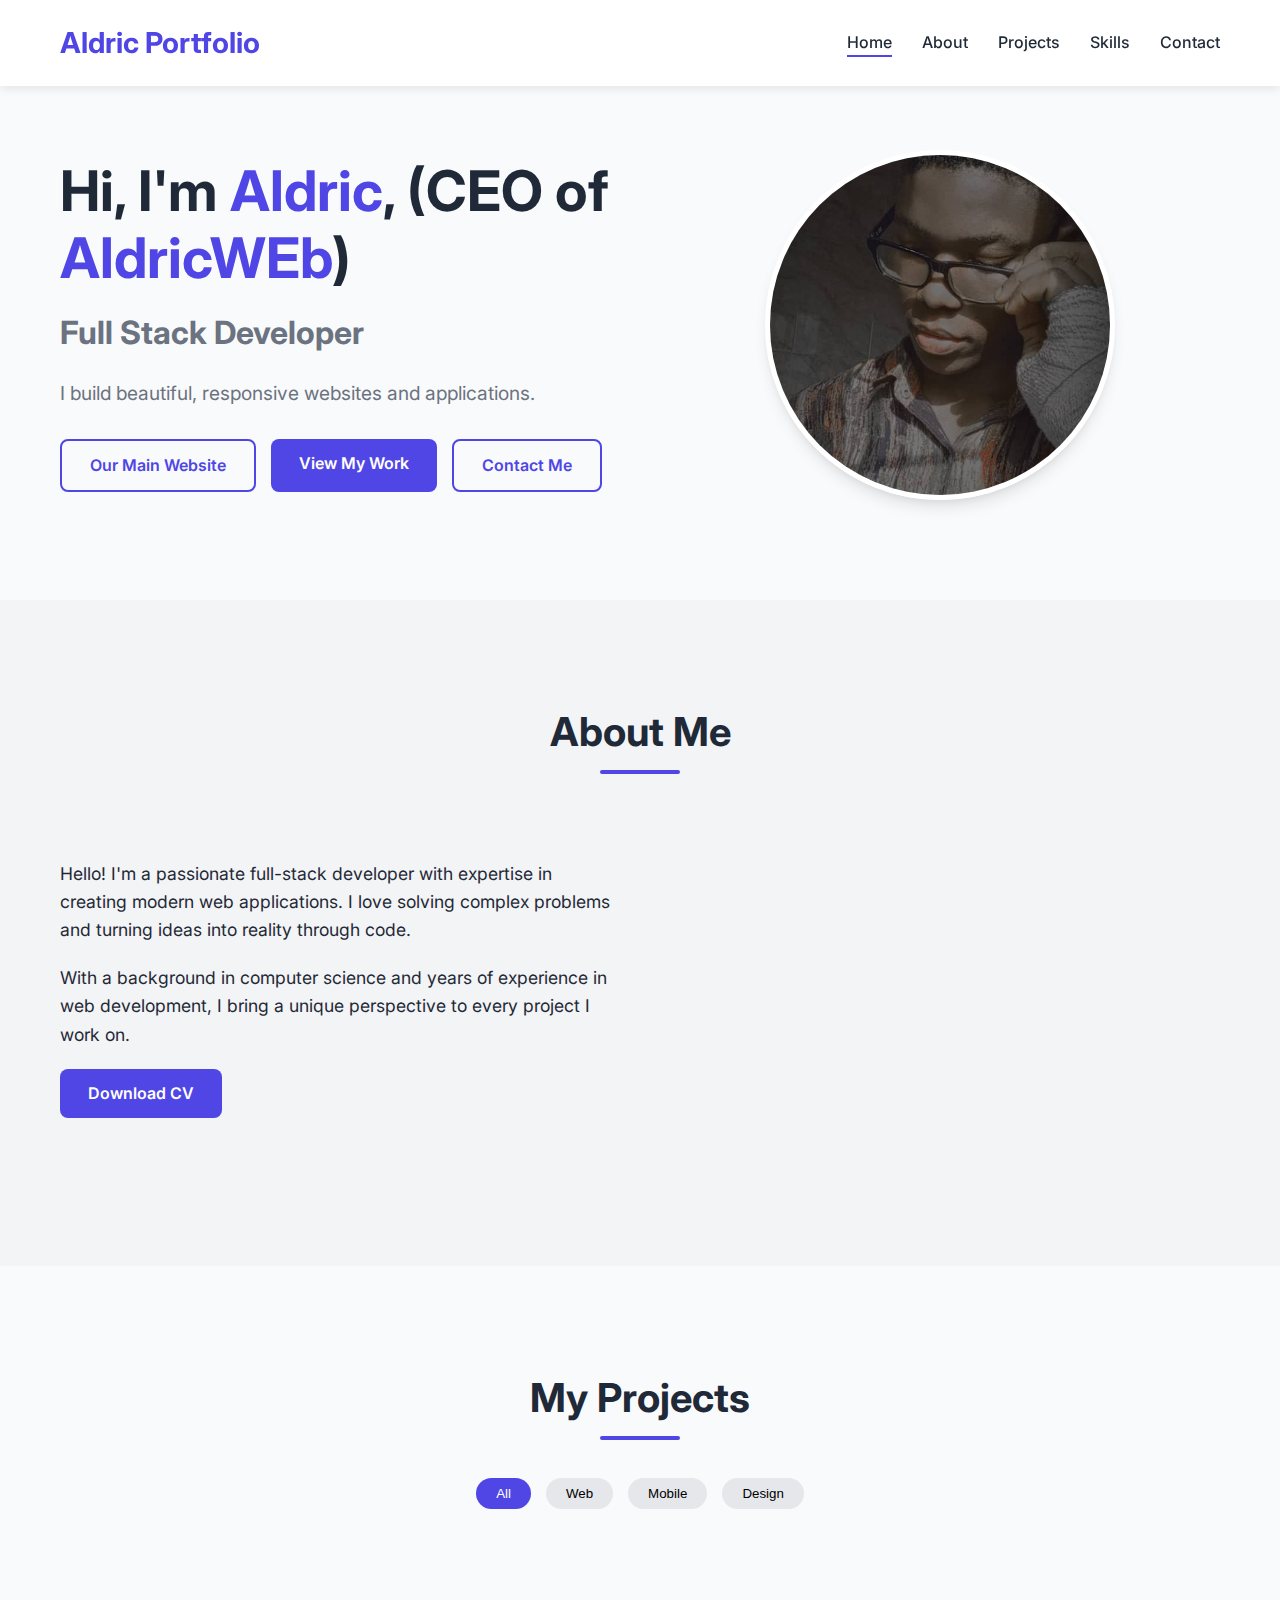
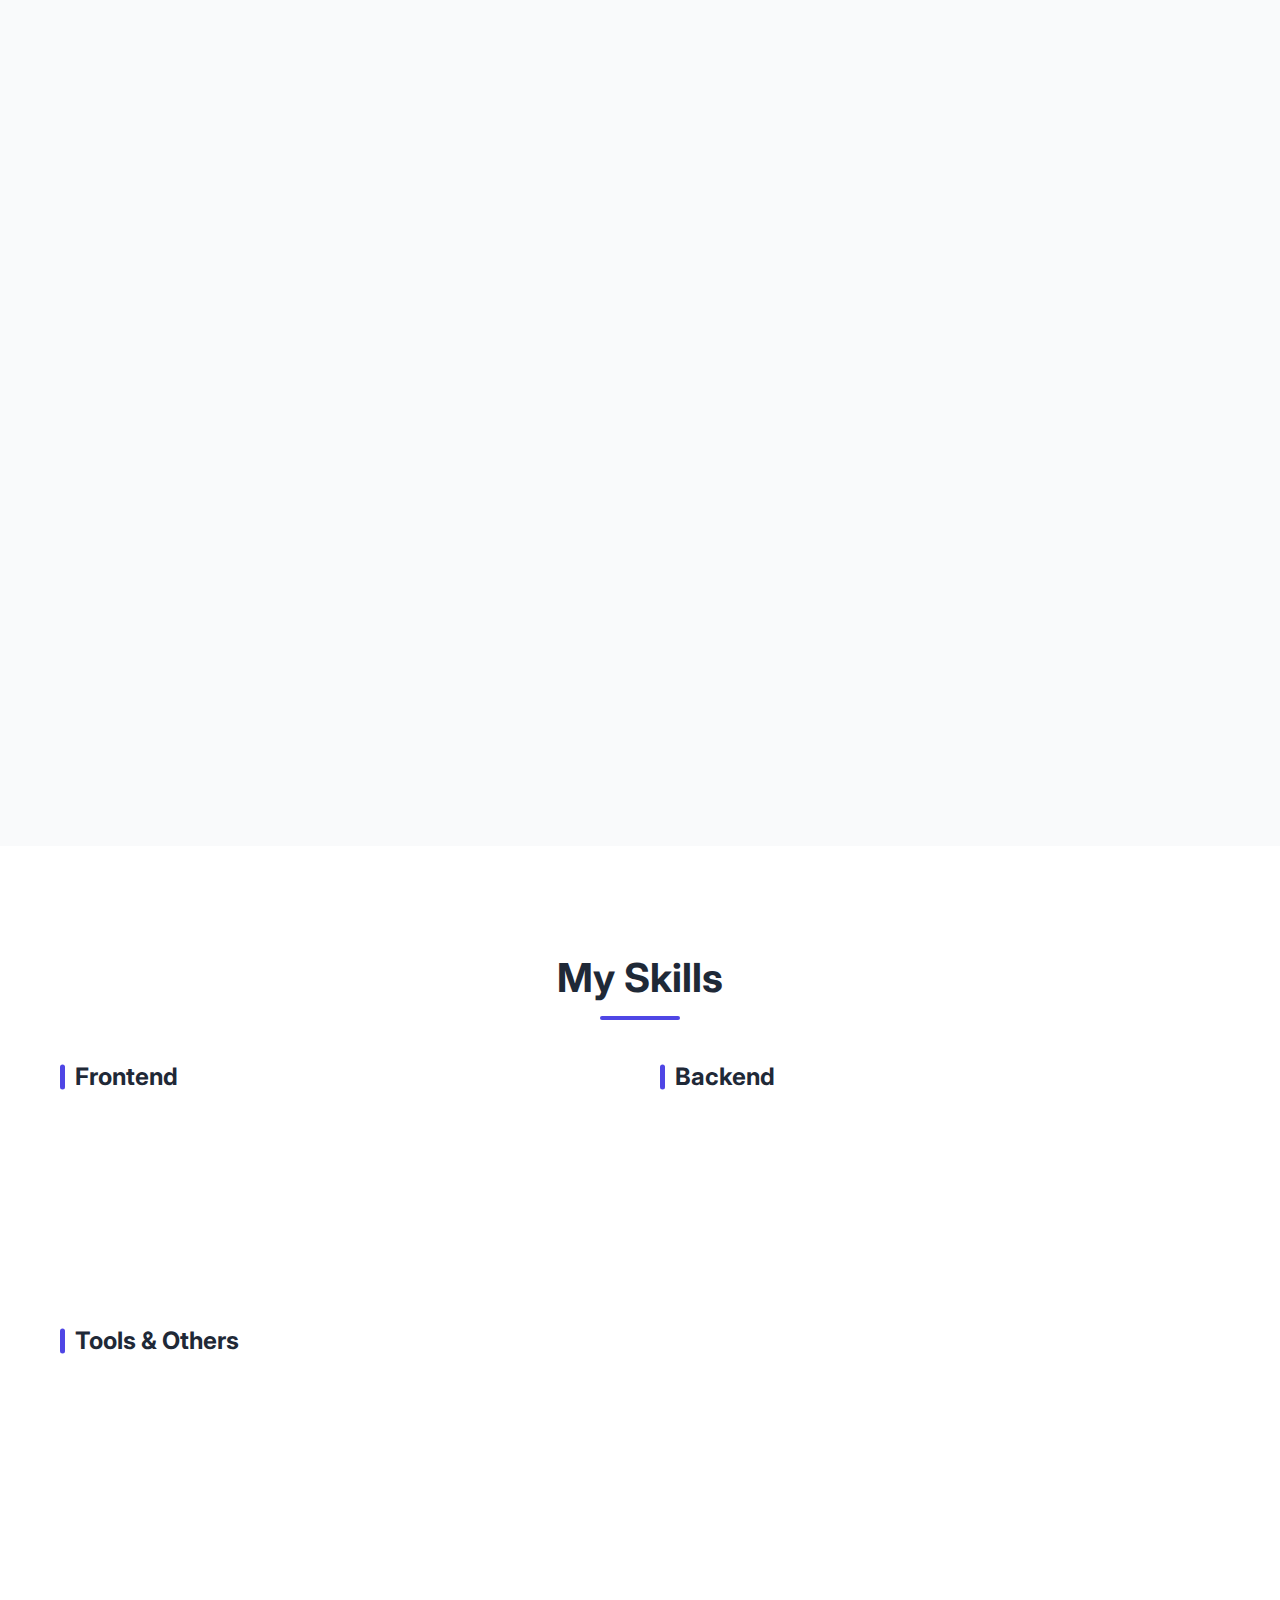
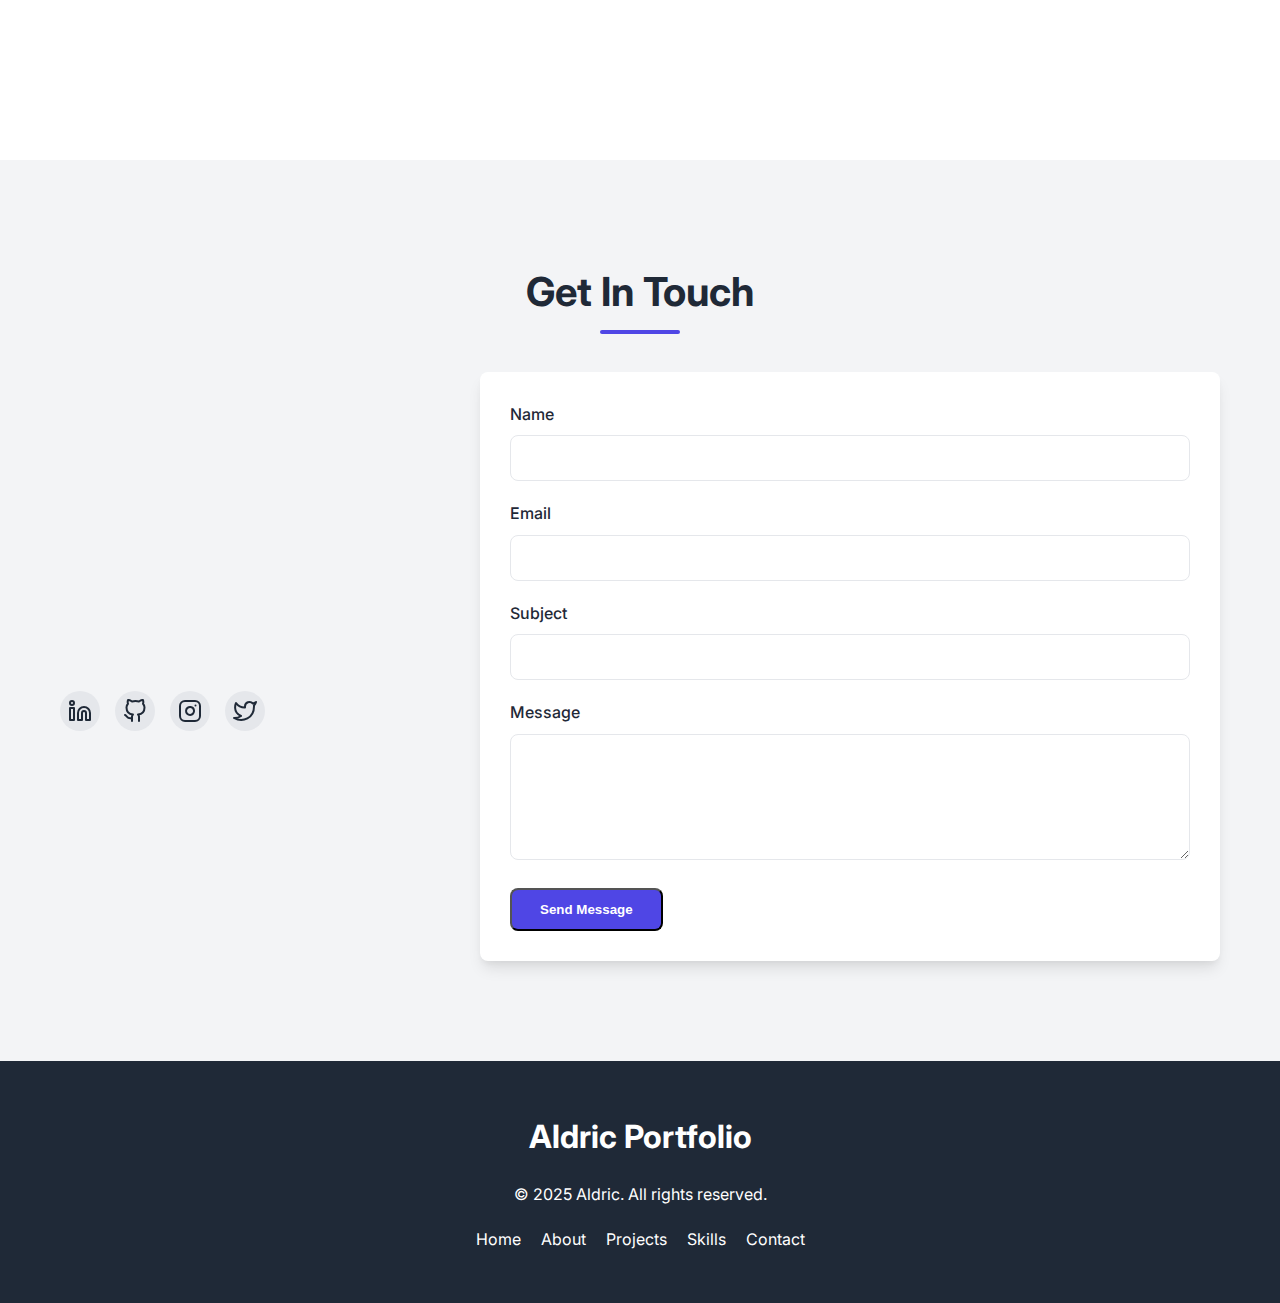
<file: index.html>
<!DOCTYPE html>
<html lang="en">
<head>
    <meta charset="UTF-8">
    <meta name="viewport" content="width=device-width, initial-scale=1.0">
    <title>Aldric Portfolio</title>
    <link rel="stylesheet" href="styles.css">
    <link rel="stylesheet" href="https://fonts.googleapis.com/css2?family=Inter:wght@300;400;500;600;700&display=swap">
    <link rel="stylesheet" href="https://cdnjs.cloudflare.com/ajax/libs/font-awesome/6.4.0/css/all.min.css">
</head>
<body>
    <div class="sidebar">
        <div class="sidebar-header">
            <div class="logo">A</div>
            <div class="sidebar-close-btn">
                <i class="fas fa-times"></i>
            </div>
        </div>
        <div class="sidebar-content">
            <ul class="sidebar-menu">
                <li><a href="#home" class="active"><i class="fas fa-home"></i> <span>Home</span></a></li>
                <li><a href="#about"><i class="fas fa-user"></i> <span>About</span></a></li>
                <li><a href="#projects"><i class="fas fa-briefcase"></i> <span>Projects</span></a></li>
                <li><a href="#skills"><i class="fas fa-code"></i> <span>Skills</span></a></li>
                <li><a href="#contact"><i class="fas fa-envelope"></i> <span>Contact</span></a></li>
            </ul>
        </div>
        <div class="sidebar-footer">
            <div class="social-links">
                <a href="https://github.com/Aldric3003" class="social-link"><i class="fab fa-github"></i></a>
                <a href="https://www.linkedin.com/in/abdulquadri-balogun-aa053230b/" class="social-link"><i class="fab fa-linkedin"></i></a>
                <a href="https://twitter.com/@Abdulquadr40124" class="social-link"><i class="fab fa-twitter"></i></a>
            </div>
        </div>
    </div>
    
    <header>
        <div class="container">
            <nav>
                <div class="logo">
                    <a href="#home">Aldric Portfolio</a>
                </div>
                <ul class="nav-links">
                    <li><a href="#home" class="active">Home</a></li>
                    <li><a href="#about">About</a></li>
                    <li><a href="#projects">Projects</a></li>
                    <li><a href="#skills">Skills</a></li>
                    <li><a href="#contact">Contact</a></li>
                </ul>
                <div class="hamburger">
                    <span></span>
                    <span></span>
                    <span></span>
                </div>
            </nav>
        </div>
    </header>

    <section id="home" class="hero">
        <div class="container">
            <div class="hero-content">
                <h1>Hi, I'm <span class="highlight">Aldric</span>, (CEO of <span class="highlight">AldricWEb</span>)</h1>
                <h2>Full Stack Developer</h2>
                <p>I build beautiful, responsive websites and applications.</p>
                <div class="cta-buttons">
                    <a href="https://dev-nimbus.github.io/DevNimbus/" class="btn secondary-btn">Our Main Website</a>
                    <a href="#projects" class="btn primary-btn">View My Work</a>
                    <a href="#contact" class="btn secondary-btn">Contact Me</a>
                </div>
            </div>
            <div class="hero-image">
                <div class="profile-img-container">
                    <!-- Replace with your actual image -->
                    <img src="scholar.jpg" alt="Profile Image">
                </div>
            </div>
        </div>
    </section>
 
    <section id="about" class="about">
        <div class="container">
            <h2 class="section-title">About Me</h2>
            <div class="about-content">
                <div class="about-text">
                    <p>Hello! I'm a passionate full-stack developer with expertise in creating modern web applications. I love solving complex problems and turning ideas into reality through code.</p>
                    <p>With a background in computer science and years of experience in web development, I bring a unique perspective to every project I work on.</p>
                    <a href="#" class="btn primary-btn">Download CV</a>
                </div>
                <div class="about-stats">
                    <div class="stat-item">
                        <span class="stat-number">1+</span>
                        <span class="stat-text">Years Experience</span>
                    </div>
                    <div class="stat-item">
                        <span class="stat-number">4+</span>
                        <span class="stat-text">Projects Completed</span>
                    </div>
                    <div class="stat-item">
                        <span class="stat-number">5+</span>
                        <span class="stat-text">Happy Clients</span>
                    </div>
                </div>
            </div>
        </div>
    </section>

    <section id="projects" class="projects">
        <div class="container">
            <h2 class="section-title">My Projects</h2>
            <div class="project-filters">
                <button class="filter-btn active" data-filter="all">All</button>
                <button class="filter-btn" data-filter="web">Web</button>
                <button class="filter-btn" data-filter="mobile">Mobile</button>
                <button class="filter-btn" data-filter="design">Design</button>
            </div>
            <div class="projects-grid">
                <div class="project-card" data-category="web">
                    <div class="project-img">
                        <iframe src="https://dev-nimbus.github.io/Ake-/" width="100%" height="300px"></iframe>
                    </div>
                    <div class="project-info">
                        <div class="project-tags">
                            <span>HTML</span>
                            <span>CSS</span>
                            <span>JavaScript</span>
                        </div>
                        <div class="project-links">
                            <a href="https://dev-nimbus.github.io/Ake-/" class="btn small-btn">View Project</a>
                            <a href="#" class="btn small-btn secondary-btn">Source Code</a>
                        </div>
                    </div>
                </div>
                <div class="project-card" data-category="mobile">
                    <div class="project-img">
                        <iframe src="https://dev-nimbus.github.io/Honey-food/" width="100%" height="300px"></iframe>
                    </div>
                    <div class="project-info">
                        <div class="project-tags">
                            <span>Html</span>
                            <span>Css</span>
                            <span>Scss</span>
                            <span>JavaScript</span>
                        </div>
                        <div class="project-links">
                            <a href="https://dev-nimbus.github.io/Honey-food/" class="btn small-btn">View Project</a>
                            <a href="#" class="btn small-btn secondary-btn">Source Code</a>
                        </div>
                    </div>
                </div>
                <div class="project-card" data-category="design">
                    <div class="project-img">
                        <iframe src="https://dev-nimbus.github.io/Future-Gadget/" width="100%" height="300px"></iframe>
                    </div>
                    <div class="project-info">
                        <div class="project-tags">
                            <span>HTML</span>
                            <span>CSS</span>
                            <span>JavaScript</span>
                        </div>
                        <div class="project-links">
                            <a href="https://dev-nimbus.github.io/Future-Gadget/" class="btn small-btn">View Project</a>
                            <a href="#" class="btn small-btn secondary-btn">Source Code</a>
                        </div>
                    </div>
                </div>
                <div class="project-card" data-category="web">
                    <div class="project-img">
                        <iframe src="http://127.0.0.1:5500/index.html" width="100%" height="300px"></iframe>
                    </div>
                    <div class="project-info">
                        <h3>Portfolio Website</h3>
                        <p>A custom portfolio website showcasing creative work.</p>
                        <div class="project-tags">
                            <span>HTML</span>
                            <span>CSS</span>
                            <span>JavaScript</span>
                        </div>
                        <div class="project-links">
                            <a href="http://127.0.0.1:5500/index.html" class="btn small-btn">View Project</a>
                            <a href="#" class="btn small-btn secondary-btn">Source Code</a>
                        </div>
                    </div>
                </div>
            </div>
        </div>
    </section>

    <section id="skills" class="skills">
        <div class="container">
            <h2 class="section-title">My Skills</h2>
            <div class="skills-content">
                <div class="skills-category">
                    <h3>Frontend</h3>
                    <div class="skills-list">
                        <div class="skill-item">
                            <div class="skill-name">HTML</div>
                            <div class="skill-bar">
                                <div class="skill-progress" style="width: 95%"></div>
                            </div>
                        </div>
                        <div class="skill-item">
                            <div class="skill-name">CSS</div>
                            <div class="skill-bar">
                                <div class="skill-progress" style="width: 90%"></div>
                            </div>
                        </div>
                        <div class="skill-item">
                            <div class="skill-name">JavaScript</div>
                            <div class="skill-bar">
                                <div class="skill-progress" style="width: 85%"></div>
                            </div>
                        </div>
                        
                    </div>
                </div>
                <div class="skills-category">
                    <h3>Backend</h3>
                    <div class="skills-list">
                        <div class="skill-item">
                            <div class="skill-name">Python</div>
                            <div class="skill-bar">
                                <div class="skill-progress" style="width: 85%"></div>
                            </div>
                        </div>
                        <div class="skill-item">
                            <div class="skill-name">Django</div>
                            <div class="skill-bar">
                                <div class="skill-progress" style="width: 80%"></div>
                            </div>
                        </div>
                        
                        </div>
                    </div>
                </div>
                <div class="skills-category">
                    <h3>Tools & Others</h3>
                    <div class="skills-list">
                        <div class="skill-item">
                            <div class="skill-name">Git</div>
                            <div class="skill-bar">
                                <div class="skill-progress" style="width: 90%"></div>
                            </div>
                        </div>
                        <div class="skill-item">
                            <div class="skill-name">Figma</div>
                            <div class="skill-bar">
                                <div class="skill-progress" style="width: 75%"></div>
                            </div>
                        </div>
                        <div class="skill-item">
                            <div class="skill-name">Docker</div>
                            <div class="skill-bar">
                                <div class="skill-progress" style="width: 65%"></div>
                            </div>
                        </div>
                        <div class="skill-item">
                            <div class="skill-name">AWS</div>
                            <div class="skill-bar">
                                <div class="skill-progress" style="width: 60%"></div>
                            </div>
                        </div>
                    </div>
                </div>
            </div>
        </div>
    </section>

    <section id="contact" class="contact">
        <div class="container">
            <h2 class="section-title">Get In Touch</h2>
            <div class="contact-content">
                <div class="contact-info">
                    <div class="contact-item">
                        <div class="contact-icon">
                            <svg xmlns="http://www.w3.org/2000/svg" width="24" height="24" viewBox="0 0 24 24" fill="none" stroke="currentColor" stroke-width="2" stroke-linecap="round" stroke-linejoin="round"><path d="M22 16.92v3a2 2 0 0 1-2.18 2 19.79 19.79 0 0 1-8.63-3.07 19.5 19.5 0 0 1-6-6 19.79 19.79 0 0 1-3.07-8.67A2 2 0 0 1 4.11 2h3a2 2 0 0 1 2 1.72 12.84 12.84 0 0 0 .7 2.81 2 2 0 0 1-.45 2.11L8.09 9.91a16 16 0 0 0 6 6l1.27-1.27a2 2 0 0 1 2.11-.45 12.84 12.84 0 0 0 2.81.7A2 2 0 0 1 22 16.92z"></path></svg>
                        </div>
                        <div class="contact-text">
                            <h3>Phone</h3>
                            <p>+2349032359849</p>
                            <p>+2348122472765</p>
                        </div>
                    </div>
                    <div class="contact-item">
                        <div class="contact-icon">
                            <svg xmlns="http://www.w3.org/2000/svg" width="24" height="24" viewBox="0 0 24 24" fill="none" stroke="currentColor" stroke-width="2" stroke-linecap="round" stroke-linejoin="round"><path d="M4 4h16c1.1 0 2 .9 2 2v12c0 1.1-.9 2-2 2H4c-1.1 0-2-.9-2-2V6c0-1.1.9-2 2-2z"></path><polyline points="22,6 12,13 2,6"></polyline></svg>
                        </div>
                        <div class="contact-text">
                            <h3>Email</h3>
                            <p>aldric3003mercenary@gmail.com</p>
                        </div>
                    </div>
                    <div class="contact-item">
                        <div class="contact-icon">
                            <svg xmlns="http://www.w3.org/2000/svg" width="24" height="24" viewBox="0 0 24 24" fill="none" stroke="currentColor" stroke-width="2" stroke-linecap="round" stroke-linejoin="round"><path d="M21 10c0 7-9 13-9 13s-9-6-9-13a9 9 0 0 1 18 0z"></path><circle cx="12" cy="10" r="3"></circle></svg>
                        </div>
                        <div class="contact-text">
                            <h3>Location</h3>
                            <p>Nigeria, Ibadan</p>
                        </div>
                    </div>
                    <div class="social-links">
                        <a href="https://www.linkedin.com/in/abdulquadri-balogun-aa053230b/" class="social-link">
                            <svg xmlns="http://www.w3.org/2000/svg" width="24" height="24" viewBox="0 0 24 24" fill="none" stroke="currentColor" stroke-width="2" stroke-linecap="round" stroke-linejoin="round"><path d="M16 8a6 6 0 0 1 6 6v7h-4v-7a2 2 0 0 0-2-2 2 2 0 0 0-2 2v7h-4v-7a6 6 0 0 1 6-6z"></path><rect x="2" y="9" width="4" height="12"></rect><circle cx="4" cy="4" r="2"></circle></svg>
                        </a>
                        <a href="https://github.com/Aldric3003" class="social-link">
                            <svg xmlns="http://www.w3.org/2000/svg" width="24" height="24" viewBox="0 0 24 24" fill="none" stroke="currentColor" stroke-width="2" stroke-linecap="round" stroke-linejoin="round"><path d="M9 19c-5 1.5-5-2.5-7-3m14 6v-3.87a3.37 3.37 0 0 0-.94-2.61c3.14-.35 6.44-1.54 6.44-7A5.44 5.44 0 0 0 20 4.77 5.07 5.07 0 0 0 19.91 1S18.73.65 16 2.48a13.38 13.38 0 0 0-7 0C6.27.65 5.09 1 5.09 1A5.07 5.07 0 0 0 5 4.77a5.44 5.44 0 0 0-1.5 3.78c0 5.42 3.3 6.61 6.44 7A3.37 3.37 0 0 0 9 18.13V22"></path></svg>
                        </a>
                        <a href="#" class="social-link">
                            <svg xmlns="http://www.w3.org/2000/svg" width="24" height="24" viewBox="0 0 24 24" fill="none" stroke="currentColor" stroke-width="2" stroke-linecap="round" stroke-linejoin="round"><rect x="2" y="2" width="20" height="20" rx="5" ry="5"></rect><path d="M16 11.37A4 4 0 1 1 12.63 8 4 4 0 0 1 16 11.37z"></path><line x1="17.5" y1="6.5" x2="17.51" y2="6.5"></line></svg>
                        </a>
                        <a href="https://twitter.com/@Abdulquadr40124" class="social-link">
                            <svg xmlns="http://www.w3.org/2000/svg" width="24" height="24" viewBox="0 0 24 24" fill="none" stroke="currentColor" stroke-width="2" stroke-linecap="round" stroke-linejoin="round"><path d="M23 3a10.9 10.9 0 0 1-3.14 1.53 4.48 4.48 0 0 0-7.86 3v1A10.66 10.66 0 0 1 3 4s-4 9 5 13a11.64 11.64 0 0 1-7 2c9 5 20 0 20-11.5a4.5 4.5 0 0 0-.08-.83A7.72 7.72 0 0 0 23 3z"></path></svg>
                        </a>
                    </div>
                </div>
                <div class="contact-form">
                    <form id="contactForm">
                        <div class="form-group">
                            <label for="name">Name</label>
                            <input type="text" id="name" name="name" required>
                        </div>
                        <div class="form-group">
                            <label for="email">Email</label>
                            <input type="email" id="email" name="email" required>
                        </div>
                        <div class="form-group">
                            <label for="subject">Subject</label>
                            <input type="text" id="subject" name="subject" required>
                        </div>
                        <div class="form-group">
                            <label for="message">Message</label>
                            <textarea id="message" name="message" rows="5" required></textarea>
                        </div>
                        <button type="submit" class="btn primary-btn">Send Message</button>
                    </form>
                </div>
            </div>
        </div>
    </section>

    <footer>
        <div class="container">
            <div class="footer-content">
                <div class="footer-logo">Aldric Portfolio</div>
                <p>© 2025 Aldric. All rights reserved.</p>
                <div class="footer-links">
                    <a href="#home">Home</a>
                    <a href="#about">About</a>
                    <a href="#projects">Projects</a>
                    <a href="#skills">Skills</a>
                    <a href="#contact">Contact</a>
                </div>
            </div>
        </div>
    </footer>

    <script src="script.js"></script>
</body>
</html>
</file>
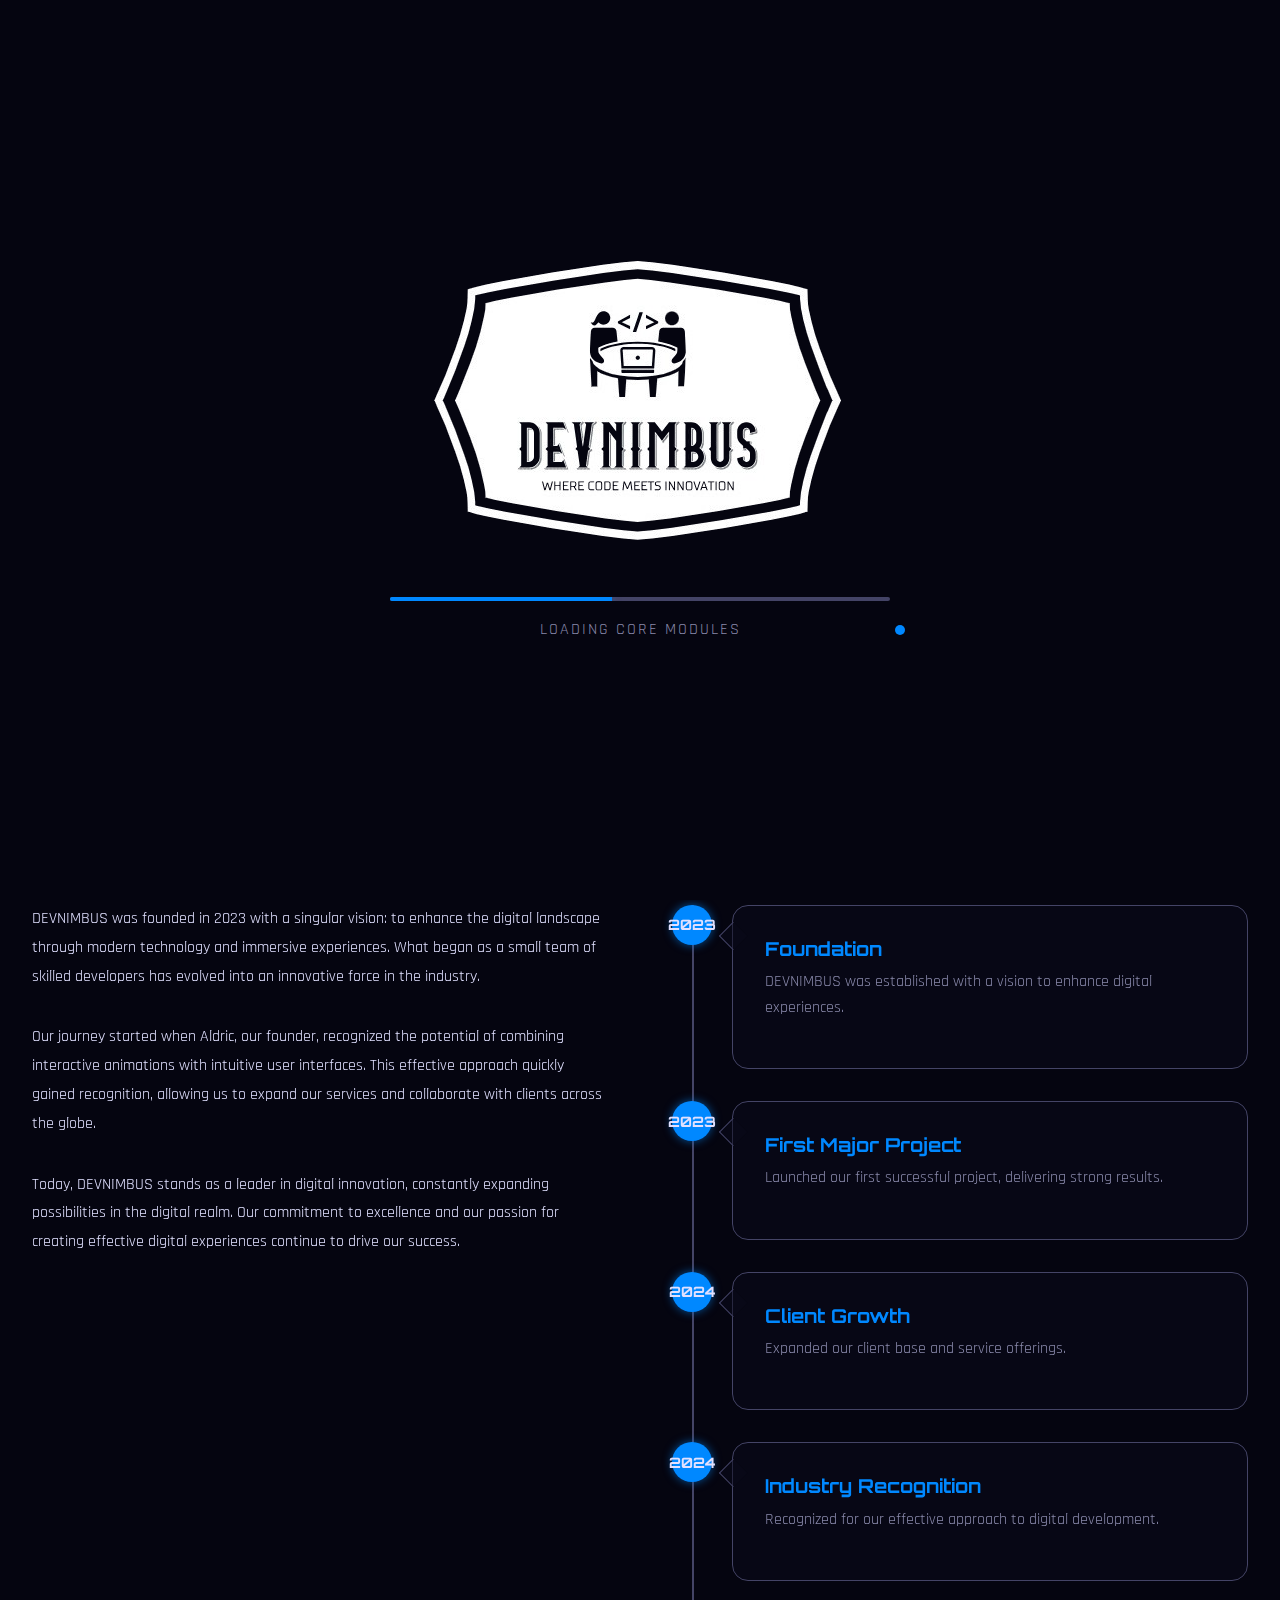
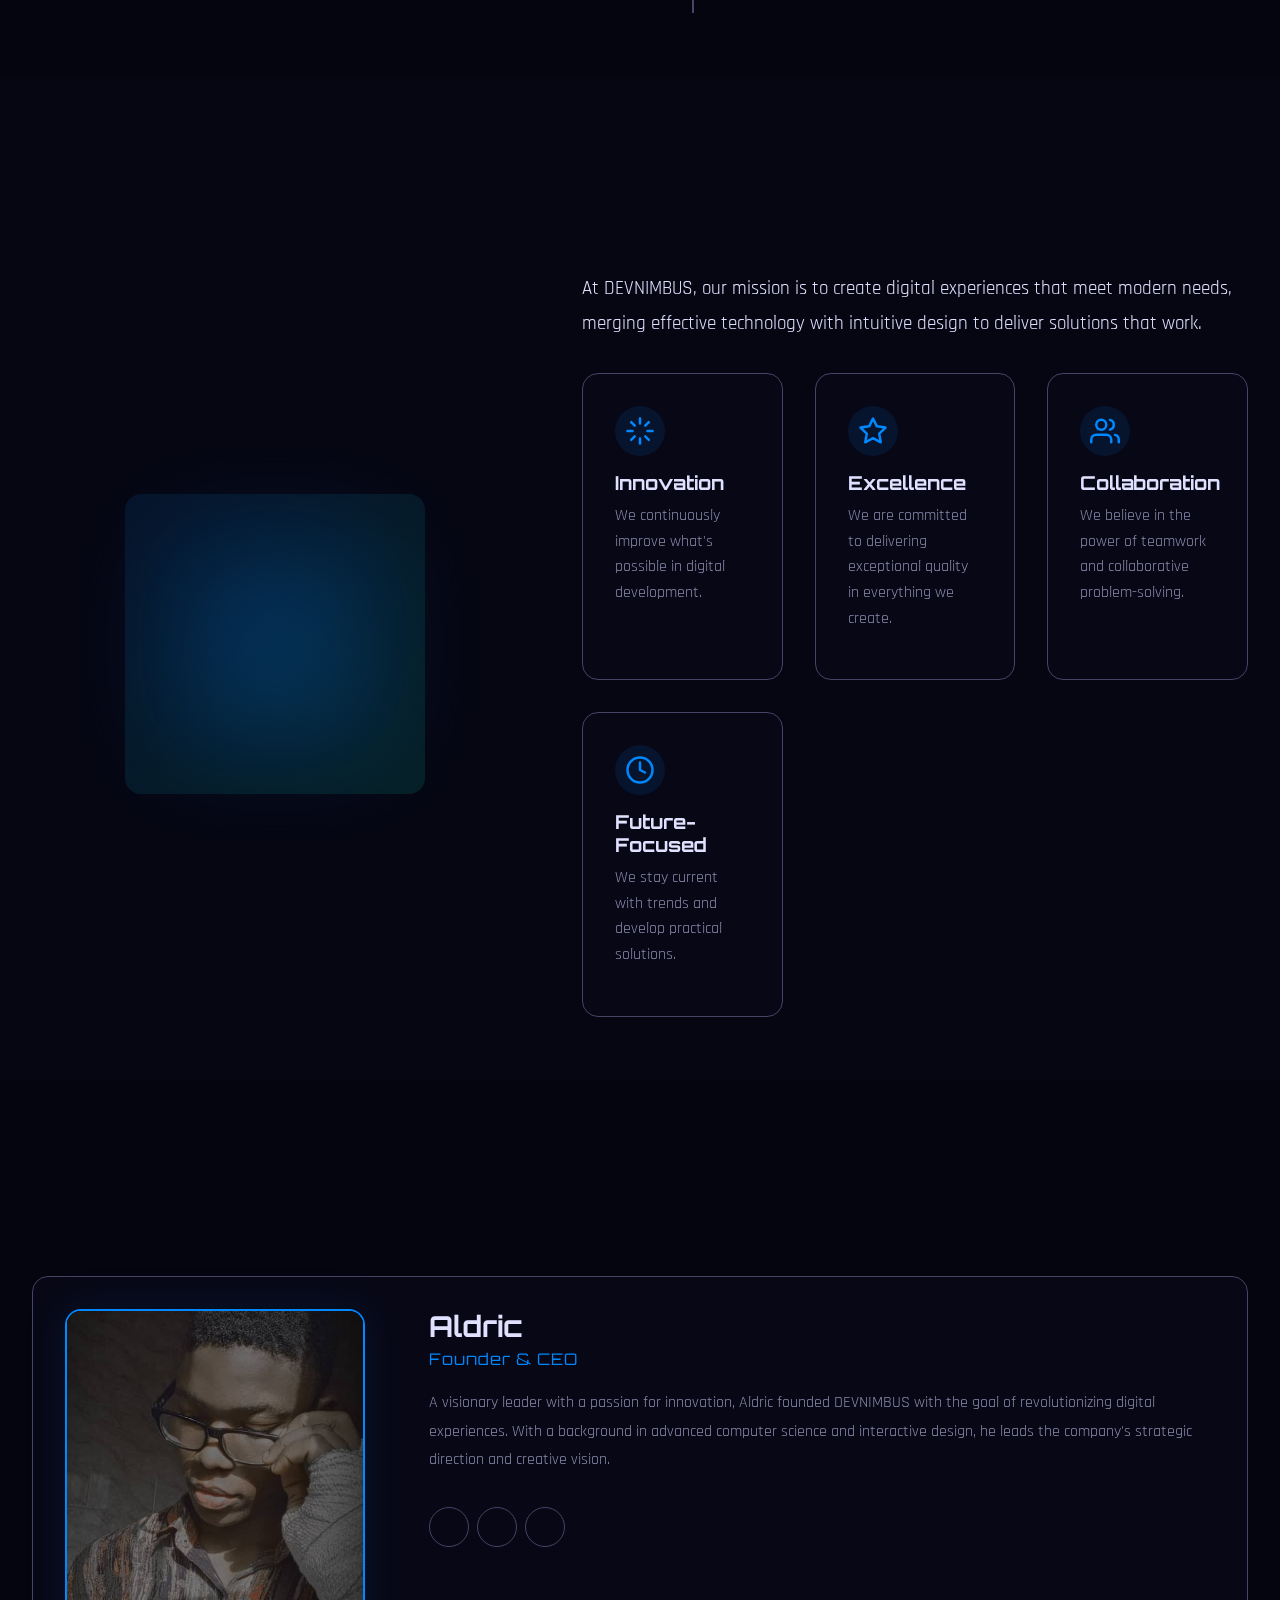
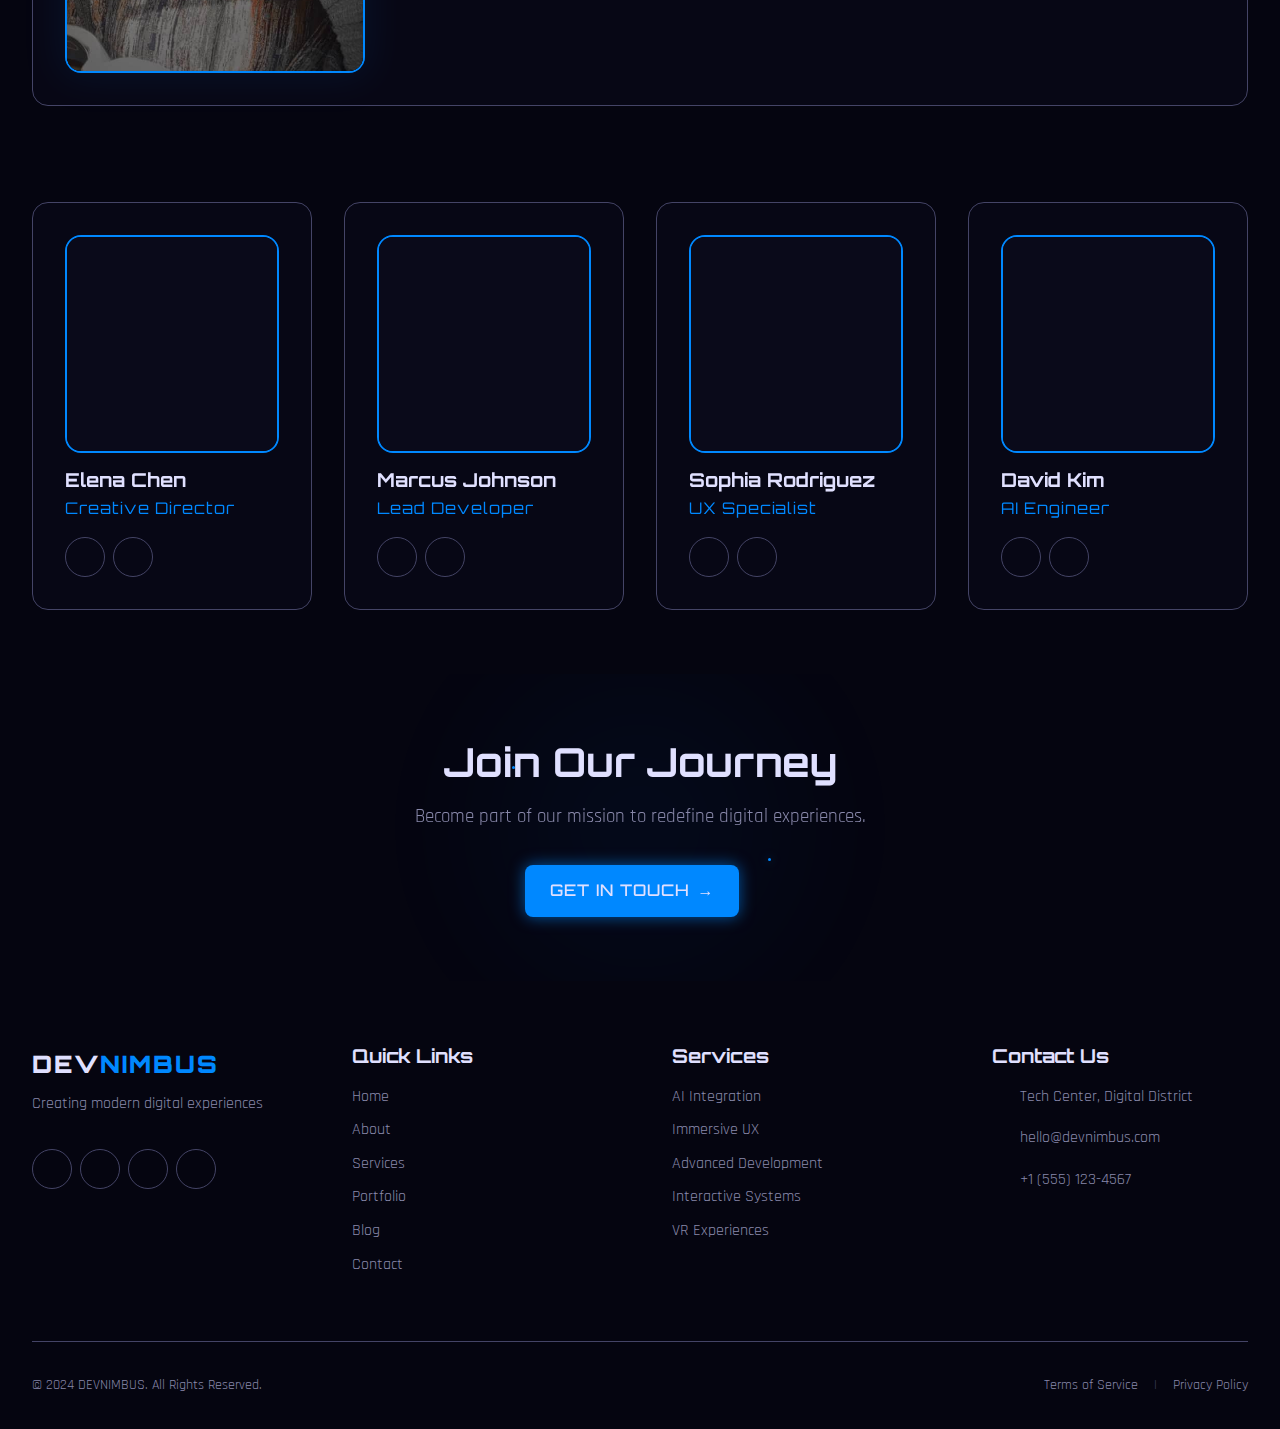
<file: about.html>
<!DOCTYPE html>
<html lang="en">
<head>
    <meta charset="UTF-8">
    <meta name="viewport" content="width=device-width, initial-scale=1.0">
    <title>About | DEVNIMBUS</title>
    <link rel="stylesheet" href="css/style.css">
    <link rel="stylesheet" href="css/animations.css">
    <link rel="stylesheet" href="css/about.css">
    <link rel="stylesheet" href="https://fonts.googleapis.com/css2?family=Orbitron:wght@400;500;700;900&family=Rajdhani:wght@300;400;500;600;700&display=swap">
</head>
<body>
  
    <div class="preloader">
        <div class="preloader-container">
            <div class="preloader-logo">
                <img src="logo.png" alt="logo">
            </div>
            <div class="preloader-bar-container">
                <div class="preloader-bar"></div>
            </div>
            <div class="preloader-text">LOADING</div>
        </div>
    </div>


    <div class="cursor-outer"></div>
    <div class="cursor-inner"></div>


    <div class="bg-grid"></div>
    <div class="bg-particles"></div>

    <header class="header">
        <div class="logo-container">
            <div class="logo">
                <span class="logo-text">DEV<span class="highlight">NIMBUS</span></span>
                <div class="logo-glow"></div>
            </div>
            <div class="logo-tagline">EST. 2025</div>
        </div>

        <div class="nav-toggle">
            <div class="nav-toggle-icon">
                <span></span>
                <span></span>
                <span></span>
            </div>
        </div>
        <span class="logo-img" >
            <img src="logo.png" alt="">
        </span>
        <nav class="nav">
            <ul class="nav-list">
                <li class="nav-item"><a href="index.html" class="nav-link">Home</a></li>
                <li class="nav-item"><a href="about.html" class="nav-link active">About</a></li>
                <li class="nav-item"><a href="services.html" class="nav-link">Services</a></li>
                <li class="nav-item"><a href="portfolio.html" class="nav-link">Portfolio</a></li>
                <li class="nav-item"><a href="blog.html" class="nav-link">Blog</a></li>
                <li class="nav-item"><a href="contact.html" class="nav-link">Contact</a></li>
            </ul>
        </nav>
    </header>

    
    <main>
      
        <section class="about-hero">
            <div class="about-hero-content">
                <h1 class="about-hero-title">
                    <span class="text-animate">About</span>
                    <span class="text-animate delay-1">DEVNIMBUS</span>
                </h1>
                <p class="about-hero-subtitle text-animate delay-2">
                    Creating modern digital experiences since 2023
                </p>
            </div>
            <div class="about-hero-visual">
                <div class="about-hero-shape"></div>
                <div class="about-hero-circuit"></div>
            </div>
        </section>

     
        <section class="our-story">
            <div class="section-header">
                <h2 class="section-title">Our Story</h2>
                <div class="section-line"></div>
            </div>
            <div class="story-container">
                <div class="story-content">
                    <p class="story-text">
                        DEVNIMBUS was founded in 2023 with a singular vision: to enhance the digital landscape through 
                        modern technology and immersive experiences. What began as a small team of skilled developers 
                        has evolved into an innovative force in the industry.
                    </p>
                    <p class="story-text">
                        Our journey started when Aldric, our founder, recognized the potential of combining 
                        interactive animations with intuitive user interfaces. This effective approach quickly gained recognition, 
                        allowing us to expand our services and collaborate with clients across the globe.
                    </p>
                    <p class="story-text">
                        Today, DEVNIMBUS stands as a leader in digital innovation, constantly expanding possibilities in 
                        the digital realm. Our commitment to excellence and our passion for 
                        creating effective digital experiences continue to drive our success.
                    </p>
                </div>
                <div class="story-timeline">
                    <div class="timeline-item">
                            <div class="timeline-year">2023</div>
                            <div class="timeline-content">
                                <h3 class="timeline-title">Foundation</h3>
                                <p class="timeline-text">DEVNIMBUS was established with a vision to enhance digital experiences.</p>
                            </div>
                        </div>
                        <div class="timeline-item">
                            <div class="timeline-year">2023</div>
                            <div class="timeline-content">
                                <h3 class="timeline-title">First Major Project</h3>
                                <p class="timeline-text">Launched our first successful project, delivering strong results.</p>
                            </div>
                        </div>
                        <div class="timeline-item">
                            <div class="timeline-year">2024</div>
                            <div class="timeline-content">
                                <h3 class="timeline-title">Client Growth</h3>
                                <p class="timeline-text">Expanded our client base and service offerings.</p>
                            </div>
                        </div>
                        <div class="timeline-item">
                            <div class="timeline-year">2024</div>
                            <div class="timeline-content">
                                <h3 class="timeline-title">Industry Recognition</h3>
                                <p class="timeline-text">Recognized for our effective approach to digital development.</p>
                            </div>
                    </div>
                </div>
            </div>
        </section>

    
        <section class="our-mission">
            <div class="section-header">
                <h2 class="section-title">Our Mission</h2>
                <div class="section-line"></div>
            </div>
            <div class="mission-container">
                <div class="mission-visual">
                    <div class="mission-shape"></div>
                    <div class="mission-glow"></div>
                </div>
                <div class="mission-content">
                    <p class="mission-text">
                        At DEVNIMBUS, our mission is to create digital experiences that meet modern needs, 
                        merging effective technology with intuitive design to deliver solutions that work.
                    </p>
                    <div class="mission-values">
                        <div class="value-item">
                            <div class="value-icon innovation"></div>
                            <h3 class="value-title">Innovation</h3>
                            <p class="value-text">We continuously improve what's possible in digital development.</p>
                        </div>
                        <div class="value-item">
                            <div class="value-icon excellence"></div>
                            <h3 class="value-title">Excellence</h3>
                            <p class="value-text">We are committed to delivering exceptional quality in everything we create.</p>
                        </div>
                        <div class="value-item">
                            <div class="value-icon collaboration"></div>
                            <h3 class="value-title">Collaboration</h3>
                            <p class="value-text">We believe in the power of teamwork and collaborative problem-solving.</p>
                        </div>
                        <div class="value-item">
                            <div class="value-icon future"></div>
                            <h3 class="value-title">Future-Focused</h3>
                            <p class="value-text">We stay current with trends and develop practical solutions.</p>
                        </div>
                    </div>
                </div>
            </div>
        </section>

    
        <section class="team" id="team">
            <div class="section-header">
                <h2 class="section-title">Our Team</h2>
                <div class="section-line"></div>
            </div>
            <div class="team-container">
                <div class="team-member founder-card" id="founder">
                    <div class="member-image-container">
                        <div class="member-image-frame">
                            <div class="member-image-placeholder">
                                <div class="member-image-text">
                                    <img src="scholar.jpg" alt="My pics">
                                </div>
                            </div>
                        </div>
                        <div class="member-image-glow"></div>
                    </div>
                    <div class="member-info">
                        <h3 class="member-name">Aldric</h3>
                        <div class="member-title">Founder & CEO</div>
                        <p class="member-bio">
                            A visionary leader with a passion for innovation, Aldric founded DEVNIMBUS with the goal of 
                            revolutionizing digital experiences. With a background in advanced computer science and 
                            interactive design, he leads the company's strategic direction and creative vision.
                        </p>
                        <div class="member-social">
                            <a href="#" class="social-link">
                                <div class="social-icon linkedin"></div>
                            </a>
                            <a href="#" class="social-link">
                                <div class="social-icon twitter"></div>
                            </a>
                            <a href="#" class="social-link">
                                <div class="social-icon github"></div>
                            </a>
                        </div>
                    </div>
                </div>
                <div class="team-grid">
                    <div class="team-member">
                        <div class="member-image-container">
                            <div class="member-image-frame">
                                <div class="member-image-placeholder"></div>
                            </div>
                        </div>
                        <div class="member-info">
                            <h3 class="member-name">Elena Chen</h3>
                            <div class="member-title">Creative Director</div>
                            <div class="member-social">
                                <a href="#" class="social-link">
                                    <div class="social-icon linkedin"></div>
                                </a>
                                <a href="#" class="social-link">
                                    <div class="social-icon twitter"></div>
                                </a>
                            </div>
                        </div>
                    </div>
                    <div class="team-member">
                        <div class="member-image-container">
                            <div class="member-image-frame">
                                <div class="member-image-placeholder"></div>
                            </div>
                        </div>
                        <div class="member-info">
                            <h3 class="member-name">Marcus Johnson</h3>
                            <div class="member-title">Lead Developer</div>
                            <div class="member-social">
                                <a href="#" class="social-link">
                                    <div class="social-icon linkedin"></div>
                                </a>
                                <a href="#" class="social-link">
                                    <div class="social-icon github"></div>
                                </a>
                            </div>
                        </div>
                    </div>
                    <div class="team-member">
                        <div class="member-image-container">
                            <div class="member-image-frame">
                                <div class="member-image-placeholder"></div>
                            </div>
                        </div>
                        <div class="member-info">
                            <h3 class="member-name">Sophia Rodriguez</h3>
                            <div class="member-title">UX Specialist</div>
                            <div class="member-social">
                                <a href="#" class="social-link">
                                    <div class="social-icon linkedin"></div>
                                </a>
                                <a href="#" class="social-link">
                                    <div class="social-icon twitter"></div>
                                </a>
                            </div>
                        </div>
                    </div>
                    <div class="team-member">
                        <div class="member-image-container">
                            <div class="member-image-frame">
                                <div class="member-image-placeholder"></div>
                            </div>
                        </div>
                        <div class="member-info">
                            <h3 class="member-name">David Kim</h3>
                            <div class="member-title">AI Engineer</div>
                            <div class="member-social">
                                <a href="#" class="social-link">
                                    <div class="social-icon linkedin"></div>
                                </a>
                                <a href="#" class="social-link">
                                    <div class="social-icon github"></div>
                                </a>
                            </div>
                        </div>
                    </div>
                </div>
            </div>
        </section>

        
        <section class="contact-cta">
            <div class="cta-content">
                <h2 class="cta-title">Join Our Journey</h2>
                <p class="cta-text">Become part of our mission to redefine digital experiences.</p>
                <a href="contact.html" class="btn btn-primary">
                    <span class="btn-text">Get In Touch</span>
                    <span class="btn-icon"></span>
                </a>
            </div>
            <div class="cta-visual">
                <div class="cta-shape"></div>
                <div class="cta-particles"></div>
            </div>
        </section>
    </main>

  
    <footer class="footer">
        <div class="footer-grid">
            <div class="footer-brand">
                <div class="footer-logo">
                    <span class="logo-text">DEV<span class="highlight">NIMBUS</span></span>
                </div>
                <p class="footer-tagline">Creating modern digital experiences</p>
                <div class="footer-social">
                    <a href="#" class="social-link">
                        <div class="social-icon linkedin"></div>
                    </a>
                    <a href="#" class="social-link">
                        <div class="social-icon twitter"></div>
                    </a>
                    <a href="#" class="social-link">
                        <div class="social-icon github"></div>
                    </a>
                    <a href="#" class="social-link">
                        <div class="social-icon instagram"></div>
                    </a>
                </div>
            </div>
            <div class="footer-links">
                <h3 class="footer-title">Quick Links</h3>
                <ul class="footer-list">
                    <li><a href="index.html">Home</a></li>
                    <li><a href="about.html">About</a></li>
                    <li><a href="services.html">Services</a></li>
                    <li><a href="portfolio.html">Portfolio</a></li>
                    <li><a href="blog.html">Blog</a></li>
                    <li><a href="contact.html">Contact</a></li>
                </ul>
            </div>
            <div class="footer-links">
                <h3 class="footer-title">Services</h3>
                <ul class="footer-list">
                    <li><a href="services.html#ai">AI Integration</a></li>
                    <li><a href="services.html#ux">Immersive UX</a></li>
                    <li><a href="services.html#advanced">Advanced Development</a></li>
                    <li><a href="services.html#interactive">Interactive Systems</a></li>
                    <li><a href="services.html#vr">VR Experiences</a></li>
                </ul>
            </div>
            <div class="footer-contact">
                <h3 class="footer-title">Contact Us</h3>
                <div class="contact-info">
                    <div class="contact-item">
                        <div class="contact-icon location"></div>
                        <span class="contact-text">Tech Center, Digital District</span>
                    </div>
                    <div class="contact-item">
                        <div class="contact-icon email"></div>
                        <span class="contact-text">hello@devnimbus.com</span>
                    </div>
                    <div class="contact-item">
                        <div class="contact-icon phone"></div>
                        <span class="contact-text">+1 (555) 123-4567</span>
                    </div>
                </div>
            </div>
        </div>
        <div class="footer-bottom">
            <div class="copyright">
                &copy; 2024 DEVNIMBUS. All Rights Reserved.
            </div>
            <div class="footer-legal">
                <a href="terms.html">Terms of Service</a>
                <span class="separator">|</span>
                <a href="privacy.html">Privacy Policy</a>
            </div>
        </div>
    </footer>

    <script src="js/animations.js"></script>
    <script src="js/services.js"></script>
    <script src="js/cursor.js"></script>
    <script src="js/portfolio.js"></script>
    <script src="js/navigation.js"></script>
    <script src="js/preloader.js"></script>
    <script src="js/main.js"></script>
    <script src="js/contact.js"></script>
</body>
</html>
</file>
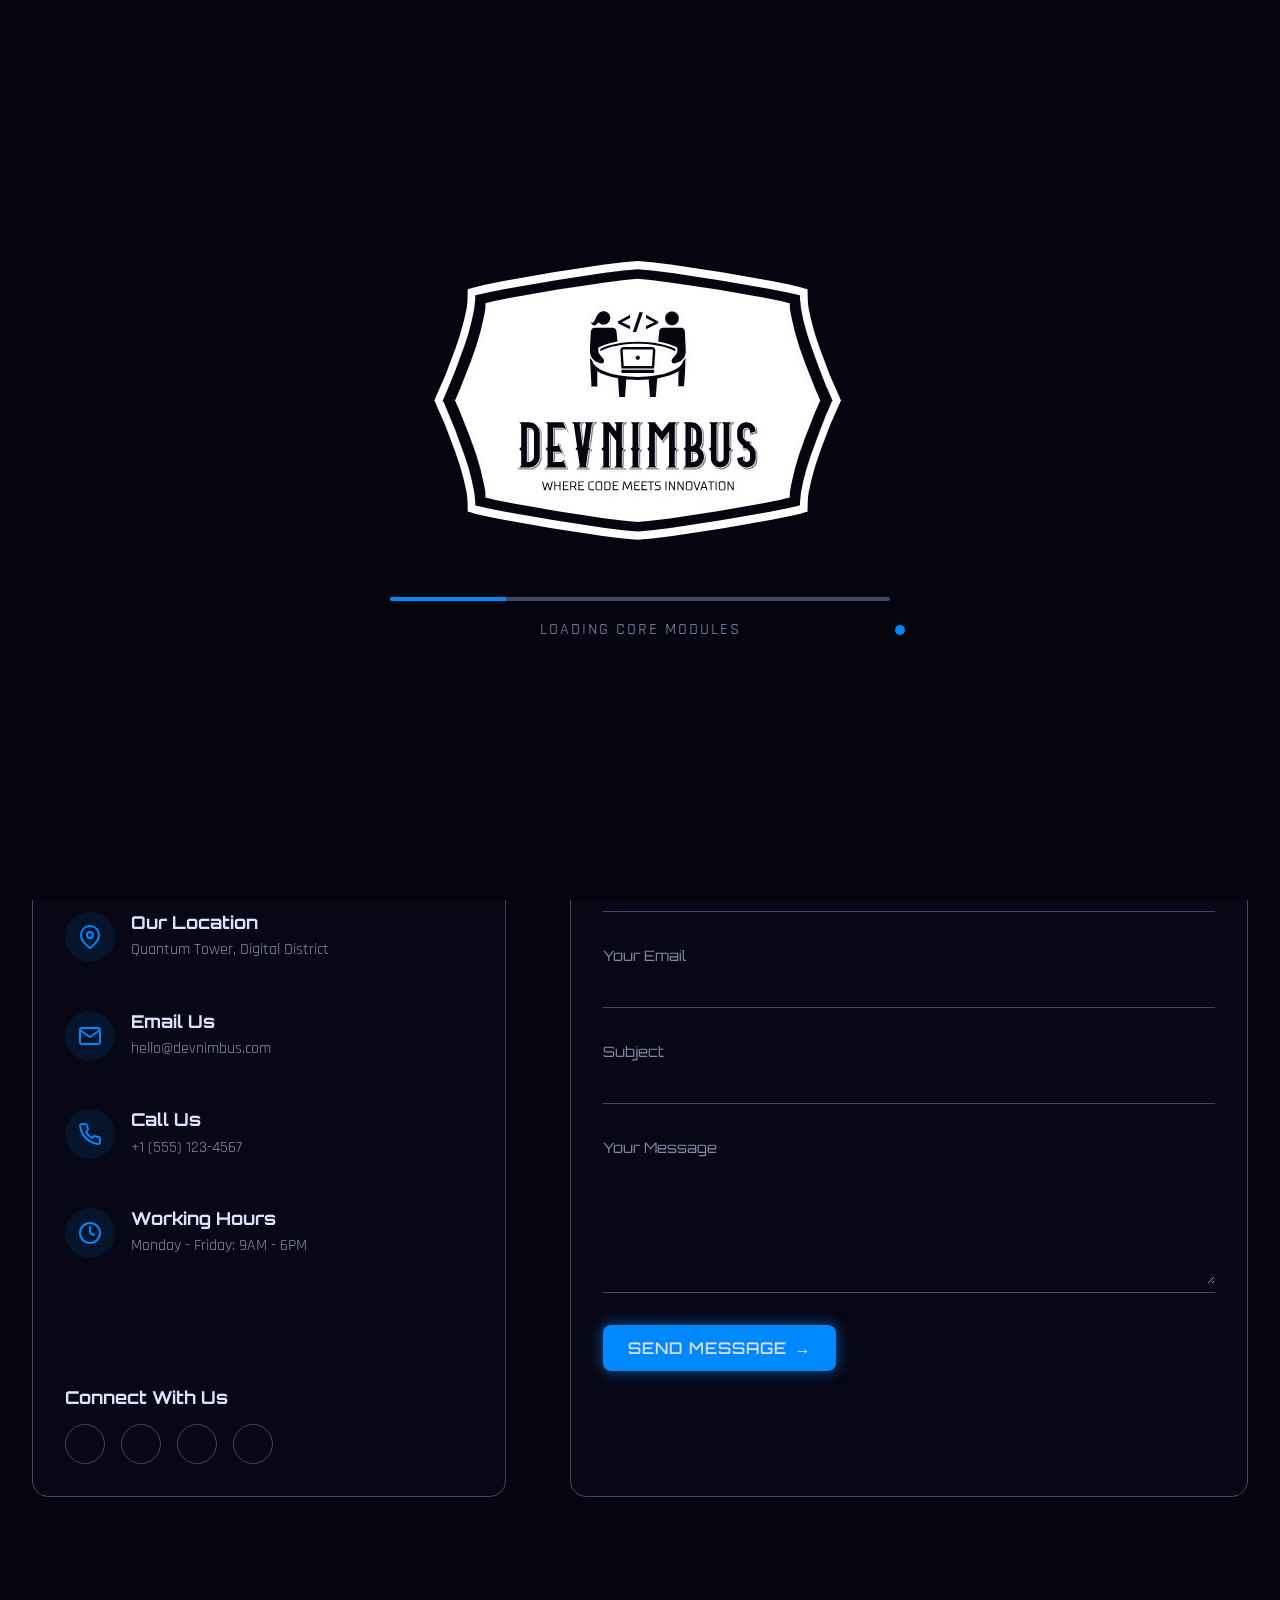
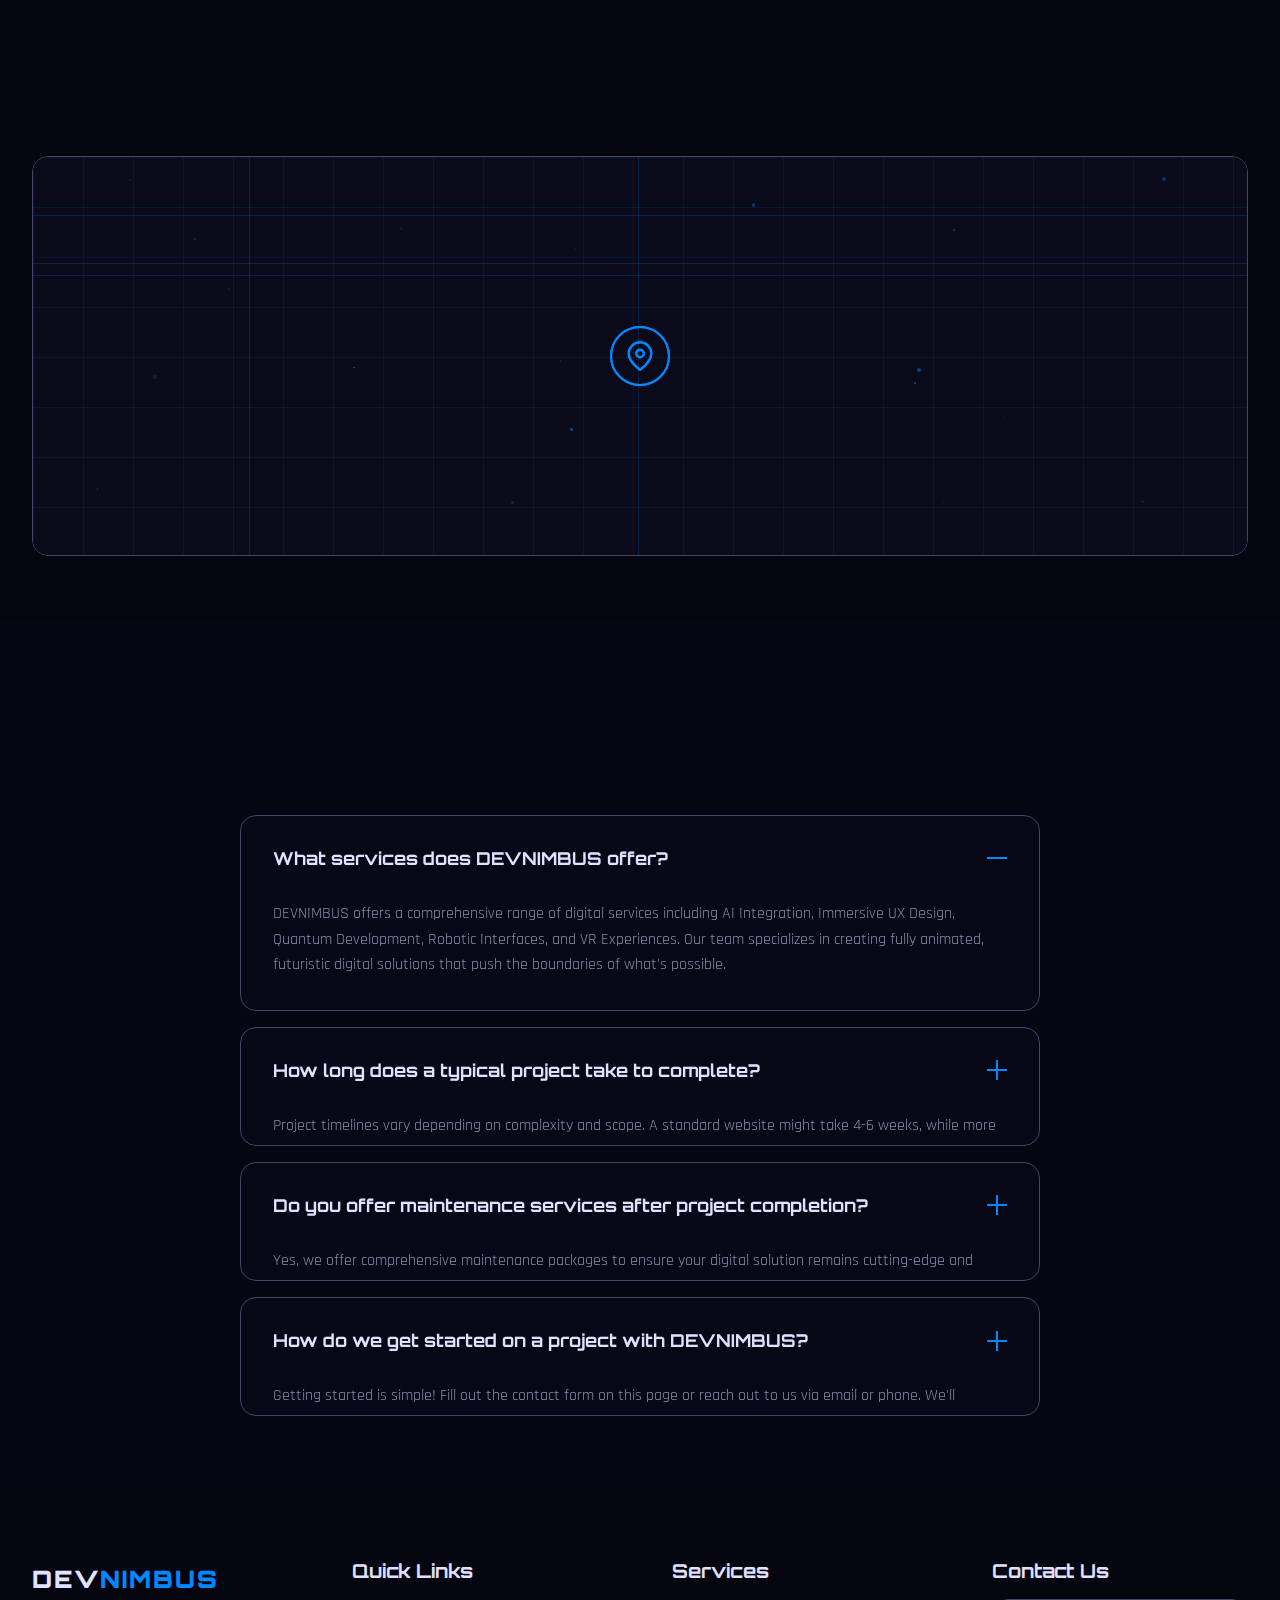
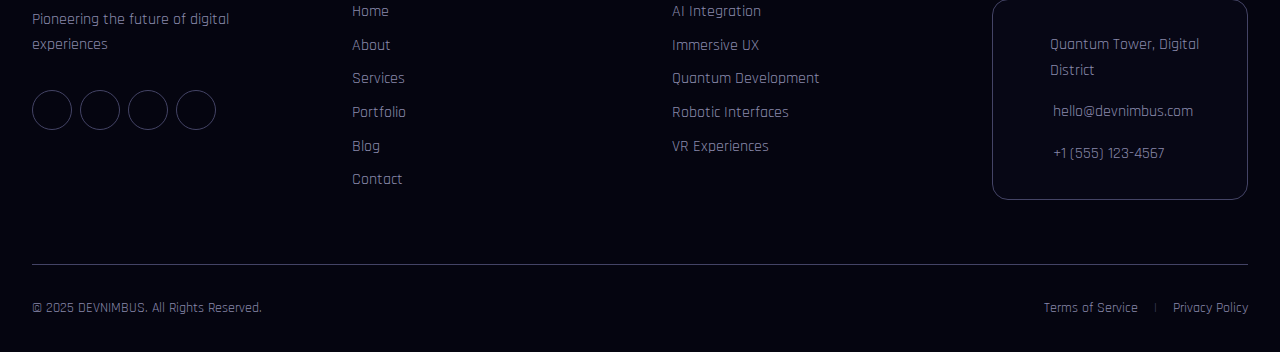
<file: contact.html>
<!DOCTYPE html>
<html lang="en">
<head>
    <meta charset="UTF-8">
    <meta name="viewport" content="width=device-width, initial-scale=1.0">
    <title>Contact | DEVNIMBUS</title>
    <link rel="stylesheet" href="css/style.css">
    <link rel="stylesheet" href="css/animations.css">
    <link rel="stylesheet" href="css/contact.css">
    <link rel="stylesheet" href="https://fonts.googleapis.com/css2?family=Orbitron:wght@400;500;700;900&family=Rajdhani:wght@300;400;500;600;700&display=swap">
</head>
<body>
    
    <div class="preloader">
        <div class="preloader-container">
            <div class="preloader-logo">
                <img src="logo.png" alt="logo">
            </div>
            <div class="preloader-bar-container">
                <div class="preloader-bar"></div>
            </div>
            <div class="preloader-text">INITIALIZING SYSTEMS</div>
        </div>
    </div>

  
    <div class="cursor-outer"></div>
    <div class="cursor-inner"></div>

 
    <div class="bg-grid"></div>
    <div class="bg-particles"></div>

    <header class="header">
        <div class="logo-container">
            <div class="logo">
                <span class="logo-text">DEV<span class="highlight">NIMBUS</span></span>
                <div class="logo-glow"></div>
            </div>
            <div class="logo-tagline">EST. 2025</div>
        </div>

        <div class="nav-toggle">
            <div class="nav-toggle-icon">
                <span></span>
                <span></span>
                <span></span>
            </div>
        </div>
        <span class="logo-img" >
            <img src="logo.png" alt="">
        </span>
        <nav class="nav">
            <ul class="nav-list">
                <li class="nav-item"><a href="index.html" class="nav-link">Home</a></li>
                <li class="nav-item"><a href="about.html" class="nav-link">About</a></li>
                <li class="nav-item"><a href="services.html" class="nav-link">Services</a></li>
                <li class="nav-item"><a href="portfolio.html" class="nav-link">Portfolio</a></li>
                <li class="nav-item"><a href="blog.html" class="nav-link">Blog</a></li>
                <li class="nav-item"><a href="contact.html" class="nav-link active">Contact</a></li>
            </ul>
        </nav>
    </header>


    <main>
  
        <section class="contact-hero">
            <div class="contact-hero-content">
                <h1 class="contact-hero-title">
                    <span class="text-animate">Get In</span>
                    <span class="text-animate delay-1">Touch</span>
                </h1>
                <p class="contact-hero-subtitle text-animate delay-2">
                    Let's create something extraordinary together
                </p>
            </div>
            <div class="contact-hero-visual">
                <div class="contact-hero-shape"></div>
                <div class="contact-hero-circuit"></div>
            </div>
        </section>

     
        <section class="contact-form-section">
            <div class="contact-container">
                <div class="contact-info">
                    <div class="section-header">
                        <h2 class="section-title">Contact Information</h2>
                        <div class="section-line"></div>
                    </div>
                    <div class="info-container">
                        <div class="info-item">
                            <div class="info-icon location"></div>
                            <div class="info-content">
                                <h3 class="info-title">Our Location</h3>
                                <p class="info-text">Quantum Tower, Digital District</p>
                            </div>
                        </div>
                        <div class="info-item">
                            <div class="info-icon email"></div>
                            <div class="info-content">
                                <h3 class="info-title">Email Us</h3>
                                <p class="info-text">hello@devnimbus.com</p>
                            </div>
                        </div>
                        <div class="info-item">
                            <div class="info-icon phone"></div>
                            <div class="info-content">
                                <h3 class="info-title">Call Us</h3>
                                <p class="info-text">+1 (555) 123-4567</p>
                            </div>
                        </div>
                        <div class="info-item">
                            <div class="info-icon hours"></div>
                            <div class="info-content">
                                <h3 class="info-title">Working Hours</h3>
                                <p class="info-text">Monday - Friday: 9AM - 6PM</p>
                            </div>
                        </div>
                    </div>
                    <div class="social-container">
                        <h3 class="social-title">Connect With Us</h3>
                        <div class="social-links">
                            <a href="#" class="social-link">
                                <div class="social-icon linkedin"></div>
                            </a>
                            <a href="#" class="social-link">
                                <div class="social-icon twitter"></div>
                            </a>
                            <a href="#" class="social-link">
                                <div class="social-icon github"></div>
                            </a>
                            <a href="#" class="social-link">
                                <div class="social-icon instagram"></div>
                            </a>
                        </div>
                    </div>
                </div>
                <div class="contact-form">
                    <div class="section-header">
                        <h2 class="section-title">Send Us a Message</h2>
                        <div class="section-line"></div>
                    </div>
                    <form id="contactForm" class="form">
                        <div class="form-group">
                            <div class="form-field">
                                <label for="name" class="form-label">Your Name</label>
                                <input type="text" id="name" name="name" class="form-input" required>
                                <div class="form-line"></div>
                            </div>
                        </div>
                        <div class="form-group">
                            <div class="form-field">
                                <label for="email" class="form-label">Your Email</label>
                                <input type="email" id="email" name="email" class="form-input" required>
                                <div class="form-line"></div>
                            </div>
                        </div>
                        <div class="form-group">
                            <div class="form-field">
                                <label for="subject" class="form-label">Subject</label>
                                <input type="text" id="subject" name="subject" class="form-input" required>
                                <div class="form-line"></div>
                            </div>
                        </div>
                        <div class="form-group">
                            <div class="form-field">
                                <label for="message" class="form-label">Your Message</label>
                                <textarea id="message" name="message" class="form-textarea" rows="5" required></textarea>
                                <div class="form-line"></div>
                            </div>
                        </div>
                        <div class="form-group">
                            <button type="submit" class="btn btn-primary">
                                <span class="btn-text">Send Message</span>
                                <span class="btn-icon"></span>
                            </button>
                        </div>
                    </form>
                </div>
            </div>
        </section>

      
        <section class="map-section">
            <div class="section-header">
                <h2 class="section-title">Find Us</h2>
                <div class="section-line"></div>
            </div>
            <div class="map-container">
                <div class="map-placeholder">
                    <div class="map-overlay">
                        <div class="map-pin"></div>
                        <div class="map-ripple"></div>
                    </div>
                    <div class="map-grid"></div>
                </div>
            </div>
        </section>

        <section class="faq-section">
            <div class="section-header">
                <h2 class="section-title">Frequently Asked Questions</h2>
                <div class="section-line"></div>
            </div>
            <div class="faq-container">
                <div class="faq-item">
                    <div class="faq-question">
                        <h3 class="question-text">What services does DEVNIMBUS offer?</h3>
                        <div class="question-icon"></div>
                    </div>
                    <div class="faq-answer">
                        <p>DEVNIMBUS offers a comprehensive range of digital services including AI Integration, Immersive UX Design, Quantum Development, Robotic Interfaces, and VR Experiences. Our team specializes in creating fully animated, futuristic digital solutions that push the boundaries of what's possible.</p>
                    </div>
                </div>
                <div class="faq-item">
                    <div class="faq-question">
                        <h3 class="question-text">How long does a typical project take to complete?</h3>
                        <div class="question-icon"></div>
                    </div>
                    <div class="faq-answer">
                        <p>Project timelines vary depending on complexity and scope. A standard website might take 4-6 weeks, while more complex platforms with extensive animations and custom functionality can take 2-4 months. During our initial consultation, we'll provide a detailed timeline based on your specific requirements.</p>
                    </div>
                </div>
                <div class="faq-item">
                    <div class="faq-question">
                        <h3 class="question-text">Do you offer maintenance services after project completion?</h3>
                        <div class="question-icon"></div>
                    </div>
                    <div class="faq-answer">
                        <p>Yes, we offer comprehensive maintenance packages to ensure your digital solution remains cutting-edge and functions flawlessly. Our maintenance services include regular updates, performance optimization, security monitoring, and technical support.</p>
                    </div>
                </div>
                <div class="faq-item">
                    <div class="faq-question">
                        <h3 class="question-text">How do we get started on a project with DEVNIMBUS?</h3>
                        <div class="question-icon"></div>
                    </div>
                    <div class="faq-answer">
                        <p>Getting started is simple! Fill out the contact form on this page or reach out to us via email or phone. We'll schedule an initial consultation to discuss your vision, requirements, and objectives. From there, we'll develop a proposal outlining the scope, timeline, and investment for your project.</p>
                    </div>
                </div>
            </div>
        </section>
    </main>


    <footer class="footer">
        <div class="footer-grid">
            <div class="footer-brand">
                <div class="footer-logo">
                    <span class="logo-text">DEV<span class="highlight">NIMBUS</span></span>
                </div>
                <p class="footer-tagline">Pioneering the future of digital experiences</p>
                <div class="footer-social">
                    <a href="#" class="social-link">
                        <div class="social-icon linkedin"></div>
                    </a>
                    <a href="#" class="social-link">
                        <div class="social-icon twitter"></div>
                    </a>
                    <a href="#" class="social-link">
                        <div class="social-icon github"></div>
                    </a>
                    <a href="#" class="social-link">
                        <div class="social-icon instagram"></div>
                    </a>
                </div>
            </div>
            <div class="footer-links">
                <h3 class="footer-title">Quick Links</h3>
                <ul class="footer-list">
                    <li><a href="index.html">Home</a></li>
                    <li><a href="about.html">About</a></li>
                    <li><a href="services.html">Services</a></li>
                    <li><a href="portfolio.html">Portfolio</a></li>
                    <li><a href="blog.html">Blog</a></li>
                    <li><a href="contact.html">Contact</a></li>
                </ul>
            </div>
            <div class="footer-links">
                <h3 class="footer-title">Services</h3>
                <ul class="footer-list">
                    <li><a href="services.html#ai">AI Integration</a></li>
                    <li><a href="services.html#ux">Immersive UX</a></li>
                    <li><a href="services.html#quantum">Quantum Development</a></li>
                    <li><a href="services.html#robotics">Robotic Interfaces</a></li>
                    <li><a href="services.html#vr">VR Experiences</a></li>
                </ul>
            </div>
            <div class="footer-contact">
                <h3 class="footer-title">Contact Us</h3>
                <div class="contact-info">
                    <div class="contact-item">
                        <div class="contact-icon location"></div>
                        <span class="contact-text">Quantum Tower, Digital District</span>
                    </div>
                    <div class="contact-item">
                        <div class="contact-icon email"></div>
                        <span class="contact-text">hello@devnimbus.com</span>
                    </div>
                    <div class="contact-item">
                        <div class="contact-icon phone"></div>
                        <span class="contact-text">+1 (555) 123-4567</span>
                    </div>
                </div>
            </div>
        </div>
        <div class="footer-bottom">
            <div class="copyright">
                &copy; 2025 DEVNIMBUS. All Rights Reserved.
            </div>
            <div class="footer-legal">
                <a href="terms.html">Terms of Service</a>
                <span class="separator">|</span>
                <a href="privacy.html">Privacy Policy</a>
            </div>
        </div>
    </footer>

    <script src="js/animations.js"></script>
    <script src="js/services.js"></script>
    <script src="js/cursor.js"></script>
    <script src="js/portfolio.js"></script>
    <script src="js/navigation.js"></script>
    <script src="js/preloader.js"></script>
    <script src="js/main.js"></script>
    <script src="js/contact.js"></script>
</body>
</html>
</file>
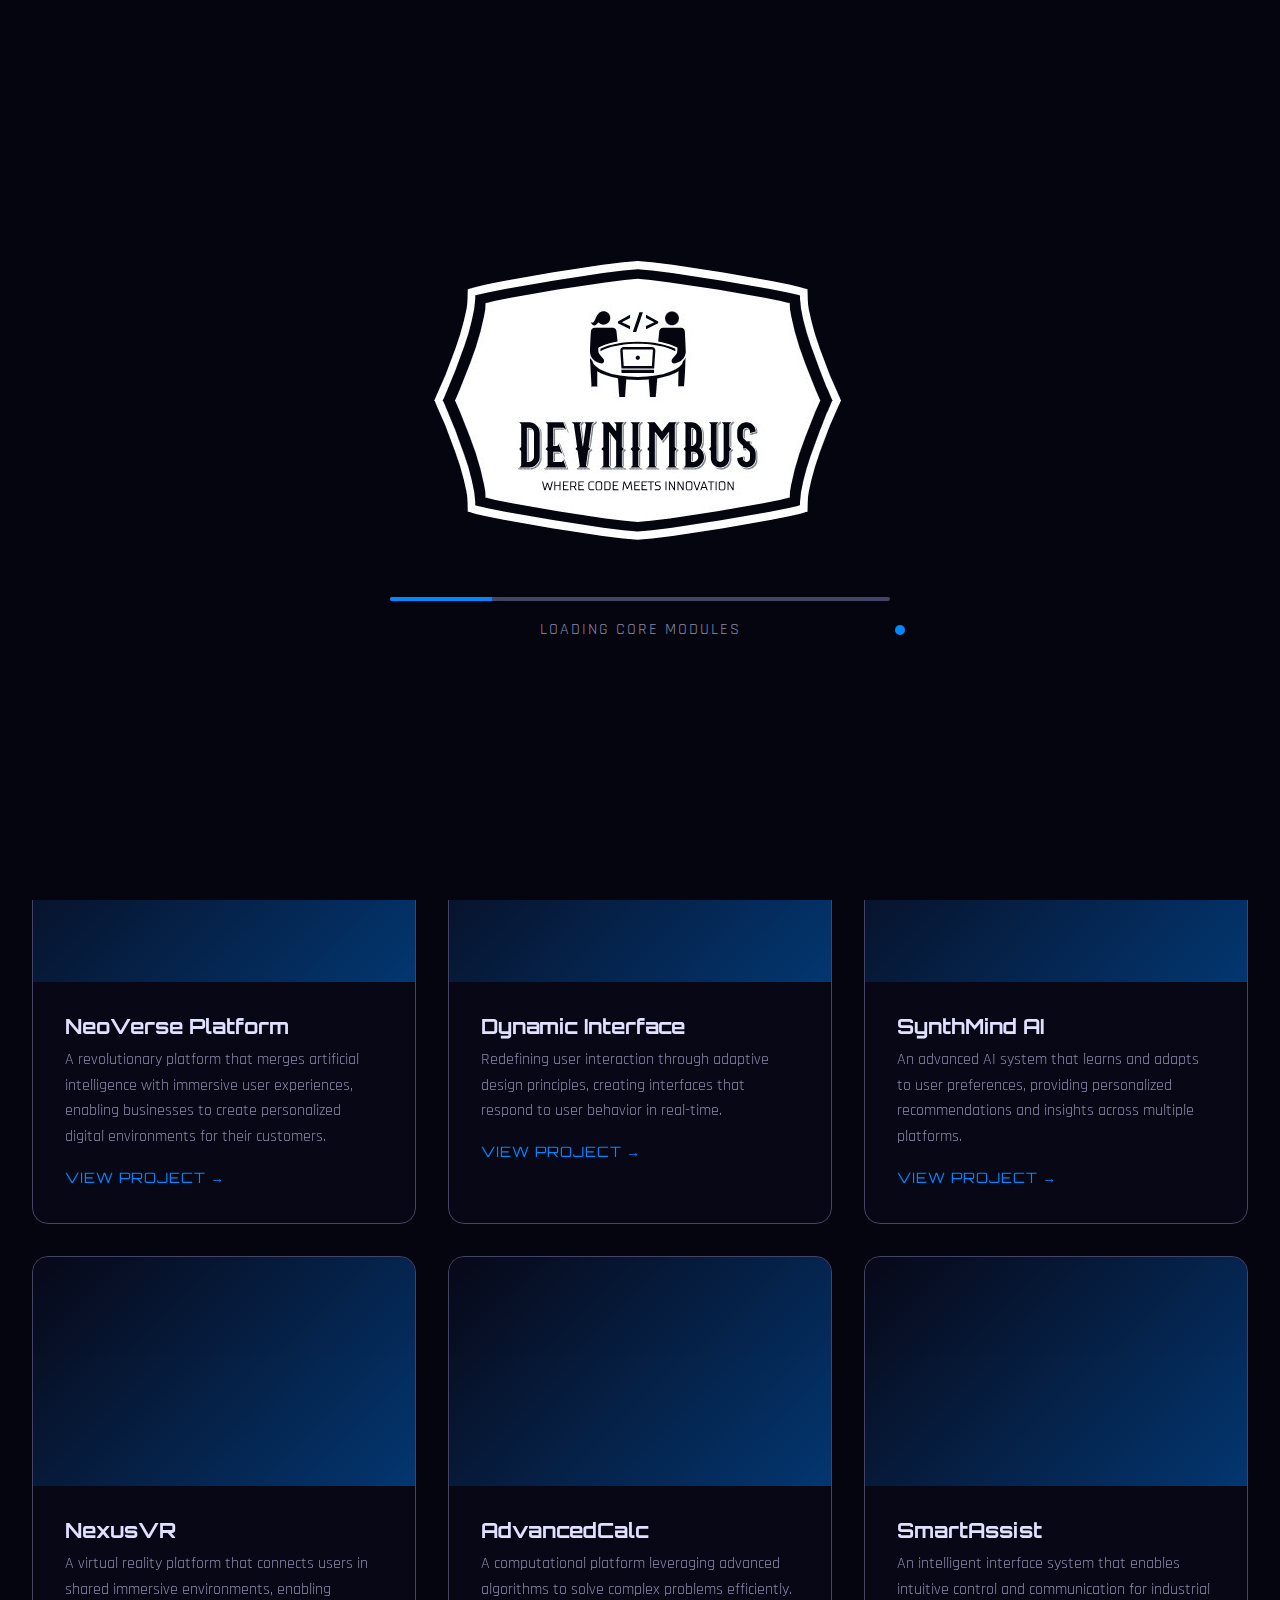
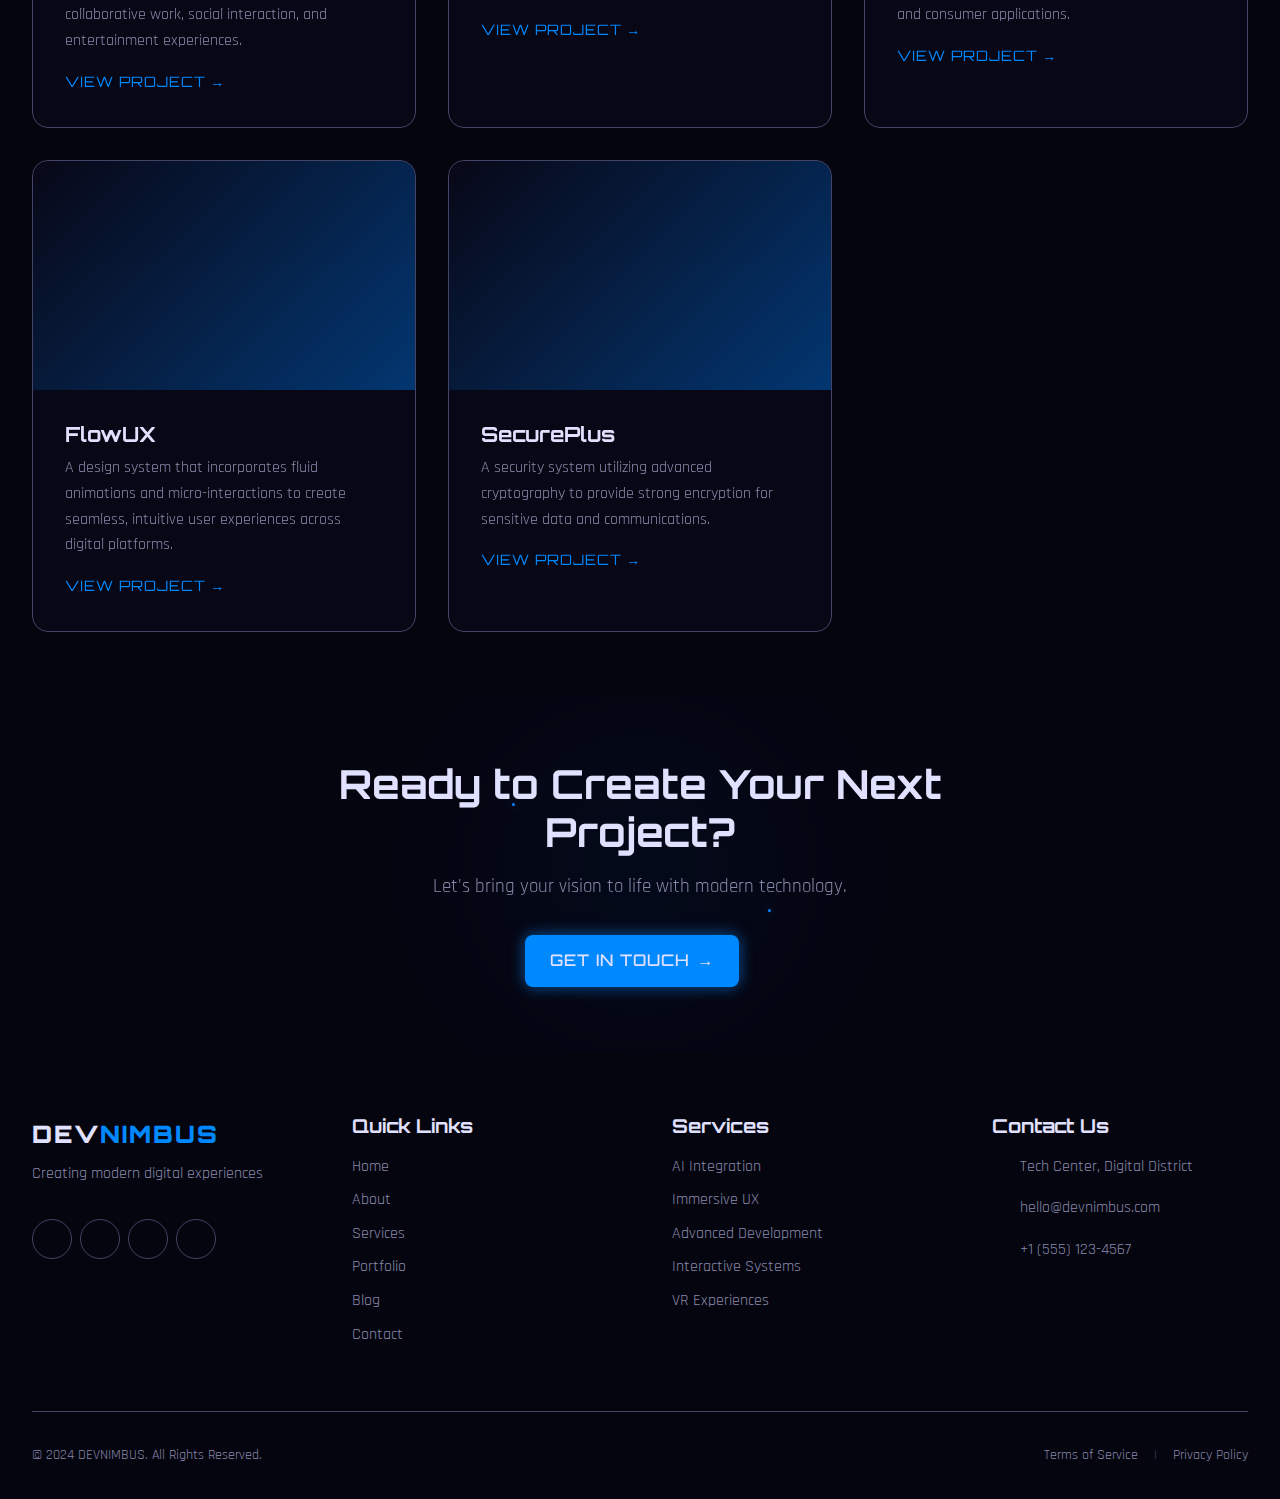
<file: portfolio.html>
<!DOCTYPE html>
<html lang="en">
<head>
    <meta charset="UTF-8">
    <meta name="viewport" content="width=device-width, initial-scale=1.0">
    <title>Portfolio | DEVNIMBUS</title>
    <link rel="stylesheet" href="css/style.css">
    <link rel="stylesheet" href="css/animations.css">
    <link rel="stylesheet" href="css/portfolio.css">
    <link rel="stylesheet" href="https://fonts.googleapis.com/css2?family=Orbitron:wght@400;500;700;900&family=Rajdhani:wght@300;400;500;600;700&display=swap">
</head>
<body>
    <!-- Animated Preloader -->
    <div class="preloader">
        <div class="preloader-container">
            <div class="preloader-logo">
                <img src="logo.png" alt="logo">
            </div>
            <div class="preloader-bar-container">
                <div class="preloader-bar"></div>
            </div>
            <div class="preloader-text">LOADING</div>
        </div>
    </div>

    <!-- Custom Cursor -->
    <div class="cursor-outer"></div>
    <div class="cursor-inner"></div>

    <!-- Animated Background -->
    <div class="bg-grid"></div>
    <div class="bg-particles"></div>

    <!-- Navigation -->
    <header class="header">
        <div class="logo-container">
            <div class="logo">
                <span class="logo-text">DEV<span class="highlight">NIMBUS</span></span>
                <div class="logo-glow"></div>
            </div>
            <div class="logo-tagline">EST. 2023</div>
        </div>

        <div class="nav-toggle">
            <div class="nav-toggle-icon">
                <span></span>
                <span></span>
                <span></span>
            </div>
        </div>
        <span class="logo-img" >
            <img src="logo.png" alt="">
        </span>
        <nav class="nav">
            <ul class="nav-list">
                <li class="nav-item"><a href="index.html" class="nav-link">Home</a></li>
                <li class="nav-item"><a href="about.html" class="nav-link">About</a></li>
                <li class="nav-item"><a href="services.html" class="nav-link">Services</a></li>
                <li class="nav-item"><a href="portfolio.html" class="nav-link active">Portfolio</a></li>
                <li class="nav-item"><a href="blog.html" class="nav-link">Blog</a></li>
                <li class="nav-item"><a href="contact.html" class="nav-link">Contact</a></li>
            </ul>
        </nav>
    </header>

    <!-- Main Content -->
    <main>
        <!-- Portfolio Hero Section -->
        <section class="portfolio-hero">
            <div class="portfolio-hero-content">
                <h1 class="portfolio-hero-title">
                    <span class="text-animate">Our</span>
                    <span class="text-animate delay-1">Portfolio</span>
                </h1>
                <p class="portfolio-hero-subtitle text-animate delay-2">
                    Showcasing our most innovative digital experiences
                </p>
            </div>
            <div class="portfolio-hero-visual">
                <div class="portfolio-hero-shape"></div>
                <div class="portfolio-hero-circuit"></div>
            </div>
        </section>

        <!-- Portfolio Filter -->
        <section class="portfolio-filter">
            <div class="filter-container">
                <div class="filter-title">Filter Projects:</div>
                <div class="filter-buttons">
                    <button class="filter-btn active" data-filter="all">All</button>
                    <button class="filter-btn" data-filter="ai">AI Integration</button>
                    <button class="filter-btn" data-filter="ux">Immersive UX</button>
                    <button class="filter-btn" data-filter="advanced">Advanced Development</button>
                    <button class="filter-btn" data-filter="interactive">Interactive Systems</button>
                    <button class="filter-btn" data-filter="vr">VR Experiences</button>
                </div>
            </div>
        </section>

        <!-- Portfolio Grid -->
        <section class="portfolio-grid">
            <div class="grid-container">
                <!-- NeoVerse Platform -->
                <div class="portfolio-item" data-category="ai">
                    <div class="portfolio-visual">
                        <div class="portfolio-image-container">
                            <div class="portfolio-image-placeholder"></div>
                        </div>
                        <div class="portfolio-overlay">
                            <div class="portfolio-overlay-content">
                                <h3 class="portfolio-name">NeoVerse Platform</h3>
                                <p class="portfolio-category">AI Integration</p>
                            </div>
                        </div>
                    </div>
                    <div class="portfolio-details">
                        <h3 class="portfolio-title">NeoVerse Platform</h3>
                        <p class="portfolio-description">
                            A revolutionary platform that merges artificial intelligence with immersive user experiences, 
                            enabling businesses to create personalized digital environments for their customers.
                        </p>
                        <a href="#neoverse" class="portfolio-link view-project">View Project</a>
                    </div>
                </div>

                <!-- Dynamic Interface -->
                <div class="portfolio-item" data-category="ux">
                    <div class="portfolio-visual">
                        <div class="portfolio-image-container">
                            <div class="portfolio-image-placeholder"></div>
                        </div>
                        <div class="portfolio-overlay">
                            <div class="portfolio-overlay-content">
                                <h3 class="portfolio-name">Dynamic Interface</h3>
                                <p class="portfolio-category">UX Design</p>
                            </div>
                        </div>
                    </div>
                    <div class="portfolio-details">
                        <h3 class="portfolio-title">Dynamic Interface</h3>
                        <p class="portfolio-description">
                            Redefining user interaction through adaptive design principles, 
                            creating interfaces that respond to user behavior in real-time.
                        </p>
                        <a href="#dynamic" class="portfolio-link view-project">View Project</a>
                    </div>
                </div>

                <!-- SynthMind AI -->
                <div class="portfolio-item" data-category="ai">
                    <div class="portfolio-visual">
                        <div class="portfolio-image-container">
                            <div class="portfolio-image-placeholder"></div>
                        </div>
                        <div class="portfolio-overlay">
                            <div class="portfolio-overlay-content">
                                <h3 class="portfolio-name">SynthMind AI</h3>
                                <p class="portfolio-category">AI Integration</p>
                            </div>
                        </div>
                    </div>
                    <div class="portfolio-details">
                        <h3 class="portfolio-title">SynthMind AI</h3>
                        <p class="portfolio-description">
                            An advanced AI system that learns and adapts to user preferences, providing 
                            personalized recommendations and insights across multiple platforms.
                        </p>
                        <a href="#synthmind" class="portfolio-link view-project">View Project</a>
                    </div>
                </div>

                <!-- NexusVR -->
                <div class="portfolio-item" data-category="vr">
                    <div class="portfolio-visual">
                        <div class="portfolio-image-container">
                            <div class="portfolio-image-placeholder"></div>
                        </div>
                        <div class="portfolio-overlay">
                            <div class="portfolio-overlay-content">
                                <h3 class="portfolio-name">NexusVR</h3>
                                <p class="portfolio-category">VR Experiences</p>
                            </div>
                        </div>
                    </div>
                    <div class="portfolio-details">
                        <h3 class="portfolio-title">NexusVR</h3>
                        <p class="portfolio-description">
                            A virtual reality platform that connects users in shared immersive environments, 
                            enabling collaborative work, social interaction, and entertainment experiences.
                        </p>
                        <a href="#nexusvr" class="portfolio-link view-project">View Project</a>
                    </div>
                </div>

                <!-- AdvancedCalc -->
                <div class="portfolio-item" data-category="advanced">
                    <div class="portfolio-visual">
                        <div class="portfolio-image-container">
                            <div class="portfolio-image-placeholder"></div>
                        </div>
                        <div class="portfolio-overlay">
                            <div class="portfolio-overlay-content">
                                <h3 class="portfolio-name">AdvancedCalc</h3>
                                <p class="portfolio-category">Advanced Development</p>
                            </div>
                        </div>
                    </div>
                    <div class="portfolio-details">
                        <h3 class="portfolio-title">AdvancedCalc</h3>
                        <p class="portfolio-description">
                            A computational platform leveraging advanced algorithms to solve complex problems 
                            efficiently.
                        </p>
                        <a href="#advancedcalc" class="portfolio-link view-project">View Project</a>
                    </div>
                </div>

                <!-- SmartAssist -->
                <div class="portfolio-item" data-category="interactive">
                    <div class="portfolio-visual">
                        <div class="portfolio-image-container">
                            <div class="portfolio-image-placeholder"></div>
                        </div>
                        <div class="portfolio-overlay">
                            <div class="portfolio-overlay-content">
                                <h3 class="portfolio-name">SmartAssist</h3>
                                <p class="portfolio-category">Interactive Systems</p>
                            </div>
                        </div>
                    </div>
                    <div class="portfolio-details">
                        <h3 class="portfolio-title">SmartAssist</h3>
                        <p class="portfolio-description">
                            An intelligent interface system that enables intuitive control and communication 
                            for industrial and consumer applications.
                        </p>
                        <a href="#smartassist" class="portfolio-link view-project">View Project</a>
                    </div>
                </div>

                <!-- FlowUX -->
                <div class="portfolio-item" data-category="ux">
                    <div class="portfolio-visual">
                        <div class="portfolio-image-container">
                            <div class="portfolio-image-placeholder"></div>
                        </div>
                        <div class="portfolio-overlay">
                            <div class="portfolio-overlay-content">
                                <h3 class="portfolio-name">FlowUX</h3>
                                <p class="portfolio-category">UX Design</p>
                            </div>
                        </div>
                    </div>
                    <div class="portfolio-details">
                        <h3 class="portfolio-title">FlowUX</h3>
                        <p class="portfolio-description">
                            A design system that incorporates fluid animations and micro-interactions to create 
                            seamless, intuitive user experiences across digital platforms.
                        </p>
                        <a href="#flowux" class="portfolio-link view-project">View Project</a>
                    </div>
                </div>

                <!-- SecurePlus -->
                <div class="portfolio-item" data-category="advanced">
                    <div class="portfolio-visual">
                        <div class="portfolio-image-container">
                            <div class="portfolio-image-placeholder"></div>
                        </div>
                        <div class="portfolio-overlay">
                            <div class="portfolio-overlay-content">
                                <h3 class="portfolio-name">SecurePlus</h3>
                                <p class="portfolio-category">Advanced Development</p>
                            </div>
                        </div>
                    </div>
                    <div class="portfolio-details">
                        <h3 class="portfolio-title">SecurePlus</h3>
                        <p class="portfolio-description">
                            A security system utilizing advanced cryptography to provide 
                            strong encryption for sensitive data and communications.
                        </p>
                        <a href="#secureplus" class="portfolio-link view-project">View Project</a>
                    </div>
                </div>
            </div>
        </section>

        <!-- Project Modal -->
        <div class="project-modal">
            <div class="modal-container">
                <div class="modal-close">
                    <div class="close-icon"></div>
                </div>
                <div class="modal-content">
                    <!-- Content will be loaded dynamically -->
                </div>
            </div>
        </div>

        <!-- Contact CTA -->
        <section class="contact-cta">
            <div class="cta-content">
                <h2 class="cta-title">Ready to Create Your Next Project?</h2>
                <p class="cta-text">Let's bring your vision to life with modern technology.</p>
                <a href="contact.html" class="btn btn-primary">
                    <span class="btn-text">Get In Touch</span>
                    <span class="btn-icon"></span>
                </a>
            </div>
            <div class="cta-visual">
                <div class="cta-shape"></div>
                <div class="cta-particles"></div>
            </div>
        </section>
    </main>

    <!-- Footer -->
    <footer class="footer">
        <div class="footer-grid">
            <div class="footer-brand">
                <div class="footer-logo">
                    <span class="logo-text">DEV<span class="highlight">NIMBUS</span></span>
                </div>
                <p class="footer-tagline">Creating modern digital experiences</p>
                <div class="footer-social">
                    <a href="#" class="social-link">
                        <div class="social-icon linkedin"></div>
                    </a>
                    <a href="#" class="social-link">
                        <div class="social-icon twitter"></div>
                    </a>
                    <a href="#" class="social-link">
                        <div class="social-icon github"></div>
                    </a>
                    <a href="#" class="social-link">
                        <div class="social-icon instagram"></div>
                    </a>
                </div>
            </div>
            <div class="footer-links">
                <h3 class="footer-title">Quick Links</h3>
                <ul class="footer-list">
                    <li><a href="index.html">Home</a></li>
                    <li><a href="about.html">About</a></li>
                    <li><a href="services.html">Services</a></li>
                    <li><a href="portfolio.html">Portfolio</a></li>
                    <li><a href="blog.html">Blog</a></li>
                    <li><a href="contact.html">Contact</a></li>
                </ul>
            </div>
            <div class="footer-links">
                <h3 class="footer-title">Services</h3>
                <ul class="footer-list">
                    <li><a href="services.html#ai">AI Integration</a></li>
                    <li><a href="services.html#ux">Immersive UX</a></li>
                    <li><a href="services.html#advanced">Advanced Development</a></li>
                    <li><a href="services.html#interactive">Interactive Systems</a></li>
                    <li><a href="services.html#vr">VR Experiences</a></li>
                </ul>
            </div>
            <div class="footer-contact">
                <h3 class="footer-title">Contact Us</h3>
                <div class="contact-info">
                    <div class="contact-item">
                        <div class="contact-icon location"></div>
                        <span class="contact-text">Tech Center, Digital District</span>
                    </div>
                    <div class="contact-item">
                        <div class="contact-icon email"></div>
                        <span class="contact-text">hello@devnimbus.com</span>
                    </div>
                    <div class="contact-item">
                        <div class="contact-icon phone"></div>
                        <span class="contact-text">+1 (555) 123-4567</span>
                    </div>
                </div>
            </div>
        </div>
        <div class="footer-bottom">
            <div class="copyright">
                &copy; 2024 DEVNIMBUS. All Rights Reserved.
            </div>
            <div class="footer-legal">
                <a href="terms.html">Terms of Service</a>
                <span class="separator">|</span>
                <a href="privacy.html">Privacy Policy</a>
            </div>
        </div>
    </footer>

    <script src="js/animations.js"></script>
    <script src="js/services.js"></script>
    <script src="js/cursor.js"></script>
    <script src="js/portfolio.js"></script>
    <script src="js/navigation.js"></script>
    <script src="js/preloader.js"></script>
    <script src="js/main.js"></script>
    <script src="js/contact.js"></script>
</body>
</html>
</file>
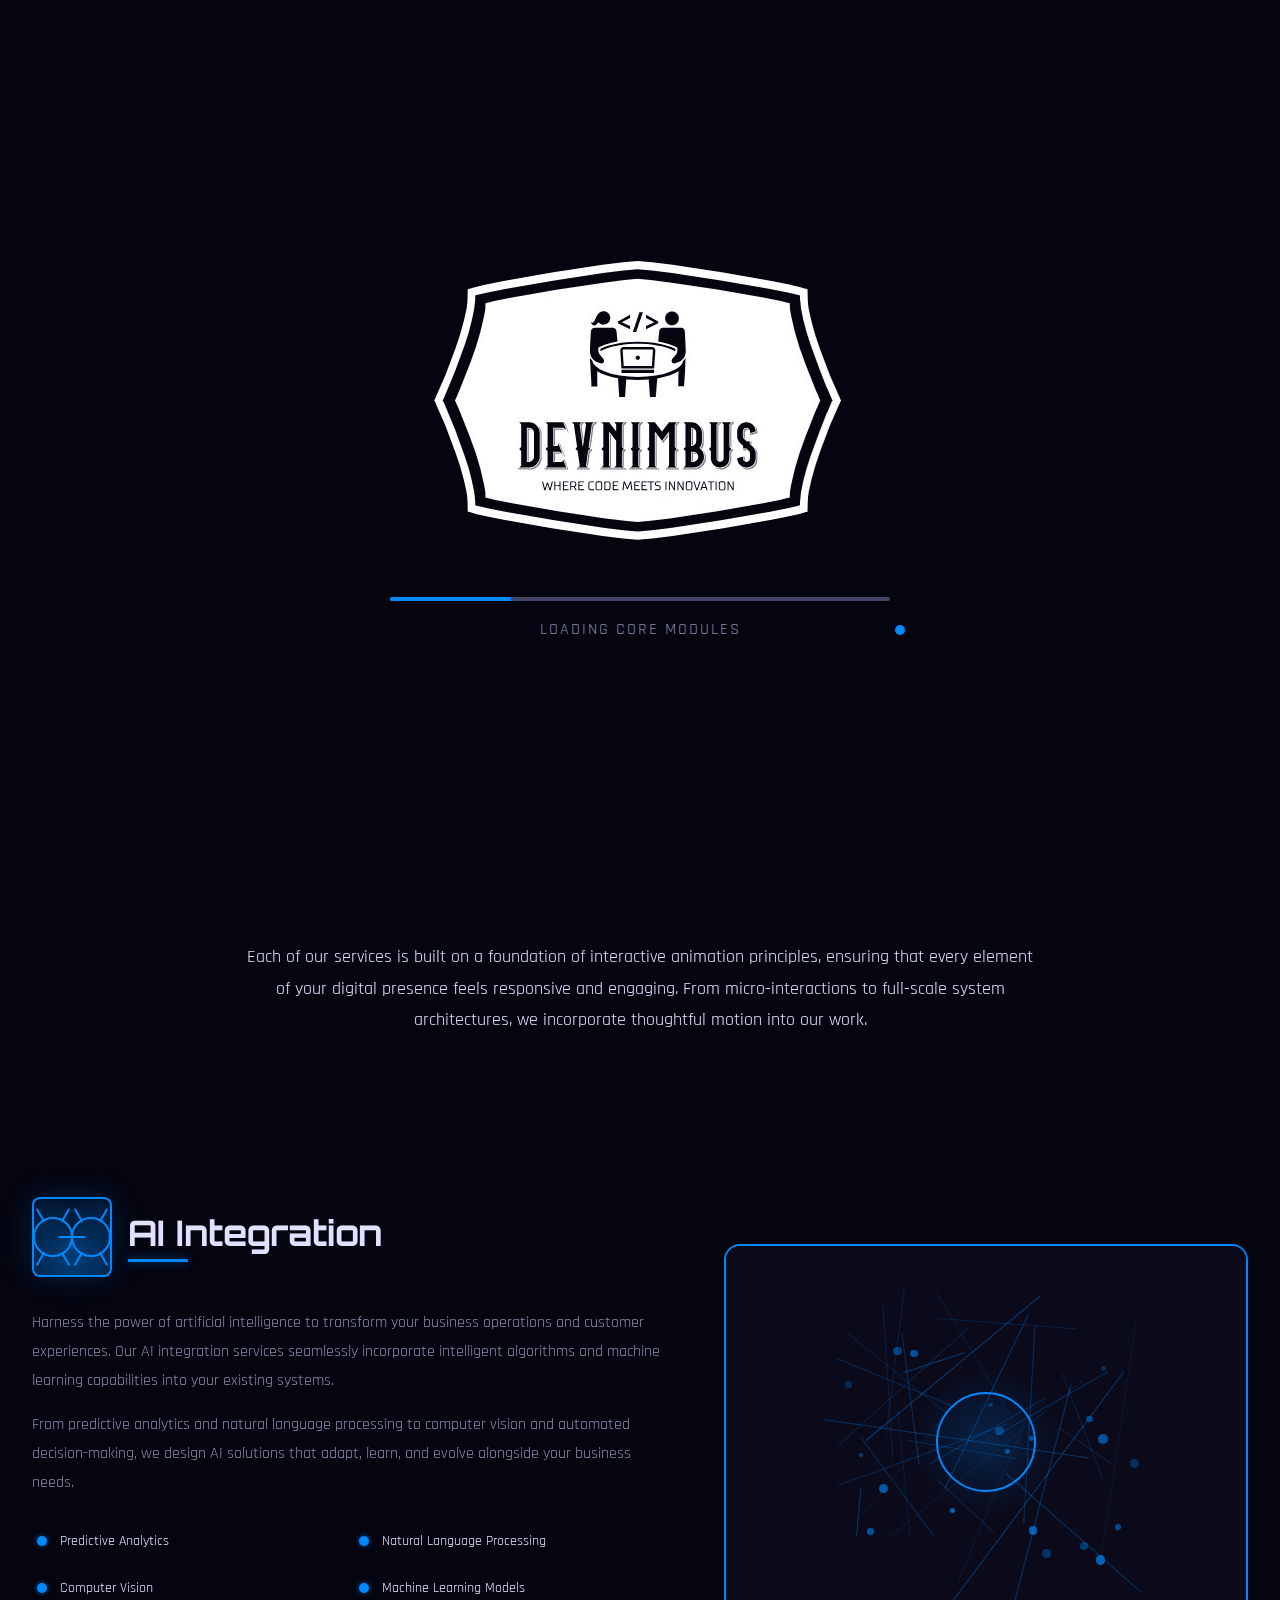
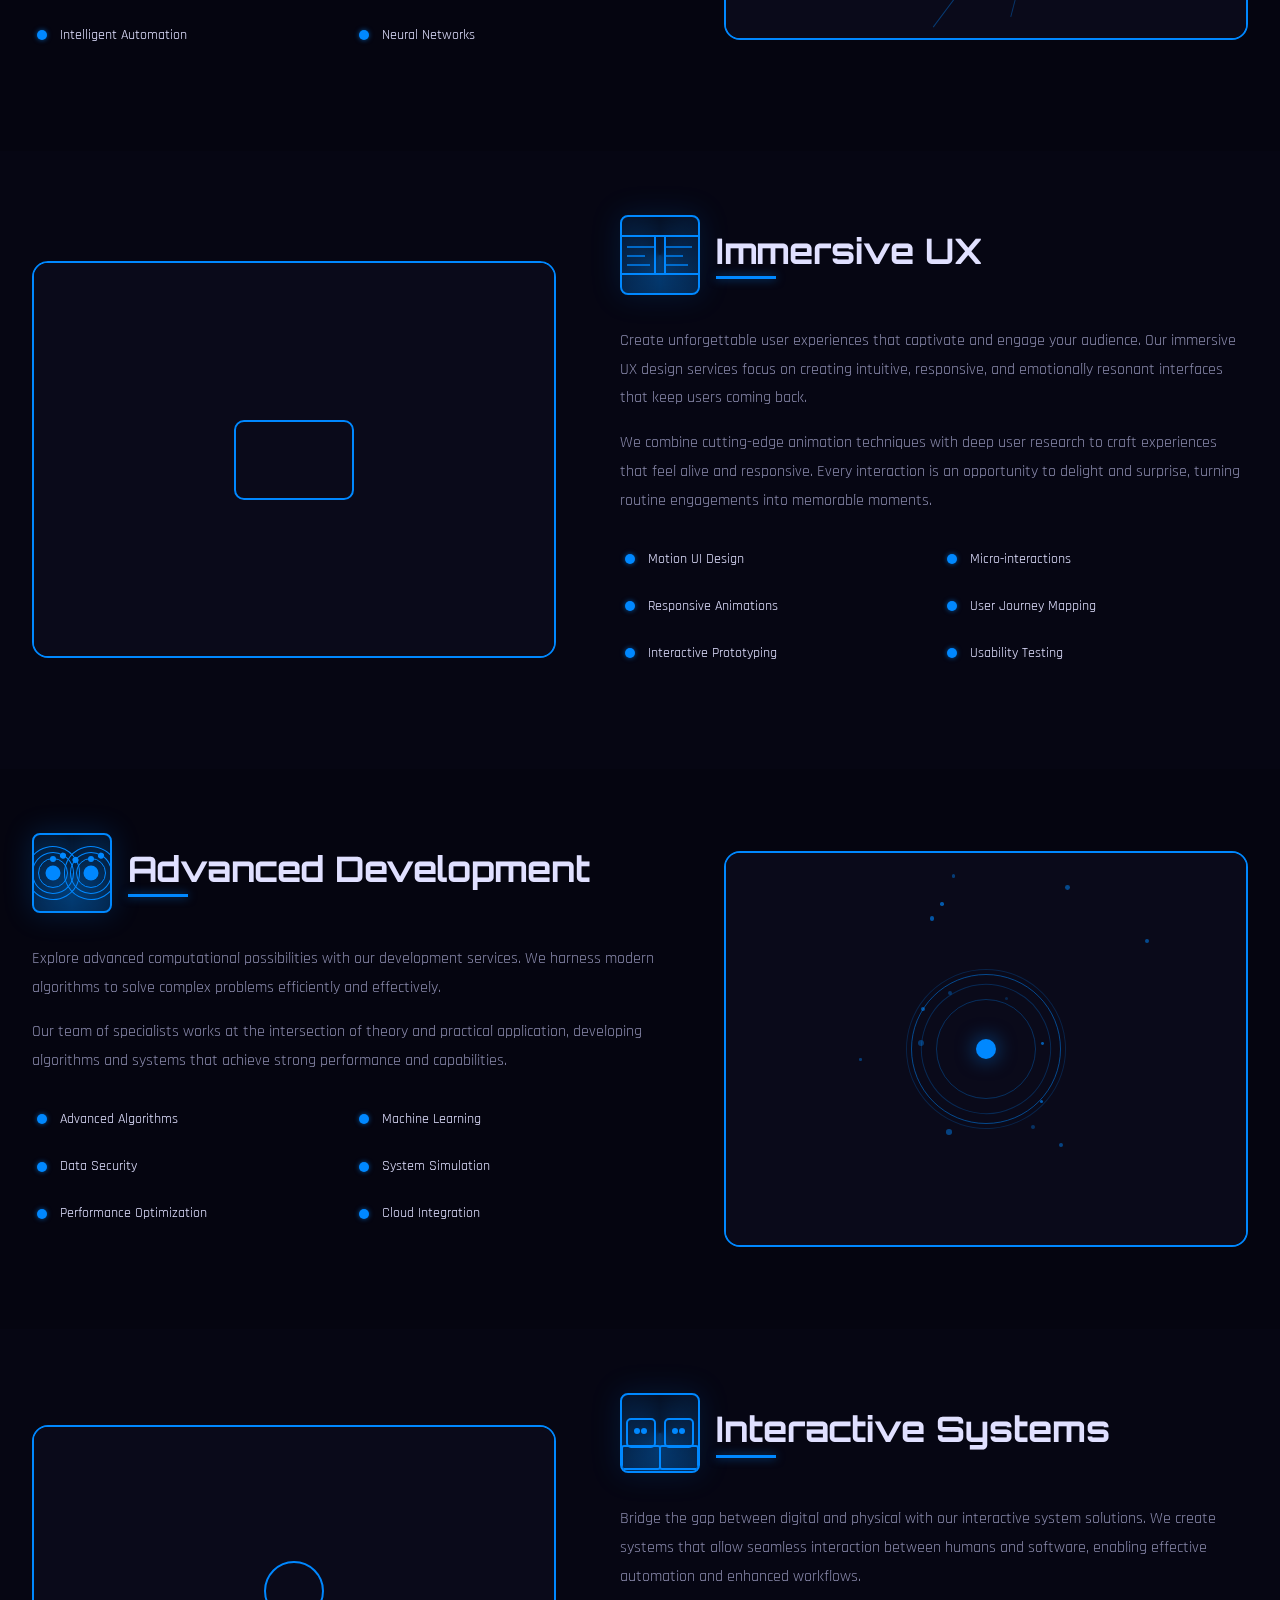
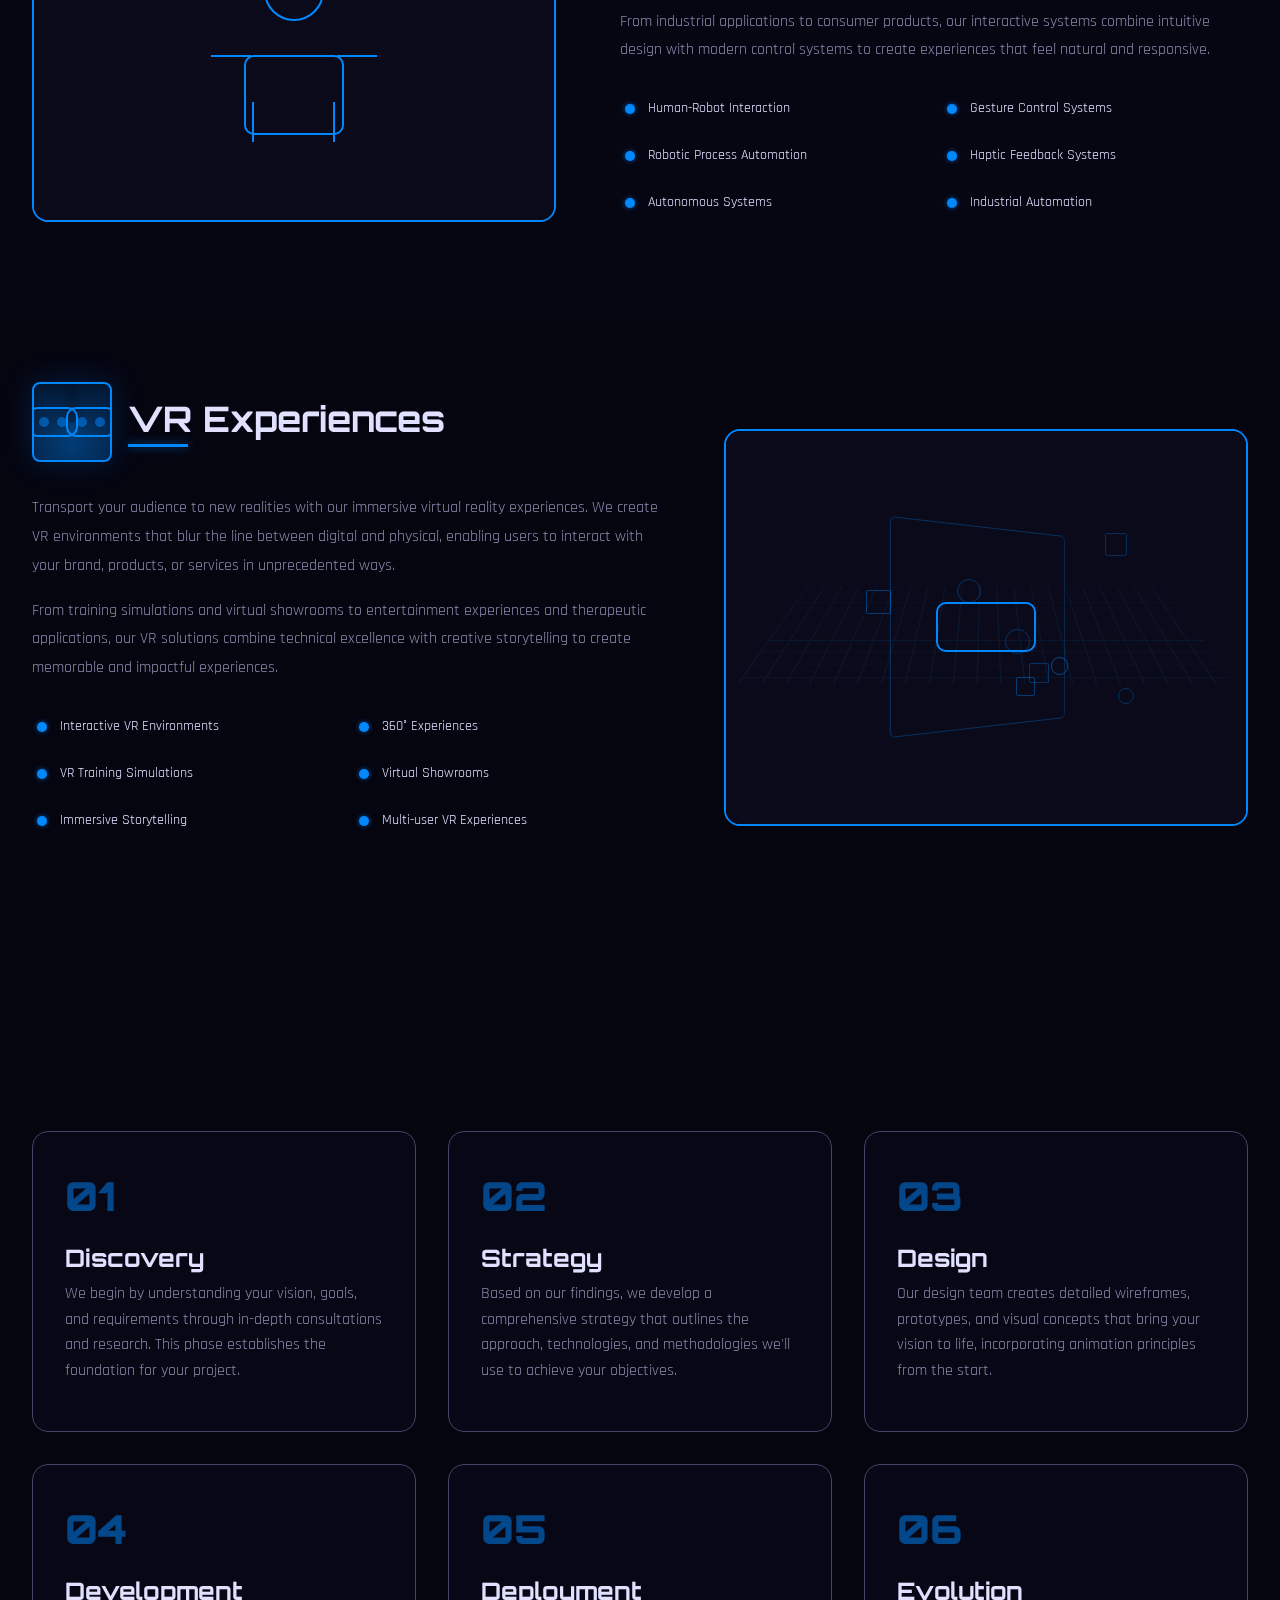
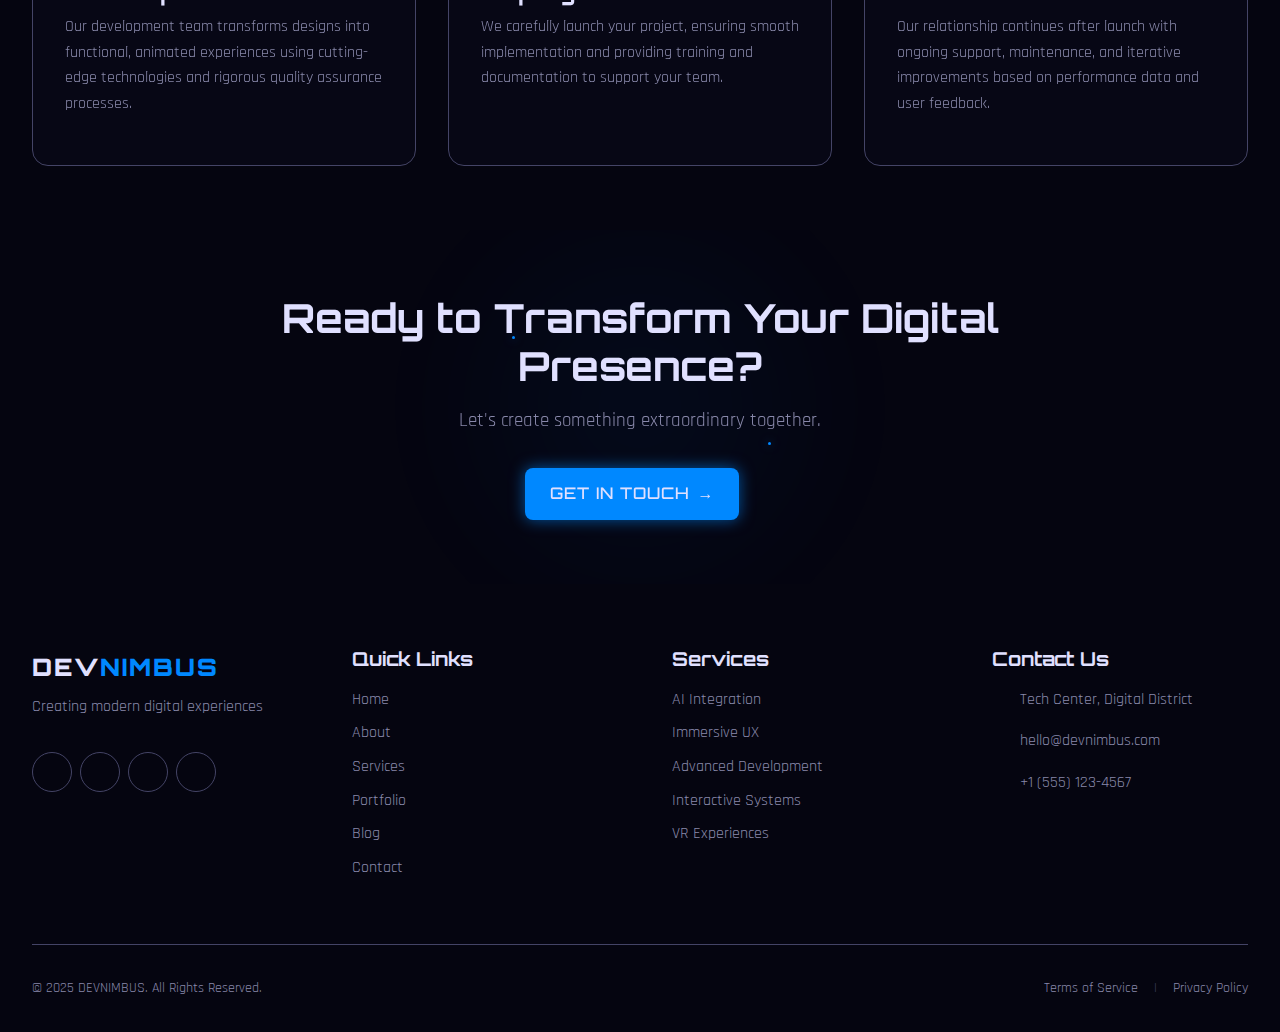
<file: services.html>
<!DOCTYPE html>
<html lang="en">
<head>
    <meta charset="UTF-8">
    <meta name="viewport" content="width=device-width, initial-scale=1.0">
    <title>Services | DEVNIMBUS</title>
    <link rel="stylesheet" href="css/style.css">
    <link rel="stylesheet" href="css/animations.css">
    <link rel="stylesheet" href="css/services.css">
    <link rel="stylesheet" href="https://fonts.googleapis.com/css2?family=Orbitron:wght@400;500;700;900&family=Rajdhani:wght@300;400;500;600;700&display=swap">
</head>
<body>
 
    <div class="preloader">
        <div class="preloader-container">
            <div class="preloader-logo">
                <img src="logo.png" alt="logo">
            </div>
            <div class="preloader-bar-container">
                <div class="preloader-bar"></div>
            </div>
            <div class="preloader-text">LOADING</div>
        </div>
    </div>

    <div class="cursor-outer"></div>
    <div class="cursor-inner"></div>

    <div class="bg-grid"></div>
    <div class="bg-particles"></div>

    <header class="header">
        <div class="logo-container">
            <div class="logo">
                <span class="logo-text">DEV<span class="highlight">NIMBUS</span></span>
                <div class="logo-glow"></div>
            </div>
            <div class="logo-tagline">EST. 2025</div>
        </div>

        <div class="nav-toggle">
            <div class="nav-toggle-icon">
                <span></span>
                <span></span>
                <span></span>
            </div>
        </div>
        <span class="logo-img" >
            <img src="logo.png" alt="">
        </span>
        <nav class="nav">
            <ul class="nav-list">
                <li class="nav-item"><a href="index.html" class="nav-link">Home</a></li>
                <li class="nav-item"><a href="about.html" class="nav-link">About</a></li>
                <li class="nav-item"><a href="services.html" class="nav-link active">Services</a></li>
                <li class="nav-item"><a href="portfolio.html" class="nav-link">Portfolio</a></li>
                <li class="nav-item"><a href="blog.html" class="nav-link">Blog</a></li>
                <li class="nav-item"><a href="contact.html" class="nav-link">Contact</a></li>
            </ul>
        </nav>
    </header>

    <main>
      
        <section class="services-hero">
            <div class="services-hero-content">
                <h1 class="services-hero-title">
                    <span class="text-animate">Our</span>
                    <span class="text-animate delay-1">Services</span>
                </h1>
                <p class="services-hero-subtitle text-animate delay-2">
                    Modern solutions for your digital needs
                </p>
            </div>
            <div class="services-hero-visual">
                <div class="services-hero-shape"></div>
                <div class="services-hero-circuit"></div>
            </div>
        </section>

        <section class="services-overview">
            <div class="section-header">
                <h2 class="section-title">What We Offer</h2>
                <div class="section-line"></div>
            </div>
            <div class="overview-content">
                <p class="overview-text">
                    At DEVNIMBUS, we specialize in creating immersive digital experiences that expand possibilities. 
                    Our team of experts combines modern technology with innovative design to deliver solutions that 
                    are not just functional, but highly effective.
                </p>
                <p class="overview-text">
                    Each of our services is built on a foundation of interactive animation principles, ensuring that 
                    every element of your digital presence feels responsive and engaging. From micro-interactions 
                    to full-scale system architectures, we incorporate thoughtful motion into our work.
                </p>
            </div>
        </section>

        <section class="service-detail" id="ai">
            <div class="service-container">
                <div class="service-content">
                    <div class="service-header">
                        <div class="service-icon-large">
                            <div class="icon-container-large">
                                <div class="icon-shape-large"></div>
                                <div class="icon-glow-large"></div>
                            </div>
                        </div>
                        <div class="service-title-container">
                            <h2 class="service-title-large">AI Integration</h2>
                            <div class="service-line"></div>
                        </div>
                    </div>
                    <div class="service-description-container">
                        <p class="service-description-text">
                            Harness the power of artificial intelligence to transform your business operations and 
                            customer experiences. Our AI integration services seamlessly incorporate intelligent 
                            algorithms and machine learning capabilities into your existing systems.
                        </p>
                        <p class="service-description-text">
                            From predictive analytics and natural language processing to computer vision and 
                            automated decision-making, we design AI solutions that adapt, learn, and evolve 
                            alongside your business needs.
                        </p>
                        <div class="service-features">
                            <div class="feature-item">
                                <div class="feature-icon"></div>
                                <div class="feature-text">Predictive Analytics</div>
                            </div>
                            <div class="feature-item">
                                <div class="feature-icon"></div>
                                <div class="feature-text">Natural Language Processing</div>
                            </div>
                            <div class="feature-item">
                                <div class="feature-icon"></div>
                                <div class="feature-text">Computer Vision</div>
                            </div>
                            <div class="feature-item">
                                <div class="feature-icon"></div>
                                <div class="feature-text">Machine Learning Models</div>
                            </div>
                            <div class="feature-item">
                                <div class="feature-icon"></div>
                                <div class="feature-text">Intelligent Automation</div>
                            </div>
                            <div class="feature-item">
                                <div class="feature-icon"></div>
                                <div class="feature-text">Neural Networks</div>
                            </div>
                        </div>
                    </div>
                </div>
                <div class="service-visual">
                    <div class="service-image-container">
                        <div class="service-image-placeholder">
                            <div class="service-visual-animation ai-animation"></div>
                        </div>
                    </div>
                </div>
            </div>
        </section>

        <section class="service-detail alt-bg" id="ux">
            <div class="service-container reverse">
                <div class="service-content">
                    <div class="service-header">
                        <div class="service-icon-large">
                            <div class="icon-container-large">
                                <div class="icon-shape-large"></div>
                                <div class="icon-glow-large"></div>
                            </div>
                        </div>
                        <div class="service-title-container">
                            <h2 class="service-title-large">Immersive UX</h2>
                            <div class="service-line"></div>
                        </div>
                    </div>
                    <div class="service-description-container">
                        <p class="service-description-text">
                            Create unforgettable user experiences that captivate and engage your audience. Our immersive 
                            UX design services focus on creating intuitive, responsive, and emotionally resonant 
                            interfaces that keep users coming back.
                        </p>
                        <p class="service-description-text">
                            We combine cutting-edge animation techniques with deep user research to craft experiences 
                            that feel alive and responsive. Every interaction is an opportunity to delight and surprise, 
                            turning routine engagements into memorable moments.
                        </p>
                        <div class="service-features">
                            <div class="feature-item">
                                <div class="feature-icon"></div>
                                <div class="feature-text">Motion UI Design</div>
                            </div>
                            <div class="feature-item">
                                <div class="feature-icon"></div>
                                <div class="feature-text">Micro-interactions</div>
                            </div>
                            <div class="feature-item">
                                <div class="feature-icon"></div>
                                <div class="feature-text">Responsive Animations</div>
                            </div>
                            <div class="feature-item">
                                <div class="feature-icon"></div>
                                <div class="feature-text">User Journey Mapping</div>
                            </div>
                            <div class="feature-item">
                                <div class="feature-icon"></div>
                                <div class="feature-text">Interactive Prototyping</div>
                            </div>
                            <div class="feature-item">
                                <div class="feature-icon"></div>
                                <div class="feature-text">Usability Testing</div>
                            </div>
                        </div>
                    </div>
                </div>
                <div class="service-visual">
                    <div class="service-image-container">
                        <div class="service-image-placeholder">
                            <div class="service-visual-animation ux-animation"></div>
                        </div>
                    </div>
                </div>
            </div>
        </section>

        <section class="service-detail" id="quantum">
            <div class="service-container">
                <div class="service-content">
                    <div class="service-header">
                        <div class="service-icon-large">
                            <div class="icon-container-large">
                                <div class="icon-shape-large"></div>
                                <div class="icon-glow-large"></div>
                            </div>
                        </div>
                        <div class="service-title-container">
                            <h2 class="service-title-large">Advanced Development</h2>
                            <div class="service-line"></div>
                        </div>
                    </div>
                    <div class="service-description-container">
                        <p class="service-description-text">
                            Explore advanced computational possibilities with our development services. 
                            We harness modern algorithms to solve complex problems efficiently and effectively.
                        </p>
                        <p class="service-description-text">
                            Our team of specialists works at the intersection of theory and practical application, 
                            developing algorithms and systems that achieve strong performance and capabilities.
                        </p>
                        <div class="service-features">
                            <div class="feature-item">
                                <div class="feature-icon"></div>
                                <div class="feature-text">Advanced Algorithms</div>
                            </div>
                            <div class="feature-item">
                                <div class="feature-icon"></div>
                                <div class="feature-text">Machine Learning</div>
                            </div>
                            <div class="feature-item">
                                <div class="feature-icon"></div>
                                <div class="feature-text">Data Security</div>
                            </div>
                            <div class="feature-item">
                                <div class="feature-icon"></div>
                                <div class="feature-text">System Simulation</div>
                            </div>
                            <div class="feature-item">
                                <div class="feature-icon"></div>
                                <div class="feature-text">Performance Optimization</div>
                            </div>
                            <div class="feature-item">
                                <div class="feature-icon"></div>
                                <div class="feature-text">Cloud Integration</div>
                            </div>
                        </div>
                    </div>
                </div>
                <div class="service-visual">
                    <div class="service-image-container">
                        <div class="service-image-placeholder">
                            <div class="service-visual-animation quantum-animation"></div>
                        </div>
                    </div>
                </div>
            </div>
        </section>

        <section class="service-detail alt-bg" id="robotics">
            <div class="service-container reverse">
                <div class="service-content">
                    <div class="service-header">
                        <div class="service-icon-large">
                            <div class="icon-container-large">
                                <div class="icon-shape-large"></div>
                                <div class="icon-glow-large"></div>
                            </div>
                        </div>
                        <div class="service-title-container">
                            <h2 class="service-title-large">Interactive Systems</h2>
                            <div class="service-line"></div>
                        </div>
                    </div>
                    <div class="service-description-container">
                        <p class="service-description-text">
                            Bridge the gap between digital and physical with our interactive system solutions. We create 
                            systems that allow seamless interaction between humans and software, 
                            enabling effective automation and enhanced workflows.
                        </p>
                        <p class="service-description-text">
                            From industrial applications to consumer products, our interactive systems combine intuitive 
                            design with modern control systems to create experiences that feel natural and responsive.
                        </p>
                        <div class="service-features">
                            <div class="feature-item">
                                <div class="feature-icon"></div>
                                <div class="feature-text">Human-Robot Interaction</div>
                            </div>
                            <div class="feature-item">
                                <div class="feature-icon"></div>
                                <div class="feature-text">Gesture Control Systems</div>
                            </div>
                            <div class="feature-item">
                                <div class="feature-icon"></div>
                                <div class="feature-text">Robotic Process Automation</div>
                            </div>
                            <div class="feature-item">
                                <div class="feature-icon"></div>
                                <div class="feature-text">Haptic Feedback Systems</div>
                            </div>
                            <div class="feature-item">
                                <div class="feature-icon"></div>
                                <div class="feature-text">Autonomous Systems</div>
                            </div>
                            <div class="feature-item">
                                <div class="feature-icon"></div>
                                <div class="feature-text">Industrial Automation</div>
                            </div>
                        </div>
                    </div>
                </div>
                <div class="service-visual">
                    <div class="service-image-container">
                        <div class="service-image-placeholder">
                            <div class="service-visual-animation robotics-animation"></div>
                        </div>
                    </div>
                </div>
            </div>
        </section>

        <section class="service-detail" id="vr">
            <div class="service-container">
                <div class="service-content">
                    <div class="service-header">
                        <div class="service-icon-large">
                            <div class="icon-container-large">
                                <div class="icon-shape-large"></div>
                                <div class="icon-glow-large"></div>
                            </div>
                        </div>
                        <div class="service-title-container">
                            <h2 class="service-title-large">VR Experiences</h2>
                            <div class="service-line"></div>
                        </div>
                    </div>
                    <div class="service-description-container">
                        <p class="service-description-text">
                            Transport your audience to new realities with our immersive virtual reality experiences. 
                            We create VR environments that blur the line between digital and physical, enabling users 
                            to interact with your brand, products, or services in unprecedented ways.
                        </p>
                        <p class="service-description-text">
                            From training simulations and virtual showrooms to entertainment experiences and therapeutic 
                            applications, our VR solutions combine technical excellence with creative storytelling to 
                            create memorable and impactful experiences.
                        </p>
                        <div class="service-features">
                            <div class="feature-item">
                                <div class="feature-icon"></div>
                                <div class="feature-text">Interactive VR Environments</div>
                            </div>
                            <div class="feature-item">
                                <div class="feature-icon"></div>
                                <div class="feature-text">360° Experiences</div>
                            </div>
                            <div class="feature-item">
                                <div class="feature-icon"></div>
                                <div class="feature-text">VR Training Simulations</div>
                            </div>
                            <div class="feature-item">
                                <div class="feature-icon"></div>
                                <div class="feature-text">Virtual Showrooms</div>
                            </div>
                            <div class="feature-item">
                                <div class="feature-icon"></div>
                                <div class="feature-text">Immersive Storytelling</div>
                            </div>
                            <div class="feature-item">
                                <div class="feature-icon"></div>
                                <div class="feature-text">Multi-user VR Experiences</div>
                            </div>
                        </div>
                    </div>
                </div>
                <div class="service-visual">
                    <div class="service-image-container">
                        <div class="service-image-placeholder">
                            <div class="service-visual-animation vr-animation"></div>
                        </div>
                    </div>
                </div>
            </div>
        </section>

        <section class="process-section">
            <div class="section-header">
                <h2 class="section-title">Our Process</h2>
                <div class="section-line"></div>
            </div>
            <div class="process-container">
                <div class="process-step">
                    <div class="step-number">01</div>
                    <div class="step-content">
                        <h3 class="step-title">Discovery</h3>
                        <p class="step-description">
                            We begin by understanding your vision, goals, and requirements through in-depth consultations 
                            and research. This phase establishes the foundation for your project.
                        </p>
                    </div>
                </div>
                <div class="process-step">
                    <div class="step-number">02</div>
                    <div class="step-content">
                        <h3 class="step-title">Strategy</h3>
                        <p class="step-description">
                            Based on our findings, we develop a comprehensive strategy that outlines the approach, 
                            technologies, and methodologies we'll use to achieve your objectives.
                        </p>
                    </div>
                </div>
                <div class="process-step">
                    <div class="step-number">03</div>
                    <div class="step-content">
                        <h3 class="step-title">Design</h3>
                        <p class="step-description">
                            Our design team creates detailed wireframes, prototypes, and visual concepts that bring 
                            your vision to life, incorporating animation principles from the start.
                        </p>
                    </div>
                </div>
                <div class="process-step">
                    <div class="step-number">04</div>
                    <div class="step-content">
                        <h3 class="step-title">Development</h3>
                        <p class="step-description">
                            Our development team transforms designs into functional, animated experiences using 
                            cutting-edge technologies and rigorous quality assurance processes.
                        </p>
                    </div>
                </div>
                <div class="process-step">
                    <div class="step-number">05</div>
                    <div class="step-content">
                        <h3 class="step-title">Deployment</h3>
                        <p class="step-description">
                            We carefully launch your project, ensuring smooth implementation and providing training 
                            and documentation to support your team.
                        </p>
                    </div>
                </div>
                <div class="process-step">
                    <div class="step-number">06</div>
                    <div class="step-content">
                        <h3 class="step-title">Evolution</h3>
                        <p class="step-description">
                            Our relationship continues after launch with ongoing support, maintenance, and iterative 
                            improvements based on performance data and user feedback.
                        </p>
                    </div>
                </div>
            </div>
        </section>

        <section class="contact-cta">
            <div class="cta-content">
                <h2 class="cta-title">Ready to Transform Your Digital Presence?</h2>
                <p class="cta-text">Let's create something extraordinary together.</p>
                <a href="contact.html" class="btn btn-primary">
                    <span class="btn-text">Get In Touch</span>
                    <span class="btn-icon"></span>
                </a>
            </div>
            <div class="cta-visual">
                <div class="cta-shape"></div>
                <div class="cta-particles"></div>
            </div>
        </section>
    </main>

    <footer class="footer">
        <div class="footer-grid">
            <div class="footer-brand">
                <div class="footer-logo">
                    <span class="logo-text">DEV<span class="highlight">NIMBUS</span></span>
                </div>
                <p class="footer-tagline">Creating modern digital experiences</p>
                <div class="footer-social">
                    <a href="#" class="social-link">
                        <div class="social-icon linkedin"></div>
                    </a>
                    <a href="#" class="social-link">
                        <div class="social-icon twitter"></div>
                    </a>
                    <a href="#" class="social-link">
                        <div class="social-icon github"></div>
                    </a>
                    <a href="#" class="social-link">
                        <div class="social-icon instagram"></div>
                    </a>
                </div>
            </div>
            <div class="footer-links">
                <h3 class="footer-title">Quick Links</h3>
                <ul class="footer-list">
                    <li><a href="index.html">Home</a></li>
                    <li><a href="about.html">About</a></li>
                    <li><a href="services.html">Services</a></li>
                    <li><a href="portfolio.html">Portfolio</a></li>
                    <li><a href="blog.html">Blog</a></li>
                    <li><a href="contact.html">Contact</a></li>
                </ul>
            </div>
            <div class="footer-links">
                <h3 class="footer-title">Services</h3>
                <ul class="footer-list">
                    <li><a href="services.html#ai">AI Integration</a></li>
                    <li><a href="services.html#ux">Immersive UX</a></li>
                    <li><a href="services.html#advanced">Advanced Development</a></li>
                    <li><a href="services.html#interactive">Interactive Systems</a></li>
                    <li><a href="services.html#vr">VR Experiences</a></li>
                </ul>
            </div>
            <div class="footer-contact">
                <h3 class="footer-title">Contact Us</h3>
                <div class="contact-info">
                    <div class="contact-item">
                        <div class="contact-icon location"></div>
                        <span class="contact-text">Tech Center, Digital District</span>
                    </div>
                    <div class="contact-item">
                        <div class="contact-icon email"></div>
                        <span class="contact-text">hello@devnimbus.com</span>
                    </div>
                    <div class="contact-item">
                        <div class="contact-icon phone"></div>
                        <span class="contact-text">+1 (555) 123-4567</span>
                    </div>
                </div>
            </div>
        </div>
        <div class="footer-bottom">
            <div class="copyright">
                &copy; 2025 DEVNIMBUS. All Rights Reserved.
            </div>
            <div class="footer-legal">
                <a href="terms.html">Terms of Service</a>
                <span class="separator">|</span>
                <a href="privacy.html">Privacy Policy</a>
            </div>
        </div>
    </footer>

    <script src="js/animations.js"></script>
    <script src="js/services.js"></script>
    <script src="js/cursor.js"></script>
    <script src="js/portfolio.js"></script>
    <script src="js/navigation.js"></script>
    <script src="js/preloader.js"></script>
    <script src="js/main.js"></script>
    <script src="js/contact.js"></script>
</body>
</html>
</file>
<file: styles.css>
/* Base Styles */
:root {
    --primary-color: #4f46e5;
    --primary-dark: #4338ca;
    --secondary-color: #10b981;
    --dark-color: #1f2937;
    --light-color: #f9fafb;
    --gray-color: #6b7280;
    --light-gray: #e5e7eb;
    --success-color: #10b981;
    --danger-color: #ef4444;
    --border-radius: 8px;
    --box-shadow: 0 10px 15px -3px rgba(0, 0, 0, 0.1), 0 4px 6px -2px rgba(0, 0, 0, 0.05);
    --transition: all 0.3s ease;
    --sidebar-height: 0px; /* Added missing variable */
    --sidebar-open-height: 100vh; /* Added missing variable */
}

* {
    margin: 0;
    padding: 0;
    box-sizing: border-box;
}

html {
    scroll-behavior: smooth;
}

body {
    font-family: 'Inter', sans-serif;
    line-height: 1.6;
    color: var(--dark-color);
    background-color: var(--light-color);
}

a {
    text-decoration: none;
    color: inherit;
}

ul {
    list-style: none;
}

img {
    max-width: 100%;
    height: auto;
}

.container {
    width: 100%;
    max-width: 1200px;
    margin: 0 auto;
    padding: 0 20px;
}

.section-title {
    font-size: 2.5rem;
    text-align: center;
    margin-bottom: 3rem;
    position: relative;
}

.section-title::after {
    content: '';
    position: absolute;
    bottom: -10px;
    left: 50%;
    transform: translateX(-50%);
    width: 80px;
    height: 4px;
    background-color: var(--primary-color);
    border-radius: 2px;
}

section {
    padding: 100px 0;
}

.btn {
    display: inline-block;
    padding: 12px 28px;
    border-radius: var(--border-radius);
    font-weight: 600;
    cursor: pointer;
    transition: var(--transition);
    text-align: center;
}

.primary-btn {
    background-color: var(--primary-color);
    color: white;
}

.primary-btn:hover {
    background-color: var(--primary-dark);
    transform: translateY(-3px);
}

.secondary-btn {
    background-color: transparent;
    color: var(--primary-color);
    border: 2px solid var(--primary-color);
}

.secondary-btn:hover {
    background-color: var(--primary-color);
    color: white;
    transform: translateY(-3px);
}

.small-btn {
    padding: 8px 16px;
    font-size: 0.9rem;
}

.highlight {
    color: var(--primary-color);
}

/* Top Sidebar Styles */
.sidebar {
    position: fixed;
    top: 0;
    left: 0;
    width: 100%;
    height: var(--sidebar-height);
    background-color: var(--dark-color);
    color: white;
    z-index: 1001;
    transition: height 0.4s cubic-bezier(0.4, 0, 0.2, 1);
    overflow: hidden;
    display: flex;
    flex-direction: column;
    box-shadow: 0 4px 10px rgba(0, 0, 0, 0.1);
}

.sidebar.active {
    height: var(--sidebar-open-height);
}

.sidebar-header {
    display: flex;
    justify-content: space-between;
    align-items: center;
    padding: 20px;
    border-bottom: 1px solid rgba(255, 255, 255, 0.1);
}

.sidebar-header .logo {
    width: 40px;
    height: 40px;
    background-color: var(--primary-color);
    border-radius: 50%;
    display: flex;
    align-items: center;
    justify-content: center;
    font-size: 1.5rem;
    font-weight: 700;
}

.sidebar-close-btn {
    cursor: pointer;
    width: 30px;
    height: 30px;
    display: flex;
    align-items: center;
    justify-content: center;
    border-radius: 50%;
    transition: var(--transition);
}

.sidebar-close-btn:hover {
    background-color: rgba(255, 255, 255, 0.1);
}

.sidebar-content {
    flex: 1;
    overflow-y: auto;
    padding: 20px 0;
}

.sidebar-menu {
    display: flex;
    flex-direction: column;
    align-items: center;
    gap: 10px;
}

.sidebar-menu li {
    width: 100%;
    max-width: 300px;
}

.sidebar-menu a {
    display: flex;
    align-items: center;
    justify-content: center;
    padding: 12px 20px;
    color: rgba(255, 255, 255, 0.7);
    transition: var(--transition);
    border-radius: var(--border-radius);
}

.sidebar-menu a:hover, 
.sidebar-menu a.active {
    background-color: rgba(255, 255, 255, 0.1);
    color: white;
}

.sidebar-menu a i {
    margin-right: 15px;
    width: 20px;
    text-align: center;
}

.sidebar-footer {
    padding: 20px;
    border-top: 1px solid rgba(255, 255, 255, 0.1);
    display: flex;
    justify-content: center;
}

.sidebar-footer .social-links {
    display: flex;
    justify-content: center;
    gap: 15px;
}

.sidebar-footer .social-link {
    width: 36px;
    height: 36px;
    background-color: rgba(255, 255, 255, 0.1);
    border-radius: 50%;
    display: flex;
    align-items: center;
    justify-content: center;
    transition: var(--transition);
}

.sidebar-footer .social-link:hover {
    background-color: var(--primary-color);
    transform: translateY(-3px);
}

body.sidebar-open .main-content {
    margin-top: var(--sidebar-open-height);
}

/* Header Styles */
header {
    position: fixed;
    top: 0;
    left: 0;
    width: 100%;
    z-index: 1000;
    background-color: rgba(255, 255, 255, 0.95);
    box-shadow: 0 2px 10px rgba(0, 0, 0, 0.1);
    backdrop-filter: blur(10px);
}

nav {
    display: flex;
    justify-content: space-between;
    align-items: center;
    padding: 20px 0;
}
.devnimbus {
    display: flex;
    align-items: center;
    gap: 10px;
}
.devnimbus :hover {
    transform: translateY(-3px);
    transition: var(--transition);
    
}

.logo {
    font-size: 1.8rem;
    font-weight: 700;
    color: var(--primary-color);
}
.logo-img {
    height: 100px;
    display: flex;
    border-radius: 50%;
    margin-right: 10px;
}
.nav-links {
    display: flex;
    gap: 30px;
}

.nav-links a {
    font-weight: 500;
    transition: var(--transition);
    position: relative;
}

.nav-links a::after {
    content: '';
    position: absolute;
    bottom: -5px;
    left: 0;
    width: 0;
    height: 2px;
    background-color: var(--primary-color);
    transition: var(--transition);
}

.nav-links a:hover::after,
.nav-links a.active::after {
    width: 100%;
}

/* Hamburger Menu */
.hamburger {
    display: none;
    flex-direction: column;
    cursor: pointer;
    z-index: 1002;
    width: 30px;
    height: 24px;
    position: relative;
}

.hamburger span {
    display: block;
    width: 100%;
    height: 3px;
    background-color: var(--dark-color);
    border-radius: 3px;
    position: absolute;
    transition: all 0.3s ease;
}

.hamburger span:nth-child(1) {
    top: 0;
}

.hamburger span:nth-child(2) {
    top: 50%;
    transform: translateY(-50%);
}

.hamburger span:nth-child(3) {
    bottom: 0;
}

/* Hamburger animation to X */
.hamburger.active span:nth-child(1) {
    top: 50%;
    transform: translateY(-50%) rotate(45deg);
}

.hamburger.active span:nth-child(2) {
    opacity: 0;
}

.hamburger.active span:nth-child(3) {
    bottom: 50%;
    transform: translateY(50%) rotate(-45deg);
}

/* Hero Section */
.hero {
    padding-top: 150px;
    padding-bottom: 100px;
    background-color: var(--light-color);
}

.hero .container {
    display: flex;
    align-items: center;
    justify-content: space-between;
    gap: 40px;
}

.hero-content {
    flex: 1;
}

.hero-content h1 {
    font-size: 3.5rem;
    line-height: 1.2;
    margin-bottom: 15px;
}

.hero-content h2 {
    font-size: 2rem;
    color: var(--gray-color);
    margin-bottom: 20px;
}

.hero-content p {
    font-size: 1.2rem;
    margin-bottom: 30px;
    color: var(--gray-color);
}

.cta-buttons {
    display: flex;
    gap: 15px;
}

.hero-image {
    flex: 1;
    display: flex;
    justify-content: center;
}

.profile-img-container {
    width: 350px;
    height: 350px;
    border-radius: 50%;
    overflow: hidden;
    border: 5px solid white;
    box-shadow: var(--box-shadow);
}

.profile-img-container img {
    width: 100%;
    height: 100%;
    object-fit: cover;
}

/* About Section */
.about {
    background-color: #f3f4f6;
}

.about-content {
    display: flex;
    gap: 50px;
    align-items: center;
}

.about-text {
    flex: 1;
}

.about-text p {
    margin-bottom: 20px;
    font-size: 1.1rem;
}

.about-stats {
    flex: 1;
    display: grid;
    grid-template-columns: repeat(2, 1fr);
    gap: 30px;
}

.stat-item {
    background-color: white;
    padding: 30px;
    border-radius: var(--border-radius);
    text-align: center;
    box-shadow: var(--box-shadow);
    transition: var(--transition);
}

.stat-item:hover {
    transform: translateY(-10px);
}

.stat-number {
    display: block;
    font-size: 2.5rem;
    font-weight: 700;
    color: var(--primary-color);
    margin-bottom: 10px;
}

.stat-text {
    font-size: 1.1rem;
    color: var(--gray-color);
}

/* Projects Section */
.project-filters {
    display: flex;
    justify-content: center;
    gap: 15px;
    margin-bottom: 40px;
}

.filter-btn {
    padding: 8px 20px;
    border: none;
    background-color: var(--light-gray);
    border-radius: 30px;
    cursor: pointer;
    font-weight: 500;
    transition: var(--transition);
}

.filter-btn.active,
.filter-btn:hover {
    background-color: var(--primary-color);
    color: white;
}

.projects-grid {
    display: grid;
    grid-template-columns: repeat(auto-fill, minmax(350px, 1fr));
    gap: 30px;
}

.project-card {
    background-color: white;
    border-radius: var(--border-radius);
    overflow: hidden;
    box-shadow: var(--box-shadow);
    transition: var(--transition);
}

.project-card:hover {
    transform: translateY(-10px);
}

.project-img {
    height: 200px;
    overflow: hidden;
}

.project-img img {
    width: 100%;
    height: 100%;
    object-fit: cover;
    transition: var(--transition);
}

.project-card:hover .project-img img {
    transform: scale(1.1);
}

.project-info {
    padding: 20px;
}

.project-info h3 {
    font-size: 1.3rem;
    margin-bottom: 10px;
}

.project-info p {
    color: var(--gray-color);
    margin-bottom: 15px;
}

.project-tags {
    display: flex;
    flex-wrap: wrap;
    gap: 8px;
    margin-bottom: 15px;
}

.project-tags span {
    background-color: var(--light-gray);
    padding: 5px 10px;
    border-radius: 20px;
    font-size: 0.8rem;
}

.project-links {
    display: flex;
    gap: 10px;
}

/* Skills Section */
.skills {
    background-color: white;
}

.skills-content {
    display: grid;
    grid-template-columns: repeat(auto-fit, minmax(300px, 1fr));
    gap: 40px;
}

.skills-category h3 {
    font-size: 1.5rem;
    margin-bottom: 25px;
    color: var(--dark-color);
    position: relative;
    padding-left: 15px;
}

.skills-category h3::before {
    content: '';
    position: absolute;
    left: 0;
    top: 50%;
    transform: translateY(-50%);
    width: 5px;
    height: 25px;
    background-color: var(--primary-color);
    border-radius: 3px;
}

.skills-list {
    display: flex;
    flex-direction: column;
    gap: 20px;
}

.skill-item {
    margin-bottom: 10px;
}

.skill-name {
    font-weight: 500;
    margin-bottom: 8px;
}

.skill-bar {
    height: 10px;
    background-color: var(--light-gray);
    border-radius: 5px;
    overflow: hidden;
}

.skill-progress {
    height: 100%;
    background-color: var(--primary-color);
    border-radius: 5px;
}

/* Contact Section */
.contact {
    background-color: #f3f4f6;
}

.contact-content {
    display: grid;
    grid-template-columns: 1fr 2fr;
    gap: 50px;
}

.contact-info {
    display: flex;
    flex-direction: column;
    gap: 30px;
}

.contact-item {
    display: flex;
    align-items: flex-start;
    gap: 15px;
}

.contact-icon {
    width: 50px;
    height: 50px;
    background-color: var(--primary-color);
    border-radius: 50%;
    display: flex;
    align-items: center;
    justify-content: center;
    color: white;
}

.contact-text h3 {
    font-size: 1.2rem;
    margin-bottom: 5px;
}

.contact-text p {
    color: var(--gray-color);
}

.social-links {
    display: flex;
    gap: 15px;
    margin-top: 20px;
}

.social-link {
    width: 40px;
    height: 40px;
    background-color: var(--light-gray);
    border-radius: 50%;
    display: flex;
    align-items: center;
    justify-content: center;
    transition: var(--transition);
}

.social-link:hover {
    background-color: var(--primary-color);
    color: white;
    transform: translateY(-5px);
}

.contact-form {
    background-color: white;
    padding: 30px;
    border-radius: var(--border-radius);
    box-shadow: var(--box-shadow);
}

.form-group {
    margin-bottom: 20px;
}

.form-group label {
    display: block;
    margin-bottom: 8px;
    font-weight: 500;
}

.form-group input,
.form-group textarea {
    width: 100%;
    padding: 12px 15px;
    border: 1px solid var(--light-gray);
    border-radius: var(--border-radius);
    font-family: inherit;
    font-size: 1rem;
    transition: var(--transition);
}

.form-group input:focus,
.form-group textarea:focus {
    outline: none;
    border-color: var(--primary-color);
    box-shadow: 0 0 0 3px rgba(79, 70, 229, 0.2);
}

/* Footer */
footer {
    background-color: var(--dark-color);
    color: white;
    padding: 50px 0;
}

.footer-content {
    display: flex;
    flex-direction: column;
    align-items: center;
    text-align: center;
    gap: 20px;
}

.footer-logo {
    font-size: 2rem;
    font-weight: 700;
    color: white;
}

.footer-links {
    display: flex;
    gap: 20px;
}

.footer-links a {
    transition: var(--transition);
}

.footer-links a:hover {
    color: var(--primary-color);
}

/* Responsive Styles */
@media (max-width: 1024px) {
    .hero .container {
        flex-direction: column-reverse;
        text-align: center;
    }
    
    .cta-buttons {
        justify-content: center;
    }
    
    .about-content {
        flex-direction: column;
    }
    
    .contact-content {
        grid-template-columns: 1fr;
    }
}

@media (max-width: 768px) {
    .nav-links {
        position: fixed;
        top: 80px;
        left: -100%;
        width: 100%;
        height: calc(100vh - 80px);
        background-color: white;
        flex-direction: column;
        align-items: center;
        justify-content: center;
        transition: var(--transition);
        z-index: 999;
    }
    
    .nav-links.active {
        left: 0;
    }
    
    .hamburger {
        display: flex;
    }
    
    .hamburger.active span:nth-child(1) {
        top: 50%;
        transform: translateY(-50%) rotate(45deg);
    }
    
    .hamburger.active span:nth-child(2) {
        opacity: 0;
    }
    
    .hamburger.active span:nth-child(3) {
        bottom: 50%;
        transform: translateY(50%) rotate(-45deg);
    }
    
    .hero-content h1 {
        font-size: 2.5rem;
    }
    
    .hero-content h2 {
        font-size: 1.5rem;
    }
    
    .section-title {
        font-size: 2rem;
    }
    
    .projects-grid {
        grid-template-columns: 1fr;
    }
    
    .skills-content {
        grid-template-columns: 1fr;
    }
    
    .about-stats {
        grid-template-columns: 1fr;
    }
}

@media (max-width: 425px) {
    .profile-img-container {
        width: 250px;
        height: 250px;
    }
    
    .cta-buttons {
        flex-direction: column;
        width: 100%;
    }
    
    .cta-buttons .btn {
        width: 100%;
    }
}
</file>
<file: css/style.css>
/* Base Styles */
:root {
  /* Color Palette */
  --primary: #0088ff;
  --primary-dark: #0066cc;
  --primary-light: #33a0ff;
  --secondary: #00ffcc;
  --accent: #ff00cc;
  --dark: #0a0a1a;
  --darker: #050510;
  --light: #e0e0ff;
  --gray: #8888aa;
  --gray-dark: #444466;

  /* Glow Colors */
  --glow-primary: rgba(0, 136, 255, 0.6);
  --glow-secondary: rgba(0, 255, 204, 0.6);
  --glow-accent: rgba(255, 0, 204, 0.6);

  /* Typography */
  --font-primary: "Orbitron", sans-serif;
  --font-secondary: "Rajdhani", sans-serif;

  /* Spacing */
  --spacing-xs: 0.25rem;
  --spacing-sm: 0.5rem;
  --spacing-md: 1rem;
  --spacing-lg: 2rem;
  --spacing-xl: 4rem;

  /* Borders */
  --border-radius-sm: 4px;
  --border-radius-md: 8px;
  --border-radius-lg: 16px;
  --border-radius-xl: 24px;

  /* Transitions */
  --transition-fast: 0.2s ease;
  --transition-medium: 0.4s ease;
  --transition-slow: 0.8s ease;

  /* Z-indices */
  --z-background: -1;
  --z-normal: 1;
  --z-overlay: 10;
  --z-dropdown: 20;
  --z-fixed: 30;
  --z-modal: 40;
  --z-popover: 50;
  --z-tooltip: 60;
  --z-preloader: 100;
  --z-cursor: 9999;
}

/* Reset */
*,
*::before,
*::after {
  margin: 0;
  padding: 0;
  box-sizing: border-box;
}

html {
  font-size: 16px;
  scroll-behavior: smooth;
}

body {
  font-family: var(--font-secondary);
  background-color: var(--darker);
  color: var(--light);
  line-height: 1.6;
  overflow-x: hidden;
  cursor: none; /* Hide default cursor */
}

a {
  color: var(--primary);
  text-decoration: none;
  transition: color var(--transition-fast);
}

a:hover {
  color: var(--primary-light);
}

ul {
  list-style: none;
}

img {
  max-width: 100%;
  height: auto;
}

button,
input,
textarea,
select {
  font-family: inherit;
  font-size: inherit;
  color: inherit;
  border: none;
  background: none;
  outline: none;
}

button {
  cursor: pointer;
}

/* Typography */
h1,
h2,
h3,
h4,
h5,
h6 {
  font-family: var(--font-primary);
  font-weight: 700;
  line-height: 1.2;
  margin-bottom: var(--spacing-md);
}

h1 {
  font-size: 3.5rem;
}

h2 {
  font-size: 2.5rem;
}

h3 {
  font-size: 1.75rem;
}

h4 {
  font-size: 1.25rem;
}

p {
  margin-bottom: var(--spacing-md);
}

/* Layout */
.container {
  width: 100%;
  max-width: 1200px;
  margin: 0 auto;
  padding: 0 var(--spacing-lg);
}

section {
  padding: var(--spacing-xl) 0;
  position: relative;
}

/* Background Elements */
.bg-grid {
  position: fixed;
  top: 0;
  left: 0;
  width: 100%;
  height: 100%;
  background-image: linear-gradient(to right, rgba(0, 136, 255, 0.05) 1px, transparent 1px),
    linear-gradient(to bottom, rgba(0, 136, 255, 0.05) 1px, transparent 1px);
  background-size: 50px 50px;
  z-index: var(--z-background);
  pointer-events: none;
}

.bg-particles {
  position: fixed;
  top: 0;
  left: 0;
  width: 100%;
  height: 100%;
  z-index: var(--z-background);
  pointer-events: none;
}

/* Custom Cursor */
.cursor-outer,
.cursor-inner {
  position: fixed;
  border-radius: 50%;
  pointer-events: none;
  z-index: var(--z-cursor);
  transform: translate(-50%, -50%);
  transition: transform var(--transition-fast);
}

.cursor-outer {
  width: 40px;
  height: 40px;
  border: 1px solid var(--primary);
  box-shadow: 0 0 10px var(--glow-primary);
  transition: width 0.3s, height 0.3s, border 0.3s;
}

.cursor-inner {
  width: 8px;
  height: 8px;
  background-color: var(--primary);
  box-shadow: 0 0 10px var(--glow-primary);
  transition: width 0.3s, height 0.3s, background-color 0.3s;
}

/* Preloader */
.preloader {
  position: fixed;
  top: 0;
  left: 0;
  width: 100%;
  height: 100%;
  background-color: var(--darker);
  display: flex;
  justify-content: center;
  align-items: center;
  z-index: var(--z-preloader);
}

.preloader-container {
  text-align: center;
  width: 80%;
  max-width: 500px;
}

.preloader-logo {
  font-family: var(--font-primary);
  font-size: 3rem;
  font-weight: 900;
  color: var(--primary);
  margin-bottom: var(--spacing-lg);
  letter-spacing: 4px;
  text-shadow: 0 0 15px var(--glow-primary);
}

.preloader-bar-container {
  width: 100%;
  height: 4px;
  background-color: var(--gray-dark);
  border-radius: var(--border-radius-sm);
  overflow: hidden;
  margin-bottom: var(--spacing-md);
}

.preloader-bar {
  height: 100%;
  width: 0;
  background-color: var(--primary);
  box-shadow: 0 0 10px var(--glow-primary);
}

.preloader-text {
  font-family: var(--font-secondary);
  font-size: 1rem;
  color: var(--gray);
  letter-spacing: 2px;
}

/* Header & Navigation */
.header {
  position: fixed;
  top: 0;
  left: 0;
  width: 100%;
  padding: var(--spacing-md) var(--spacing-lg);
  display: flex;
  justify-content: space-between;
  align-items: center;
  z-index: var(--z-fixed);
  transition: background-color var(--transition-medium);
}

.header.scrolled {
  background-color: rgba(5, 5, 16, 0.9);
  backdrop-filter: blur(10px);
  box-shadow: 0 4px 20px rgba(0, 0, 0, 0.3);
}

.logo-container {
  display: flex;
  flex-direction: column;
}

.logo {
  position: relative;
  display: inline-block;
}
.logo-img {
  width: 100px;
  height: 50px;
  margin-bottom: 20px;
  border-radius: var(--border-radius-md);
  
}
.logo-img :hover{
  transform: scale(1.05);
  transition: transform var(--transition-fast);
}
.logo-text {
  font-family: var(--font-primary);
  font-size: 1.5rem;
  font-weight: 900;
  letter-spacing: 2px;
  color: var(--light);
}

.logo-text .highlight {
  color: var(--primary);
}

.logo-glow {
  position: absolute;
  top: 0;
  left: 0;
  width: 100%;
  height: 100%;
  filter: blur(10px);
  opacity: 0.5;
  background-color: var(--primary);
  z-index: -1;
}

.logo-tagline {
  font-size: 0.7rem;
  color: var(--gray);
  letter-spacing: 1px;
}

.nav-toggle {
  display: none;
  width: 40px;
  height: 40px;
  position: relative;
  z-index: var(--z-fixed);
}

.nav-toggle-icon {
  width: 100%;
  height: 100%;
  display: flex;
  flex-direction: column;
  justify-content: center;
  align-items: center;
}

.nav-toggle-icon span {
  display: block;
  width: 30px;
  height: 2px;
  background-color: var(--primary);
  margin: 3px 0;
  transition: transform var(--transition-fast), opacity var(--transition-fast);
  box-shadow: 0 0 5px var(--glow-primary);
}

.nav-toggle.active .nav-toggle-icon span:nth-child(1) {
  transform: translateY(8px) rotate(45deg);
}

.nav-toggle.active .nav-toggle-icon span:nth-child(2) {
  opacity: 0;
}

.nav-toggle.active .nav-toggle-icon span:nth-child(3) {
  transform: translateY(-8px) rotate(-45deg);
}

.nav-list {
  display: flex;
  gap: var(--spacing-lg);
}

.nav-link {
  position: relative;
  font-family: var(--font-primary);
  font-size: 0.9rem;
  font-weight: 500;
  color: var(--light);
  text-transform: uppercase;
  letter-spacing: 1px;
  padding: var(--spacing-xs) 0;
  transition: color var(--transition-fast);
}

.nav-link::before {
  content: "";
  position: absolute;
  bottom: 0;
  left: 0;
  width: 0;
  height: 2px;
  background-color: var(--primary);
  transition: width var(--transition-medium);
  box-shadow: 0 0 5px var(--glow-primary);
}

.nav-link:hover,
.nav-link.active {
  color: var(--primary);
}

.nav-link:hover::before,
.nav-link.active::before {
  width: 100%;
}

/* Buttons */
.btn {
  position: relative;
  display: inline-flex;
  align-items: center;
  justify-content: center;
  padding: 0.75rem 1.5rem;
  border-radius: var(--border-radius-md);
  font-family: var(--font-primary);
  font-weight: 500;
  text-transform: uppercase;
  letter-spacing: 1px;
  overflow: hidden;
  transition: all var(--transition-fast);
  margin-right: var(--spacing-md);
  border: 1px solid transparent;
}

.btn::before {
  content: "";
  position: absolute;
  top: 0;
  left: -100%;
  width: 100%;
  height: 100%;
  background: linear-gradient(90deg, transparent, rgba(255, 255, 255, 0.2), transparent);
  transition: left 0.7s;
}

.btn:hover::before {
  left: 100%;
}

.btn-text {
  position: relative;
  z-index: 1;
}

.btn-icon {
  position: relative;
  width: 16px;
  height: 16px;
  margin-left: var(--spacing-sm);
  z-index: 1;
}

.btn-primary {
  background-color: var(--primary);
  color: var(--light);
  box-shadow: 0 0 15px var(--glow-primary);
}

.btn-primary:hover {
  background-color: var(--primary-dark);
  transform: translateY(-2px);
  box-shadow: 0 0 20px var(--glow-primary);
}

.btn-secondary {
  background-color: transparent;
  color: var(--primary);
  border: 1px solid var(--primary);
  box-shadow: 0 0 10px var(--glow-primary);
}

.btn-secondary:hover {
  background-color: rgba(0, 136, 255, 0.1);
  transform: translateY(-2px);
  box-shadow: 0 0 15px var(--glow-primary);
}

.btn-tertiary {
  background-color: transparent;
  color: var(--light);
  border: 1px solid var(--gray-dark);
}

.btn-tertiary:hover {
  border-color: var(--primary);
  color: var(--primary);
  transform: translateY(-2px);
}

/* Hero Section */
.hero {
  min-height: 100vh;
  display: flex;
  align-items: center;
  justify-content: space-between;
  padding: var(--spacing-xl) var(--spacing-lg);
  position: relative;
  overflow: hidden;
}

.hero-content {
  width: 50%;
  z-index: var(--z-normal);
}

.hero-title {
  font-size: 3.5rem;
  margin-bottom: var(--spacing-lg);
  line-height: 1.1;
}

.hero-title span {
  display: block;
}

.hero-subtitle {
  font-size: 1.2rem;
  color: var(--gray);
  margin-bottom: var(--spacing-lg);
  max-width: 80%;
}

.hero-buttons {
  display: flex;
  flex-wrap: wrap;
  gap: var(--spacing-md);
}

.hero-visual {
  position: absolute;
  top: 0;
  right: 0;
  width: 50%;
  height: 100%;
  z-index: var(--z-background);
}

.hero-shape {
  position: absolute;
  top: 50%;
  right: 10%;
  width: 300px;
  height: 300px;
  border-radius: 50%;
  background: radial-gradient(circle, var(--primary) 0%, transparent 70%);
  opacity: 0.1;
  transform: translateY(-50%);
  filter: blur(40px);
}

.hero-hologram {
  position: absolute;
  top: 50%;
  right: 15%;
  width: 400px;
  height: 400px;
  transform: translateY(-50%);
}

.hero-data-stream {
  position: absolute;
  top: 0;
  right: 0;
  width: 100%;
  height: 100%;
}

/* Section Headers */
.section-header {
  text-align: center;
  margin-bottom: var(--spacing-xl);
  position: relative;
}

.section-title {
  display: inline-block;
  position: relative;
  font-size: 2.5rem;
  margin-bottom: var(--spacing-md);
  color: var(--light);
}

.section-line {
  width: 100px;
  height: 3px;
  background-color: var(--primary);
  margin: 0 auto;
  position: relative;
  box-shadow: 0 0 10px var(--glow-primary);
}

.section-line::before,
.section-line::after {
  content: "";
  position: absolute;
  top: 0;
  width: 10px;
  height: 100%;
  background-color: var(--primary);
}

.section-line::before {
  left: -20px;
}

.section-line::after {
  right: -20px;
}

/* Services Section */
.services {
  padding: var(--spacing-xl) var(--spacing-lg);
  position: relative;
}

.services-grid {
  display: grid;
  grid-template-columns: repeat(auto-fit, minmax(300px, 1fr));
  gap: var(--spacing-lg);
  margin-bottom: var(--spacing-xl);
}

.service-card {
  background-color: rgba(10, 10, 26, 0.5);
  border: 1px solid var(--gray-dark);
  border-radius: var(--border-radius-lg);
  padding: var(--spacing-lg);
  transition: transform var(--transition-medium), box-shadow var(--transition-medium);
  position: relative;
  overflow: hidden;
}

.service-card::before {
  content: "";
  position: absolute;
  top: 0;
  left: 0;
  width: 100%;
  height: 100%;
  background: linear-gradient(135deg, rgba(0, 136, 255, 0.1) 0%, transparent 100%);
  opacity: 0;
  transition: opacity var(--transition-medium);
}

.service-card:hover {
  transform: translateY(-10px);
  box-shadow: 0 10px 30px rgba(0, 0, 0, 0.2);
  border-color: var(--primary);
}

.service-card:hover::before {
  opacity: 1;
}

.service-icon {
  margin-bottom: var(--spacing-md);
}

.icon-container {
  position: relative;
  width: 60px;
  height: 60px;
}

.icon-shape {
  width: 100%;
  height: 100%;
  border: 2px solid var(--primary);
  border-radius: var(--border-radius-md);
  display: flex;
  align-items: center;
  justify-content: center;
}

.icon-glow {
  position: absolute;
  top: 0;
  left: 0;
  width: 100%;
  height: 100%;
  background-color: var(--primary);
  filter: blur(15px);
  opacity: 0.2;
  z-index: -1;
  transition: opacity var(--transition-medium);
}

.service-card:hover .icon-glow {
  opacity: 0.4;
}

.service-title {
  font-size: 1.5rem;
  margin-bottom: var(--spacing-sm);
  color: var(--light);
}

.service-description {
  color: var(--gray);
  margin-bottom: var(--spacing-md);
}

.service-link {
  font-family: var(--font-primary);
  font-size: 0.9rem;
  color: var(--primary);
  text-transform: uppercase;
  letter-spacing: 1px;
  position: relative;
  display: inline-block;
}

.service-link::after {
  content: "→";
  margin-left: var(--spacing-xs);
  transition: transform var(--transition-fast);
}

.service-link:hover::after {
  transform: translateX(5px);
}

.services-cta {
  text-align: center;
  margin-top: var(--spacing-lg);
}

/* Founder Section */
.founder {
  padding: var(--spacing-xl) var(--spacing-lg);
  background-color: rgba(10, 10, 26, 0.3);
  position: relative;
  overflow: hidden;
}

.founder-container {
  display: flex;
  align-items: center;
  gap: var(--spacing-xl);
}

.founder-image-container {
  position: relative;
  flex: 0 0 40%;
}

.founder-image-frame {
  position: relative;
  width: 100%;
  padding-bottom: 120%;
  border: 2px solid var(--primary);
  border-radius: var(--border-radius-lg);
  overflow: hidden;
}

.founder-image-placeholder {
  position: absolute;
  top: 0;
  left: 0;
  width: 100%;
  height: 100%;
  background-color: var(--dark);
  display: flex;
  align-items: center;
  justify-content: center;
}

.founder-image-text {
  font-family: var(--font-primary);
  font-size: 2rem;
  font-weight: 900;
  color: var(--primary);
  letter-spacing: 4px;
}

.founder-image-glow {
  position: absolute;
  top: 0;
  left: 0;
  width: 100%;
  height: 100%;
  background-color: var(--primary);
  filter: blur(20px);
  opacity: 0.2;
  z-index: -1;
}

.founder-content {
  flex: 1;
}

.founder-name {
  font-size: 2.5rem;
  margin-bottom: var(--spacing-xs);
  color: var(--light);
}

.founder-title {
  font-family: var(--font-primary);
  font-size: 1.1rem;
  color: var(--primary);
  margin-bottom: var(--spacing-md);
  letter-spacing: 1px;
}

.founder-bio {
  color: var(--gray);
  margin-bottom: var(--spacing-lg);
  line-height: 1.8;
}

.founder-social {
  display: flex;
  gap: var(--spacing-md);
  margin-bottom: var(--spacing-lg);
}

.social-link {
  width: 40px;
  height: 40px;
  border-radius: 50%;
  border: 1px solid var(--gray-dark);
  display: flex;
  align-items: center;
  justify-content: center;
  transition: all var(--transition-fast);
}

.social-link:hover {
  border-color: var(--primary);
  background-color: rgba(0, 136, 255, 0.1);
  transform: translateY(-3px);
}

.social-icon {
  width: 20px;
  height: 20px;
  background-position: center;
  background-repeat: no-repeat;
  background-size: contain;
}

/* Projects Section */
.projects {
  padding: var(--spacing-xl) var(--spacing-lg);
  position: relative;
}

.projects-showcase {
  display: grid;
  grid-template-columns: repeat(auto-fit, minmax(350px, 1fr));
  gap: var(--spacing-lg);
  margin-bottom: var(--spacing-xl);
}

.project-card {
  background-color: rgba(10, 10, 26, 0.5);
  border: 1px solid var(--gray-dark);
  border-radius: var(--border-radius-lg);
  overflow: hidden;
  transition: transform var(--transition-medium), box-shadow var(--transition-medium);
}

.project-card:hover {
  transform: translateY(-10px);
  box-shadow: 0 10px 30px rgba(0, 0, 0, 0.2);
  border-color: var(--primary);
}

.project-visual {
  position: relative;
  width: 100%;
  padding-bottom: 60%;
  overflow: hidden;
}

.project-image-container {
  position: absolute;
  top: 0;
  left: 0;
  width: 100%;
  height: 100%;
}

.project-image-placeholder {
  width: 100%;
  height: 100%;
  background-color: var(--dark);
  background-image: linear-gradient(135deg, var(--dark) 0%, var(--primary-dark) 100%);
  opacity: 0.5;
}

.project-overlay {
  position: absolute;
  top: 0;
  left: 0;
  width: 100%;
  height: 100%;
  background-color: rgba(5, 5, 16, 0.7);
  display: flex;
  align-items: center;
  justify-content: center;
  opacity: 0;
  transition: opacity var(--transition-medium);
}

.project-card:hover .project-overlay {
  opacity: 1;
}

.project-overlay-content {
  text-align: center;
  padding: var(--spacing-md);
}

.project-name {
  font-size: 1.5rem;
  margin-bottom: var(--spacing-xs);
  color: var(--light);
}

.project-category {
  font-family: var(--font-secondary);
  font-size: 0.9rem;
  color: var(--primary);
}

.project-details {
  padding: var(--spacing-lg);
}

.project-description {
  color: var(--gray);
  margin-bottom: var(--spacing-md);
}

.project-link {
  font-family: var(--font-primary);
  font-size: 0.9rem;
  color: var(--primary);
  text-transform: uppercase;
  letter-spacing: 1px;
  position: relative;
  display: inline-block;
}

.project-link::after {
  content: "→";
  margin-left: var(--spacing-xs);
  transition: transform var(--transition-fast);
}

.project-link:hover::after {
  transform: translateX(5px);
}

.projects-cta {
  text-align: center;
  margin-top: var(--spacing-lg);
}

/* Testimonials Section */
.testimonials {
  padding: var(--spacing-xl) var(--spacing-lg);
  background-color: rgba(10, 10, 26, 0.3);
  position: relative;
}

.testimonials-container {
  display: flex;
  gap: var(--spacing-lg);
  margin-bottom: var(--spacing-lg);
  overflow: hidden;
}

.testimonial-card {
  background-color: rgba(10, 10, 26, 0.5);
  border: 1px solid var(--gray-dark);
  border-radius: var(--border-radius-lg);
  padding: var(--spacing-lg);
  position: relative;
  flex: 1;
  min-width: 300px;
}

.testimonial-quote {
  position: absolute;
  top: var(--spacing-md);
  left: var(--spacing-md);
  font-size: 4rem;
  color: var(--primary);
  opacity: 0.2;
  font-family: serif;
  line-height: 1;
}

.testimonial-text {
  font-style: italic;
  color: var(--light);
  margin: var(--spacing-lg) 0;
  position: relative;
  z-index: 1;
}

.testimonial-author {
  text-align: right;
}

.testimonial-author-name {
  font-family: var(--font-primary);
  font-weight: 700;
  color: var(--light);
}

.testimonial-author-company {
  font-size: 0.9rem;
  color: var(--primary);
}

.testimonials-controls {
  display: flex;
  justify-content: center;
  align-items: center;
  gap: var(--spacing-md);
}

.control-btn {
  width: 40px;
  height: 40px;
  border-radius: 50%;
  border: 1px solid var(--gray-dark);
  display: flex;
  align-items: center;
  justify-content: center;
  transition: all var(--transition-fast);
}

.control-btn:hover {
  border-color: var(--primary);
  background-color: rgba(0, 136, 255, 0.1);
}

.control-icon {
  width: 20px;
  height: 20px;
  position: relative;
}

.prev-btn .control-icon::before {
  content: "";
  position: absolute;
  top: 50%;
  left: 50%;
  width: 10px;
  height: 10px;
  border-left: 2px solid var(--primary);
  border-bottom: 2px solid var(--primary);
  transform: translate(-25%, -50%) rotate(45deg);
}

.next-btn .control-icon::before {
  content: "";
  position: absolute;
  top: 50%;
  left: 50%;
  width: 10px;
  height: 10px;
  border-right: 2px solid var(--primary);
  border-top: 2px solid var(--primary);
  transform: translate(-75%, -50%) rotate(45deg);
}

.testimonials-indicators {
  display: flex;
  gap: var(--spacing-xs);
}

.indicator {
  width: 10px;
  height: 10px;
  border-radius: 50%;
  background-color: var(--gray-dark);
  transition: background-color var(--transition-fast);
}

.indicator.active {
  background-color: var(--primary);
  box-shadow: 0 0 5px var(--glow-primary);
}

/* Contact CTA Section */
.contact-cta {
  padding: var(--spacing-xl) var(--spacing-lg);
  position: relative;
  overflow: hidden;
  display: flex;
  align-items: center;
  justify-content: center;
}

.cta-content {
  text-align: center;
  max-width: 800px;
  position: relative;
  z-index: var(--z-normal);
}

.cta-title {
  font-size: 2.5rem;
  margin-bottom: var(--spacing-md);
  color: var(--light);
}

.cta-text {
  font-size: 1.2rem;
  color: var(--gray);
  margin-bottom: var(--spacing-lg);
}

.cta-visual {
  position: absolute;
  top: 0;
  left: 0;
  width: 100%;
  height: 100%;
  z-index: var(--z-background);
}

.cta-shape {
  position: absolute;
  top: 50%;
  left: 50%;
  width: 500px;
  height: 500px;
  border-radius: 50%;
  background: radial-gradient(circle, var(--primary) 0%, transparent 70%);
  opacity: 0.05;
  transform: translate(-50%, -50%);
  filter: blur(50px);
}

.cta-particles {
  position: absolute;
  top: 0;
  left: 0;
  width: 100%;
  height: 100%;
}

/* Footer */
.footer {
  background-color: var(--darker);
  padding: var(--spacing-xl) var(--spacing-lg) var(--spacing-lg);
  position: relative;
}

.footer-grid {
  display: grid;
  grid-template-columns: repeat(auto-fit, minmax(250px, 1fr));
  gap: var(--spacing-xl);
  margin-bottom: var(--spacing-xl);
}

.footer-brand {
  display: flex;
  flex-direction: column;
}

.footer-logo {
  font-family: var(--font-primary);
  font-size: 1.5rem;
  font-weight: 900;
  letter-spacing: 2px;
  margin-bottom: var(--spacing-sm);
}

.footer-tagline {
  color: var(--gray);
  margin-bottom: var(--spacing-lg);
}

.footer-social {
  display: flex;
  gap: var(--spacing-sm);
}

.footer-title {
  font-size: 1.2rem;
  margin-bottom: var(--spacing-md);
  color: var(--light);
}

.footer-list {
  display: flex;
  flex-direction: column;
  gap: var(--spacing-sm);
}

.footer-list a {
  color: var(--gray);
  transition: color var(--transition-fast), transform var(--transition-fast);
  display: inline-block;
}

.footer-list a:hover {
  color: var(--primary);
  transform: translateX(5px);
}

.contact-info {
  display: flex;
  flex-direction: column;
  gap: var(--spacing-md);
}

.contact-item {
  display: flex;
  align-items: center;
  gap: var(--spacing-sm);
}

.contact-icon {
  width: 20px;
  height: 20px;
  background-position: center;
  background-repeat: no-repeat;
  background-size: contain;
}

.contact-text {
  color: var(--gray);
}

.footer-bottom {
  display: flex;
  justify-content: space-between;
  align-items: center;
  padding-top: var(--spacing-lg);
  border-top: 1px solid var(--gray-dark);
}

.copyright {
  color: var(--gray);
  font-size: 0.9rem;
}

.footer-legal {
  display: flex;
  gap: var(--spacing-md);
  font-size: 0.9rem;
}

.footer-legal a {
  color: var(--gray);
}

.footer-legal a:hover {
  color: var(--primary);
}

.separator {
  color: var(--gray-dark);
}

/* Responsive Styles */
@media (max-width: 1200px) {
  html {
    font-size: 14px;
  }

  .hero-title {
    font-size: 3rem;
  }
}

@media (max-width: 992px) {
  .hero {
    flex-direction: column;
    text-align: center;
    padding-top: 120px;
  }

  .hero-content {
    width: 100%;
    margin-bottom: var(--spacing-xl);
  }

  .hero-subtitle {
    margin: 0 auto var(--spacing-lg);
  }

  .hero-buttons {
    justify-content: center;
  }

  .hero-visual {
    position: relative;
    width: 100%;
    height: 50vh;
  }

  .founder-container {
    flex-direction: column;
    text-align: center;
  }

  .founder-image-container {
    width: 60%;
    margin: 0 auto var(--spacing-lg);
  }

  .founder-social {
    justify-content: center;
  }
}

@media (max-width: 768px) {
  .nav {
    position: fixed;
    top: 0;
    right: -100%;
    width: 70%;
    height: 100vh;
    background-color: var(--darker);
    padding: 120px var(--spacing-lg) var(--spacing-lg);
    transition: right var(--transition-medium);
    z-index: var(--z-dropdown);
  }

  .nav.active {
    right: 0;
    box-shadow: -5px 0 30px rgba(0, 0, 0, 0.3);
  }

  .nav-toggle {
    display: block;
  }

  .nav-list {
    flex-direction: column;
    gap: var(--spacing-md);
  }

  .nav-link {
    font-size: 1.2rem;
  }

  .testimonials-container {
    flex-direction: column;
  }

  .footer-bottom {
    flex-direction: column;
    gap: var(--spacing-md);
    text-align: center;
  }
}

@media (max-width: 576px) {
  .hero-title {
    font-size: 2.5rem;
  }

  .section-title {
    font-size: 2rem;
  }

  .btn {
    width: 100%;
    margin-right: 0;
    margin-bottom: var(--spacing-sm);
  }

  .hero-buttons {
    flex-direction: column;
  }

  .founder-image-container {
    width: 80%;
  }
}
</file>
<file: css/animations.css>
/* Animation Keyframes */
@keyframes fadeIn {
  from {
    opacity: 0;
  }
  to {
    opacity: 1;
  }
}

@keyframes fadeInUp {
  from {
    opacity: 0;
    transform: translateY(20px);
  }
  to {
    opacity: 1;
    transform: translateY(0);
  }
}

@keyframes fadeInDown {
  from {
    opacity: 0;
    transform: translateY(-20px);
  }
  to {
    opacity: 1;
    transform: translateY(0);
  }
}

@keyframes fadeInLeft {
  from {
    opacity: 0;
    transform: translateX(-20px);
  }
  to {
    opacity: 1;
    transform: translateX(0);
  }
}

@keyframes fadeInRight {
  from {
    opacity: 0;
    transform: translateX(20px);
  }
  to {
    opacity: 1;
    transform: translateX(0);
  }
}

@keyframes pulse {
  0% {
    transform: scale(1);
    opacity: 1;
  }
  50% {
    transform: scale(1.05);
    opacity: 0.8;
  }
  100% {
    transform: scale(1);
    opacity: 1;
  }
}

@keyframes float {
  0% {
    transform: translateY(0px);
  }
  50% {
    transform: translateY(-10px);
  }
  100% {
    transform: translateY(0px);
  }
}

@keyframes rotate {
  from {
    transform: rotate(0deg);
  }
  to {
    transform: rotate(360deg);
  }
}

@keyframes glitch {
  0% {
    clip-path: inset(40% 0 61% 0);
    transform: translate(-2px, 2px);
  }
  20% {
    clip-path: inset(92% 0 1% 0);
    transform: translate(1px, 3px);
  }
  40% {
    clip-path: inset(43% 0 1% 0);
    transform: translate(-1px, -3px);
  }
  60% {
    clip-path: inset(25% 0 58% 0);
    transform: translate(3px, 1px);
  }
  80% {
    clip-path: inset(54% 0 7% 0);
    transform: translate(-3px, -2px);
  }
  100% {
    clip-path: inset(58% 0 43% 0);
    transform: translate(2px, -1px);
  }
}

@keyframes typing {
  from {
    width: 0;
  }
  to {
    width: 100%;
  }
}

@keyframes blink {
  50% {
    border-color: transparent;
  }
}

@keyframes scanline {
  0% {
    transform: translateY(-100%);
  }
  100% {
    transform: translateY(100%);
  }
}

@keyframes glow {
  0% {
    box-shadow: 0 0 5px var(--glow-primary);
  }
  50% {
    box-shadow: 0 0 20px var(--glow-primary), 0 0 30px var(--glow-primary);
  }
  100% {
    box-shadow: 0 0 5px var(--glow-primary);
  }
}

@keyframes dataStream {
  0% {
    background-position: 0% 0%;
  }
  100% {
    background-position: 0% 100%;
  }
}

@keyframes particleFloat {
  0%,
  100% {
    transform: translateY(0) translateX(0);
  }
  25% {
    transform: translateY(-15px) translateX(15px);
  }
  50% {
    transform: translateY(-25px) translateX(5px);
  }
  75% {
    transform: translateY(-15px) translateX(-15px);
  }
}

/* Animated Elements */

/* Text Animation */
.text-animate {
  opacity: 0;
  animation: fadeInUp 0.8s ease forwards;
}

.delay-1 {
  animation-delay: 0.2s;
}

.delay-2 {
  animation-delay: 0.4s;
}

.delay-3 {
  animation-delay: 0.6s;
}

.delay-4 {
  animation-delay: 0.8s;
}

.delay-5 {
  animation-delay: 1s;
}

/* Preloader Animation */
.preloader-bar {
  animation: preloaderProgress 3s ease forwards;
}

@keyframes preloaderProgress {
  0% {
    width: 0;
  }
  100% {
    width: 100%;
  }
}

.preloader-text {
  position: relative;
}

.preloader-text::after {
  content: "";
  position: absolute;
  right: -15px;
  top: 50%;
  width: 10px;
  height: 10px;
  background-color: var(--primary);
  border-radius: 50%;
  transform: translateY(-50%);
  animation: blink 1s infinite;
}

.preloader.fade-out {
  animation: fadeOut 0.8s ease forwards;
}

@keyframes fadeOut {
  from {
    opacity: 1;
  }
  to {
    opacity: 0;
    visibility: hidden;
  }
}

/* Background Particles */
.bg-particles::before,
.bg-particles::after {
  content: "";
  position: absolute;
  width: 2px;
  height: 2px;
  background-color: var(--primary);
  box-shadow: 0 0 10px var(--glow-primary);
  border-radius: 50%;
  animation: particleFloat 15s infinite;
}

.bg-particles::before {
  top: 20%;
  left: 20%;
}

.bg-particles::after {
  top: 70%;
  left: 80%;
  animation-delay: 2s;
}

/* Add more particles with pseudo-elements */
.bg-particles {
  position: relative;
}

.bg-particles::after {
  box-shadow:
    0 0 10px var(--glow-primary),
    100px 300px 0 0 var(--primary),
    300px 200px 0 0 var(--primary),
    500px 100px 0 0 var(--primary),
    700px 300px 0 0 var(--primary),
    900px 200px 0 0 var(--primary),
    1100px 100px 0 0 var(--primary),
    1300px 300px 0 0 var(--primary),
    100px 500px 0 0 var(--primary),
    300px 600px 0 0 var(--primary),
    500px 700px 0 0 var(--primary),
    700px 800px 0 0 var(--primary),
    900px 600px 0 0 var(--primary),
    1100px 700px 0 0 var(--primary),
    1300px 500px 0 0 var(--primary);
}

/* Logo Animation */
.logo {
  position: relative;
  animation: pulse 3s infinite;
}

.logo-glow {
  animation: glow 3s infinite;
}

.logo-text {
  position: relative;
}

.logo-text::before {
  content: attr(data-text);
  position: absolute;
  left: 2px;
  text-shadow: -1px 0 var(--primary);
  top: 0;
  color: var(--light);
  overflow: hidden;
  clip-path: rect(0, 900px, 0, 0);
  animation: glitch 3s infinite linear alternate-reverse;
}

/* Navigation Animation */
.nav-link::before {
  transform-origin: left;
  transform: scaleX(0);
  transition: transform 0.3s ease;
}

.nav-link:hover::before,
.nav-link.active::before {
  transform: scaleX(1);
}

.nav-toggle-icon span {
  transform-origin: center;
  transition: transform 0.3s ease, opacity 0.3s ease;
}

/* Button Animation */
.btn {
  overflow: hidden;
  position: relative;
}

.btn::after {
  content: "";
  position: absolute;
  top: 50%;
  left: 50%;
  width: 5px;
  height: 5px;
  background: rgba(255, 255, 255, 0.5);
  opacity: 0;
  border-radius: 100%;
  transform: scale(1, 1) translate(-50%);
  transform-origin: 50% 50%;
}

.btn:hover::after {
  animation: ripple 1s ease-out;
}

@keyframes ripple {
  0% {
    transform: scale(0, 0);
    opacity: 0.5;
  }
  100% {
    transform: scale(20, 20);
    opacity: 0;
  }
}

.btn-icon {
  position: relative;
}

.btn-primary .btn-icon::before,
.btn-secondary .btn-icon::before,
.btn-tertiary .btn-icon::before {
  content: "→";
  position: absolute;
  top: 50%;
  left: 50%;
  transform: translate(-50%, -50%);
  transition: transform 0.3s ease;
}

.btn:hover .btn-icon::before {
  transform: translate(-30%, -50%);
}

/* Hero Animation */
.hero-shape {
  animation: pulse 5s infinite;
}

.hero-hologram {
  position: relative;
}

.hero-hologram::before {
  content: "";
  position: absolute;
  top: 0;
  left: 0;
  width: 100%;
  height: 100%;
  background: linear-gradient(0deg, transparent 0%, var(--primary) 50%, transparent 100%);
  opacity: 0.1;
  animation: scanline 3s linear infinite;
}

.hero-data-stream {
  background: linear-gradient(
    0deg,
    transparent 0%,
    var(--primary) 2%,
    transparent 3%,
    transparent 9%,
    var(--primary) 10%,
    transparent 11%,
    transparent 19%,
    var(--primary) 20%,
    transparent 21%,
    transparent 29%,
    var(--primary) 30%,
    transparent 31%,
    transparent 39%,
    var(--primary) 40%,
    transparent 41%,
    transparent 49%,
    var(--primary) 50%,
    transparent 51%,
    transparent 59%,
    var(--primary) 60%,
    transparent 61%,
    transparent 69%,
    var(--primary) 70%,
    transparent 71%,
    transparent 79%,
    var(--primary) 80%,
    transparent 81%,
    transparent 89%,
    var(--primary) 90%,
    transparent 91%,
    transparent 99%,
    var(--primary) 100%,
    transparent 101%
  );
  background-size: 100% 200%;
  opacity: 0.1;
  animation: dataStream 10s linear infinite;
}

/* Service Card Animation */
.service-card {
  transition: transform 0.3s ease, box-shadow 0.3s ease, border-color 0.3s ease;
}

.service-card:hover {
  transform: translateY(-10px);
}

.icon-shape {
  position: relative;
  overflow: hidden;
}

.icon-shape::before {
  content: "";
  position: absolute;
  top: -50%;
  left: -50%;
  width: 200%;
  height: 200%;
  background: conic-gradient(transparent, var(--primary), transparent);
  animation: rotate 4s linear infinite;
  opacity: 0;
  transition: opacity 0.3s ease;
}

.service-card:hover .icon-shape::before {
  opacity: 0.3;
}

/* Project Card Animation */
.project-card {
  transition: transform 0.3s ease, box-shadow 0.3s ease, border-color 0.3s ease;
}

.project-overlay {
  transition: opacity 0.3s ease;
}

.project-image-placeholder {
  transition: transform 0.5s ease;
}

.project-card:hover .project-image-placeholder {
  transform: scale(1.1);
}

/* Testimonial Animation */
.testimonial-card {
  position: relative;
  overflow: hidden;
}

.testimonial-card::after {
  content: "";
  position: absolute;
  top: 0;
  left: -100%;
  width: 100%;
  height: 2px;
  background: linear-gradient(90deg, transparent, var(--primary), transparent);
  animation: slideRight 3s infinite;
}

@keyframes slideRight {
  0% {
    left: -100%;
  }
  100% {
    left: 100%;
  }
}

/* Custom Cursor Animation */
.cursor-outer {
  transition: width 0.3s, height 0.3s, border 0.3s;
}

.cursor-inner {
  transition: width 0.3s, height 0.3s, background-color 0.3s;
}

.cursor-hover {
  width: 60px;
  height: 60px;
  border-color: var(--secondary);
}

.cursor-inner.cursor-hover {
  width: 6px;
  height: 6px;
  background-color: var(--secondary);
}

/* CTA Animation */
.cta-shape {
  animation: pulse 5s infinite;
}

.cta-particles {
  position: relative;
}

.cta-particles::before,
.cta-particles::after {
  content: "";
  position: absolute;
  width: 3px;
  height: 3px;
  background-color: var(--primary);
  border-radius: 50%;
  box-shadow: 0 0 10px var(--glow-primary);
  animation: particleFloat 20s infinite;
}

.cta-particles::before {
  top: 30%;
  left: 40%;
}

.cta-particles::after {
  top: 60%;
  left: 60%;
  animation-delay: 3s;
}

/* Footer Animation */
.footer-list a {
  position: relative;
}

.footer-list a::before {
  content: ">";
  position: absolute;
  left: -15px;
  opacity: 0;
  transition: opacity 0.3s ease, transform 0.3s ease;
}

.footer-list a:hover::before {
  opacity: 1;
  transform: translateX(5px);
}

.social-link {
  transition: transform 0.3s ease, background-color 0.3s ease, border-color 0.3s ease;
}

.social-link:hover {
  transform: translateY(-5px) rotate(5deg);
}
</file>
<file: css/about.css>
/* About Page Styles */

/* About Hero Section */
.about-hero {
  min-height: 70vh;
  display: flex;
  align-items: center;
  justify-content: space-between;
  padding: var(--spacing-xl) var(--spacing-lg);
  position: relative;
  overflow: hidden;
  margin-top: 80px;
}

.about-hero-content {
  width: 50%;
  z-index: var(--z-normal);
}

.about-hero-title {
  font-size: 3.5rem;
  margin-bottom: var(--spacing-lg);
  line-height: 1.1;
}

.about-hero-title span {
  display: block;
}

.about-hero-subtitle {
  font-size: 1.2rem;
  color: var(--gray);
  margin-bottom: var(--spacing-lg);
  max-width: 80%;
}

.about-hero-visual {
  position: absolute;
  top: 0;
  right: 0;
  width: 50%;
  height: 100%;
  z-index: var(--z-background);
}

.about-hero-shape {
  position: absolute;
  top: 50%;
  right: 10%;
  width: 300px;
  height: 300px;
  border-radius: 50%;
  background: radial-gradient(circle, var(--primary) 0%, transparent 70%);
  opacity: 0.1;
  transform: translateY(-50%);
  filter: blur(40px);
  animation: pulse 5s infinite;
}

.about-hero-circuit {
  position: absolute;
  top: 0;
  right: 0;
  width: 100%;
  height: 100%;
  background-image: linear-gradient(90deg, transparent 0%, var(--primary) 1%, transparent 2%),
    linear-gradient(0deg, transparent 0%, var(--primary) 1%, transparent 2%);
  background-size: 50px 50px;
  opacity: 0.05;
}

/* Our Story Section */
.our-story {
  padding: var(--spacing-xl) var(--spacing-lg);
  position: relative;
}

.story-container {
  display: flex;
  gap: var(--spacing-xl);
  align-items: flex-start;
}

.story-content {
  flex: 1;
}

.story-text {
  color: var(--light);
  margin-bottom: var(--spacing-lg);
  line-height: 1.8;
}

.story-timeline {
  flex: 1;
  position: relative;
}

.story-timeline::before {
  content: "";
  position: absolute;
  top: 0;
  left: 20px;
  width: 2px;
  height: 100%;
  background-color: var(--gray-dark);
}

.timeline-item {
  position: relative;
  padding-left: 60px;
  margin-bottom: var(--spacing-lg);
}

.timeline-year {
  position: absolute;
  top: 0;
  left: 0;
  width: 40px;
  height: 40px;
  background-color: var(--primary);
  color: var(--light);
  border-radius: 50%;
  display: flex;
  align-items: center;
  justify-content: center;
  font-family: var(--font-primary);
  font-weight: 700;
  font-size: 0.9rem;
  box-shadow: 0 0 10px var(--glow-primary);
  z-index: 1;
}

.timeline-content {
  background-color: rgba(10, 10, 26, 0.5);
  border: 1px solid var(--gray-dark);
  border-radius: var(--border-radius-lg);
  padding: var(--spacing-lg);
  position: relative;
}

.timeline-content::before {
  content: "";
  position: absolute;
  top: 20px;
  left: -10px;
  width: 20px;
  height: 20px;
  background-color: rgba(10, 10, 26, 0.5);
  border-left: 1px solid var(--gray-dark);
  border-bottom: 1px solid var(--gray-dark);
  transform: rotate(45deg);
}

.timeline-title {
  font-size: 1.2rem;
  margin-bottom: var(--spacing-sm);
  color: var(--primary);
}

.timeline-text {
  color: var(--gray);
}

/* Our Mission Section */
.our-mission {
  padding: var(--spacing-xl) var(--spacing-lg);
  background-color: rgba(10, 10, 26, 0.3);
  position: relative;
  overflow: hidden;
}

.mission-container {
  display: flex;
  align-items: center;
  gap: var(--spacing-xl);
}

.mission-visual {
  flex: 0 0 40%;
  position: relative;
  height: 400px;
}

.mission-shape {
  position: absolute;
  top: 50%;
  left: 50%;
  width: 300px;
  height: 300px;
  background: linear-gradient(135deg, var(--primary) 0%, var(--secondary) 100%);
  opacity: 0.1;
  transform: translate(-50%, -50%);
  border-radius: var(--border-radius-lg);
  animation: rotate 20s linear infinite;
}

.mission-glow {
  position: absolute;
  top: 50%;
  left: 50%;
  width: 200px;
  height: 200px;
  background-color: var(--primary);
  filter: blur(50px);
  opacity: 0.2;
  transform: translate(-50%, -50%);
  animation: pulse 5s infinite;
}

.mission-content {
  flex: 1;
}

.mission-text {
  font-size: 1.2rem;
  color: var(--light);
  margin-bottom: var(--spacing-lg);
  line-height: 1.8;
}

.mission-values {
  display: grid;
  grid-template-columns: repeat(auto-fit, minmax(200px, 1fr));
  gap: var(--spacing-lg);
}

.value-item {
  background-color: rgba(10, 10, 26, 0.5);
  border: 1px solid var(--gray-dark);
  border-radius: var(--border-radius-lg);
  padding: var(--spacing-lg);
  transition: transform var(--transition-medium), box-shadow var(--transition-medium), border-color
    var(--transition-medium);
}

.value-item:hover {
  transform: translateY(-5px);
  box-shadow: 0 10px 30px rgba(0, 0, 0, 0.2);
  border-color: var(--primary);
}

.value-icon {
  width: 50px;
  height: 50px;
  margin-bottom: var(--spacing-md);
  position: relative;
}

.value-icon::before {
  content: "";
  position: absolute;
  top: 0;
  left: 0;
  width: 100%;
  height: 100%;
  background-color: var(--primary);
  opacity: 0.1;
  border-radius: 50%;
}

.value-icon::after {
  content: "";
  position: absolute;
  top: 50%;
  left: 50%;
  transform: translate(-50%, -50%);
  width: 30px;
  height: 30px;
  background-position: center;
  background-repeat: no-repeat;
  background-size: contain;
}

.value-icon.innovation::after {
  background-image: url("data:image/svg+xml,%3Csvg xmlns='http://www.w3.org/2000/svg' viewBox='0 0 24 24' fill='none' stroke='%230088ff' stroke-width='2' stroke-linecap='round' stroke-linejoin='round'%3E%3Cpath d='M12 2v4M12 18v4M4.93 4.93l2.83 2.83M16.24 16.24l2.83 2.83M2 12h4M18 12h4M4.93 19.07l2.83-2.83M16.24 7.76l2.83-2.83'/%3E%3C/svg%3E");
}

.value-icon.excellence::after {
  background-image: url("data:image/svg+xml,%3Csvg xmlns='http://www.w3.org/2000/svg' viewBox='0 0 24 24' fill='none' stroke='%230088ff' stroke-width='2' stroke-linecap='round' stroke-linejoin='round'%3E%3Cpath d='M12 2l3.09 6.26L22 9.27l-5 4.87 1.18 6.88L12 17.77l-6.18 3.25L7 14.14 2 9.27l6.91-1.01L12 2z'/%3E%3C/svg%3E");
}

.value-icon.collaboration::after {
  background-image: url("data:image/svg+xml,%3Csvg xmlns='http://www.w3.org/2000/svg' viewBox='0 0 24 24' fill='none' stroke='%230088ff' stroke-width='2' stroke-linecap='round' stroke-linejoin='round'%3E%3Cpath d='M17 21v-2a4 4 0 0 0-4-4H5a4 4 0 0 0-4 4v2'/%3E%3Ccircle cx='9' cy='7' r='4'/%3E%3Cpath d='M23 21v-2a4 4 0 0 0-3-3.87'/%3E%3Cpath d='M16 3.13a4 4 0 0 1 0 7.75'/%3E%3C/svg%3E");
}

.value-icon.future::after {
  background-image: url("data:image/svg+xml,%3Csvg xmlns='http://www.w3.org/2000/svg' viewBox='0 0 24 24' fill='none' stroke='%230088ff' stroke-width='2' stroke-linecap='round' stroke-linejoin='round'%3E%3Ccircle cx='12' cy='12' r='10'/%3E%3Cpolyline points='12 6 12 12 16 14'/%3E%3C/svg%3E");
}

.value-title {
  font-size: 1.2rem;
  margin-bottom: var(--spacing-sm);
  color: var(--light);
}

.value-text {
  color: var(--gray);
  line-height: 1.6;
}

/* Team Section */
.team {
  padding: var(--spacing-xl) var(--spacing-lg);
  position: relative;
}

.team-container {
  display: flex;
  flex-direction: column;
  gap: var(--spacing-xl);
}

.founder-card {
  display: flex;
  gap: var(--spacing-xl);
  background-color: rgba(10, 10, 26, 0.5);
  border: 1px solid var(--gray-dark);
  border-radius: var(--border-radius-lg);
  padding: var(--spacing-lg);
  margin-bottom: var(--spacing-lg);
}

.member-image-container {
  position: relative;
  flex: 0 0 300px;
}

.member-image-frame {
  position: relative;
  width: 100%;
  padding-bottom: 120%;
  border: 2px solid var(--primary);
  border-radius: var(--border-radius-lg);
  overflow: hidden;
}

.member-image-placeholder {
  position: absolute;
  top: 0;
  left: 0;
  width: 100%;
  height: 100%;
  background-color: var(--dark);
  display: flex;
  align-items: center;
  justify-content: center;
}

.member-image-text {
  font-family: var(--font-primary);
  font-size: 2rem;
  font-weight: 900;
  color: var(--primary);
  letter-spacing: 4px;
}

.member-image-glow {
  position: absolute;
  top: 0;
  left: 0;
  width: 100%;
  height: 100%;
  background-color: var(--primary);
  filter: blur(20px);
  opacity: 0.2;
  z-index: -1;
}

.member-info {
  flex: 1;
}

.member-name {
  font-size: 1.8rem;
  margin-bottom: var(--spacing-xs);
  color: var(--light);
}

.member-title {
  font-family: var(--font-primary);
  font-size: 1rem;
  color: var(--primary);
  margin-bottom: var(--spacing-md);
  letter-spacing: 1px;
}

.member-bio {
  color: var(--gray);
  margin-bottom: var(--spacing-lg);
  line-height: 1.8;
}

.member-social {
  display: flex;
  gap: var(--spacing-sm);
}

.team-grid {
  display: grid;
  grid-template-columns: repeat(auto-fill, minmax(250px, 1fr));
  gap: var(--spacing-lg);
}

.team-grid .team-member {
  background-color: rgba(10, 10, 26, 0.5);
  border: 1px solid var(--gray-dark);
  border-radius: var(--border-radius-lg);
  padding: var(--spacing-lg);
  transition: transform var(--transition-medium), box-shadow var(--transition-medium), border-color
    var(--transition-medium);
}

.team-grid .team-member:hover {
  transform: translateY(-10px);
  box-shadow: 0 10px 30px rgba(0, 0, 0, 0.2);
  border-color: var(--primary);
}

.team-grid .member-image-container {
  flex: none;
  margin-bottom: var(--spacing-md);
}

.team-grid .member-image-frame {
  padding-bottom: 100%;
}

.team-grid .member-name {
  font-size: 1.2rem;
}

/* Responsive Styles */
@media (max-width: 1200px) {
  .about-hero-title {
    font-size: 3rem;
  }
}

@media (max-width: 992px) {
  .about-hero {
    flex-direction: column;
    text-align: center;
    padding-top: 120px;
  }

  .about-hero-content {
    width: 100%;
    margin-bottom: var(--spacing-xl);
  }

  .about-hero-subtitle {
    margin: 0 auto var(--spacing-lg);
  }

  .about-hero-visual {
    position: relative;
    width: 100%;
    height: 30vh;
  }

  .story-container {
    flex-direction: column;
  }

  .mission-container {
    flex-direction: column-reverse;
  }

  .mission-visual {
    width: 100%;
    height: 300px;
  }

  .founder-card {
    flex-direction: column;
    align-items: center;
    text-align: center;
  }

  .founder-card .member-image-container {
    width: 60%;
    margin-bottom: var(--spacing-lg);
  }

  .member-social {
    justify-content: center;
  }
}

@media (max-width: 768px) {
  .team-grid {
    grid-template-columns: repeat(auto-fill, minmax(200px, 1fr));
  }
}

@media (max-width: 576px) {
  .about-hero-title {
    font-size: 2.5rem;
  }

  .founder-card .member-image-container {
    width: 80%;
  }

  .team-grid {
    grid-template-columns: 1fr;
  }
}
</file>
<file: css/contact.css>
/* Contact Page Styles */

/* Contact Hero Section */
.contact-hero {
  min-height: 60vh;
  display: flex;
  align-items: center;
  justify-content: space-between;
  padding: var(--spacing-xl) var(--spacing-lg);
  position: relative;
  overflow: hidden;
  margin-top: 80px;
}

.contact-hero-content {
  width: 50%;
  z-index: var(--z-normal);
}

.contact-hero-title {
  font-size: 3.5rem;
  margin-bottom: var(--spacing-lg);
  line-height: 1.1;
}

.contact-hero-title span {
  display: block;
}

.contact-hero-subtitle {
  font-size: 1.2rem;
  color: var(--gray);
  margin-bottom: var(--spacing-lg);
  max-width: 80%;
}

.contact-hero-visual {
  position: absolute;
  top: 0;
  right: 0;
  width: 50%;
  height: 100%;
  z-index: var(--z-background);
}

.contact-hero-shape {
  position: absolute;
  top: 50%;
  right: 10%;
  width: 300px;
  height: 300px;
  border-radius: 50%;
  background: radial-gradient(circle, var(--primary) 0%, transparent 70%);
  opacity: 0.1;
  transform: translateY(-50%);
  filter: blur(40px);
  animation: pulse 5s infinite;
}

.contact-hero-circuit {
  position: absolute;
  top: 0;
  right: 0;
  width: 100%;
  height: 100%;
  background-image: linear-gradient(90deg, transparent 0%, var(--primary) 1%, transparent 2%),
    linear-gradient(0deg, transparent 0%, var(--primary) 1%, transparent 2%);
  background-size: 50px 50px;
  opacity: 0.05;
}

/* Contact Form Section */
.contact-form-section {
  padding: var(--spacing-xl) var(--spacing-lg);
  position: relative;
}

.contact-container {
  display: flex;
  gap: var(--spacing-xl);
}

.contact-info {
  flex: 1;
  background-color: rgba(10, 10, 26, 0.5);
  border: 1px solid var(--gray-dark);
  border-radius: var(--border-radius-lg);
  padding: var(--spacing-lg);
}

.info-container {
  margin-bottom: var(--spacing-lg);
}

.info-item {
  display: flex;
  align-items: flex-start;
  margin-bottom: var(--spacing-lg);
}

.info-icon {
  width: 50px;
  height: 50px;
  margin-right: var(--spacing-md);
  position: relative;
}

.info-icon::before {
  content: "";
  position: absolute;
  top: 0;
  left: 0;
  width: 100%;
  height: 100%;
  background-color: var(--primary);
  opacity: 0.1;
  border-radius: 50%;
}

.info-icon::after {
  content: "";
  position: absolute;
  top: 50%;
  left: 50%;
  transform: translate(-50%, -50%);
  width: 24px;
  height: 24px;
  background-position: center;
  background-repeat: no-repeat;
  background-size: contain;
}

.info-icon.location::after {
  background-image: url("data:image/svg+xml,%3Csvg xmlns='http://www.w3.org/2000/svg' viewBox='0 0 24 24' fill='none' stroke='%230088ff' stroke-width='2' stroke-linecap='round' stroke-linejoin='round'%3E%3Cpath d='M21 10c0 7-9 13-9 13s-9-6-9-13a9 9 0 0 1 18 0z'/%3E%3Ccircle cx='12' cy='10' r='3'/%3E%3C/svg%3E");
}

.info-icon.email::after {
  background-image: url("data:image/svg+xml,%3Csvg xmlns='http://www.w3.org/2000/svg' viewBox='0 0 24 24' fill='none' stroke='%230088ff' stroke-width='2' stroke-linecap='round' stroke-linejoin='round'%3E%3Cpath d='M4 4h16c1.1 0 2 .9 2 2v12c0 1.1-.9 2-2 2H4c-1.1 0-2-.9-2-2V6c0-1.1.9-2 2-2z'/%3E%3Cpolyline points='22,6 12,13 2,6'/%3E%3C/svg%3E");
}

.info-icon.phone::after {
  background-image: url("data:image/svg+xml,%3Csvg xmlns='http://www.w3.org/2000/svg' viewBox='0 0 24 24' fill='none' stroke='%230088ff' stroke-width='2' stroke-linecap='round' stroke-linejoin='round'%3E%3Cpath d='M22 16.92v3a2 2 0 0 1-2.18 2 19.79 19.79 0 0 1-8.63-3.07 19.5 19.5 0 0 1-6-6 19.79 19.79 0 0 1-3.07-8.67A2 2 0 0 1 4.11 2h3a2 2 0 0 1 2 1.72 12.84 12.84 0 0 0 .7 2.81 2 2 0 0 1-.45 2.11L8.09 9.91a16 16 0 0 0 6 6l1.27-1.27a2 2 0 0 1 2.11-.45 12.84 12.84 0 0 0 2.81.7A2 2 0 0 1 22 16.92z'/%3E%3C/svg%3E");
}

.info-icon.hours::after {
  background-image: url("data:image/svg+xml,%3Csvg xmlns='http://www.w3.org/2000/svg' viewBox='0 0 24 24' fill='none' stroke='%230088ff' stroke-width='2' stroke-linecap='round' stroke-linejoin='round'%3E%3Ccircle cx='12' cy='12' r='10'/%3E%3Cpolyline points='12 6 12 12 16 14'/%3E%3C/svg%3E");
}

.info-content {
  flex: 1;
}

.info-title {
  font-size: 1.1rem;
  margin-bottom: var(--spacing-xs);
  color: var(--light);
}

.info-text {
  color: var(--gray);
}

.social-container {
  margin-top: var(--spacing-lg);
}

.social-title {
  font-size: 1.1rem;
  margin-bottom: var(--spacing-md);
  color: var(--light);
}

.social-links {
  display: flex;
  gap: var(--spacing-md);
}

.contact-form {
  flex: 1.5;
  background-color: rgba(10, 10, 26, 0.5);
  border: 1px solid var(--gray-dark);
  border-radius: var(--border-radius-lg);
  padding: var(--spacing-lg);
}

.form {
  display: flex;
  flex-direction: column;
  gap: var(--spacing-md);
}

.form-group {
  margin-bottom: var(--spacing-md);
}

.form-field {
  position: relative;
}

.form-label {
  display: block;
  font-family: var(--font-primary);
  font-size: 0.9rem;
  color: var(--gray);
  margin-bottom: var(--spacing-xs);
  transition: color var(--transition-fast);
}

.form-input,
.form-textarea {
  width: 100%;
  background-color: transparent;
  border: none;
  color: var(--light);
  padding: var(--spacing-sm) 0;
  font-family: var(--font-secondary);
  font-size: 1rem;
  transition: border-color var(--transition-fast);
}

.form-textarea {
  resize: vertical;
  min-height: 100px;
}

.form-line {
  position: absolute;
  bottom: 0;
  left: 0;
  width: 100%;
  height: 1px;
  background-color: var(--gray-dark);
  transition: background-color var(--transition-fast);
}

.form-input:focus,
.form-textarea:focus {
  outline: none;
}

.form-input:focus + .form-line,
.form-textarea:focus + .form-line {
  background-color: var(--primary);
  height: 2px;
  box-shadow: 0 0 5px var(--glow-primary);
}

.form-input:focus ~ .form-label,
.form-textarea:focus ~ .form-label {
  color: var(--primary);
}

/* Map Section */
.map-section {
  padding: var(--spacing-xl) var(--spacing-lg);
  position: relative;
}

.map-container {
  width: 100%;
  height: 400px;
  position: relative;
  overflow: hidden;
  border-radius: var(--border-radius-lg);
  border: 1px solid var(--gray-dark);
}

.map-placeholder {
  width: 100%;
  height: 100%;
  background-color: var(--dark);
  position: relative;
}

.map-grid {
  position: absolute;
  top: 0;
  left: 0;
  width: 100%;
  height: 100%;
  background-image: linear-gradient(to right, rgba(0, 136, 255, 0.1) 1px, transparent 1px),
    linear-gradient(to bottom, rgba(0, 136, 255, 0.1) 1px, transparent 1px);
  background-size: 50px 50px;
}

.map-overlay {
  position: absolute;
  top: 0;
  left: 0;
  width: 100%;
  height: 100%;
  display: flex;
  align-items: center;
  justify-content: center;
}

.map-pin {
  width: 30px;
  height: 30px;
  background-image: url("data:image/svg+xml,%3Csvg xmlns='http://www.w3.org/2000/svg' viewBox='0 0 24 24' fill='none' stroke='%230088ff' stroke-width='2' stroke-linecap='round' stroke-linejoin='round'%3E%3Cpath d='M21 10c0 7-9 13-9 13s-9-6-9-13a9 9 0 0 1 18 0z'/%3E%3Ccircle cx='12' cy='10' r='3'/%3E%3C/svg%3E");
  background-position: center;
  background-repeat: no-repeat;
  background-size: contain;
  position: relative;
  z-index: 1;
}

.map-ripple {
  position: absolute;
  width: 60px;
  height: 60px;
  border-radius: 50%;
  border: 2px solid var(--primary);
  animation: ripple 2s infinite;
}

@keyframes ripple {
  0% {
    transform: scale(0.5);
    opacity: 1;
  }
  100% {
    transform: scale(1.5);
    opacity: 0;
  }
}

/* FAQ Section */
.faq-section {
  padding: var(--spacing-xl) var(--spacing-lg);
  background-color: rgba(10, 10, 26, 0.3);
  position: relative;
}

.faq-container {
  max-width: 800px;
  margin: 0 auto;
}

.faq-item {
  background-color: rgba(10, 10, 26, 0.5);
  border: 1px solid var(--gray-dark);
  border-radius: var(--border-radius-lg);
  margin-bottom: var(--spacing-md);
  overflow: hidden;
  transition: border-color var(--transition-medium);
}

.faq-item:hover {
  border-color: var(--primary);
}

.faq-question {
  padding: var(--spacing-lg);
  display: flex;
  justify-content: space-between;
  align-items: center;
  cursor: pointer;
  position: relative;
}

.question-text {
  font-size: 1.1rem;
  margin: 0;
  color: var(--light);
}

.question-icon {
  width: 20px;
  height: 20px;
  position: relative;
}

.question-icon::before,
.question-icon::after {
  content: "";
  position: absolute;
  background-color: var(--primary);
  transition: transform var(--transition-fast);
}

.question-icon::before {
  top: 50%;
  left: 0;
  width: 100%;
  height: 2px;
  transform: translateY(-50%);
}

.question-icon::after {
  top: 0;
  left: 50%;
  width: 2px;
  height: 100%;
  transform: translateX(-50%);
}

.faq-item.active .question-icon::after {
  transform: translateX(-50%) rotate(90deg);
}

.faq-answer {
  padding: 0 var(--spacing-lg) var(--spacing-lg);
  max-height: 0;
  overflow: hidden;
  transition: max-height var(--transition-medium), padding var(--transition-medium);
}

.faq-item.active .faq-answer {
  max-height: 500px;
  padding: 0 var(--spacing-lg) var(--spacing-lg);
}

.faq-answer p {
  color: var(--gray);
  margin: 0;
  line-height: 1.6;
}

/* Responsive Styles */
@media (max-width: 1200px) {
  .contact-hero-title {
    font-size: 3rem;
  }
}

@media (max-width: 992px) {
  .contact-hero {
    flex-direction: column;
    text-align: center;
    padding-top: 120px;
  }

  .contact-hero-content {
    width: 100%;
    margin-bottom: var(--spacing-xl);
  }

  .contact-hero-subtitle {
    margin: 0 auto var(--spacing-lg);
  }

  .contact-hero-visual {
    position: relative;
    width: 100%;
    height: 30vh;
  }

  .contact-container {
    flex-direction: column;
  }
}

@media (max-width: 768px) {
  .info-item {
    flex-direction: column;
  }

  .info-icon {
    margin-bottom: var(--spacing-sm);
  }
}

@media (max-width: 576px) {
  .contact-hero-title {
        font-size: 2.5rem;
}
    
    }
</file>
<file: css/portfolio.css>
/* Portfolio Page Styles */

/* Portfolio Hero Section */
.portfolio-hero {
  min-height: 60vh;
  display: flex;
  align-items: center;
  justify-content: space-between;
  padding: var(--spacing-xl) var(--spacing-lg);
  position: relative;
  overflow: hidden;
  margin-top: 80px;
}

.portfolio-hero-content {
  width: 50%;
  z-index: var(--z-normal);
}

.portfolio-hero-title {
  font-size: 3.5rem;
  margin-bottom: var(--spacing-lg);
  line-height: 1.1;
}

.portfolio-hero-title span {
  display: block;
}

.portfolio-hero-subtitle {
  font-size: 1.2rem;
  color: var(--gray);
  margin-bottom: var(--spacing-lg);
  max-width: 80%;
}

.portfolio-hero-visual {
  position: absolute;
  top: 0;
  right: 0;
  width: 50%;
  height: 100%;
  z-index: var(--z-background);
}

.portfolio-hero-shape {
  position: absolute;
  top: 50%;
  right: 10%;
  width: 300px;
  height: 300px;
  border-radius: 50%;
  background: radial-gradient(circle, var(--primary) 0%, transparent 70%);
  opacity: 0.1;
  transform: translateY(-50%);
  filter: blur(40px);
  animation: pulse 5s infinite;
}

.portfolio-hero-circuit {
  position: absolute;
  top: 0;
  right: 0;
  width: 100%;
  height: 100%;
  background-image: linear-gradient(90deg, transparent 0%, var(--primary) 1%, transparent 2%),
    linear-gradient(0deg, transparent 0%, var(--primary) 1%, transparent 2%);
  background-size: 50px 50px;
  opacity: 0.05;
}

/* Portfolio Filter */
.portfolio-filter {
  padding: var(--spacing-lg) var(--spacing-lg);
  position: relative;
}

.filter-container {
  display: flex;
  align-items: center;
  justify-content: center;
  flex-wrap: wrap;
  gap: var(--spacing-md);
}

.filter-title {
  font-family: var(--font-primary);
  font-size: 1.1rem;
  color: var(--light);
  margin-right: var(--spacing-md);
}

.filter-buttons {
  display: flex;
  flex-wrap: wrap;
  gap: var(--spacing-sm);
}

.filter-btn {
  padding: 0.5rem 1rem;
  background-color: transparent;
  border: 1px solid var(--gray-dark);
  border-radius: var(--border-radius-md);
  color: var(--gray);
  font-family: var(--font-primary);
  font-size: 0.9rem;
  cursor: pointer;
  transition: all var(--transition-fast);
}

.filter-btn:hover,
.filter-btn.active {
  background-color: rgba(0, 136, 255, 0.1);
  border-color: var(--primary);
  color: var(--primary);
  box-shadow: 0 0 10px var(--glow-primary);
}

/* Portfolio Grid */
.portfolio-grid {
  padding: var(--spacing-lg) var(--spacing-lg) var(--spacing-xl);
  position: relative;
}

.grid-container {
  display: grid;
  grid-template-columns: repeat(auto-fill, minmax(350px, 1fr));
  gap: var(--spacing-lg);
}

.portfolio-item {
  background-color: rgba(10, 10, 26, 0.5);
  border: 1px solid var(--gray-dark);
  border-radius: var(--border-radius-lg);
  overflow: hidden;
  transition: transform var(--transition-medium), box-shadow var(--transition-medium), border-color
    var(--transition-medium);
}

.portfolio-item:hover {
  transform: translateY(-10px);
  box-shadow: 0 10px 30px rgba(0, 0, 0, 0.2);
  border-color: var(--primary);
}

.portfolio-visual {
  position: relative;
  width: 100%;
  padding-bottom: 60%;
  overflow: hidden;
}

.portfolio-image-container {
  position: absolute;
  top: 0;
  left: 0;
  width: 100%;
  height: 100%;
}

.portfolio-image-placeholder {
  width: 100%;
  height: 100%;
  background-color: var(--dark);
  background-image: linear-gradient(135deg, var(--dark) 0%, var(--primary-dark) 100%);
  opacity: 0.5;
  transition: transform var(--transition-medium);
}

.portfolio-item:hover .portfolio-image-placeholder {
  transform: scale(1.1);
}

.portfolio-overlay {
  position: absolute;
  top: 0;
  left: 0;
  width: 100%;
  height: 100%;
  background-color: rgba(5, 5, 16, 0.7);
  display: flex;
  align-items: center;
  justify-content: center;
  opacity: 0;
  transition: opacity var(--transition-medium);
}

.portfolio-item:hover .portfolio-overlay {
  opacity: 1;
}

.portfolio-overlay-content {
  text-align: center;
  padding: var(--spacing-md);
}

.portfolio-name {
  font-size: 1.5rem;
  margin-bottom: var(--spacing-xs);
  color: var(--light);
}

.portfolio-category {
  font-family: var(--font-secondary);
  font-size: 0.9rem;
  color: var(--primary);
}

.portfolio-details {
  padding: var(--spacing-lg);
}

.portfolio-title {
  font-size: 1.3rem;
  margin-bottom: var(--spacing-sm);
  color: var(--light);
}

.portfolio-description {
  color: var(--gray);
  margin-bottom: var(--spacing-md);
  line-height: 1.6;
}

.portfolio-link {
  font-family: var(--font-primary);
  font-size: 0.9rem;
  color: var(--primary);
  text-transform: uppercase;
  letter-spacing: 1px;
  position: relative;
  display: inline-block;
}

.portfolio-link::after {
  content: "→";
  margin-left: var(--spacing-xs);
  transition: transform var(--transition-fast);
}

.portfolio-link:hover::after {
  transform: translateX(5px);
}

/* Project Modal */
.project-modal {
  position: fixed;
  top: 0;
  left: 0;
  width: 100%;
  height: 100%;
  background-color: rgba(5, 5, 16, 0.9);
  display: flex;
  align-items: center;
  justify-content: center;
  z-index: var(--z-modal);
  opacity: 0;
  visibility: hidden;
  transition: opacity var(--transition-medium), visibility var(--transition-medium);
}

.project-modal.active {
  opacity: 1;
  visibility: visible;
}

.modal-container {
  width: 90%;
  max-width: 1000px;
  max-height: 90vh;
  background-color: var(--dark);
  border: 1px solid var(--gray-dark);
  border-radius: var(--border-radius-lg);
  position: relative;
  overflow: hidden;
  transform: translateY(30px);
  opacity: 0;
  transition: transform var(--transition-medium), opacity var(--transition-medium);
}

.project-modal.active .modal-container {
  transform: translateY(0);
  opacity: 1;
}

.modal-close {
  position: absolute;
  top: var(--spacing-md);
  right: var(--spacing-md);
  width: 40px;
  height: 40px;
  border-radius: 50%;
  background-color: rgba(10, 10, 26, 0.5);
  border: 1px solid var(--gray-dark);
  display: flex;
  align-items: center;
  justify-content: center;
  cursor: pointer;
  z-index: 1;
  transition: background-color var(--transition-fast), border-color var(--transition-fast);
}

.modal-close:hover {
  background-color: rgba(0, 136, 255, 0.1);
  border-color: var(--primary);
}

.close-icon {
  width: 20px;
  height: 20px;
  position: relative;
}

.close-icon::before,
.close-icon::after {
  content: "";
  position: absolute;
  top: 50%;
  left: 0;
  width: 100%;
  height: 2px;
  background-color: var(--primary);
}

.close-icon::before {
  transform: translateY(-50%) rotate(45deg);
}

.close-icon::after {
  transform: translateY(-50%) rotate(-45deg);
}

.modal-content {
  max-height: 90vh;
  overflow-y: auto;
  padding: var(--spacing-lg);
}

/* Project Details */
.project-details-container {
  display: flex;
  flex-direction: column;
  gap: var(--spacing-lg);
}

.project-header {
  display: flex;
  flex-direction: column;
  gap: var(--spacing-sm);
  margin-bottom: var(--spacing-md);
}

.project-title {
  font-size: 2rem;
  color: var(--light);
}

.project-subtitle {
  font-size: 1.1rem;
  color: var(--primary);
}

.project-image {
  width: 100%;
  border-radius: var(--border-radius-lg);
  overflow: hidden;
  border: 1px solid var(--gray-dark);
}

.project-image-placeholder {
  width: 100%;
  padding-bottom: 56.25%; /* 16:9 aspect ratio */
  background-color: var(--dark);
  background-image: linear-gradient(135deg, var(--dark) 0%, var(--primary-dark) 100%);
  position: relative;
}

.project-info {
  display: grid;
  grid-template-columns: repeat(auto-fit, minmax(200px, 1fr));
  gap: var(--spacing-lg);
  margin-bottom: var(--spacing-lg);
}

.project-info-item {
  display: flex;
  flex-direction: column;
  gap: var(--spacing-xs);
}

.info-label {
  font-family: var(--font-primary);
  font-size: 0.9rem;
  color: var(--gray);
  text-transform: uppercase;
}

.info-value {
  font-size: 1rem;
  color: var(--light);
}

.project-description {
  color: var(--gray);
  line-height: 1.8;
  margin-bottom: var(--spacing-lg);
}

.project-features {
  margin-bottom: var(--spacing-lg);
}

.features-title {
  font-size: 1.3rem;
  color: var(--light);
  margin-bottom: var(--spacing-md);
}

.features-list {
  display: grid;
  grid-template-columns: repeat(auto-fit, minmax(200px, 1fr));
  gap: var(--spacing-md);
}

.feature-item {
  display: flex;
  align-items: flex-start;
  gap: var(--spacing-sm);
}

.feature-icon {
  width: 20px;
  height: 20px;
  position: relative;
  flex-shrink: 0;
}

.feature-icon::before {
  content: "";
  position: absolute;
  top: 50%;
  left: 50%;
  width: 10px;
  height: 10px;
  background-color: var(--primary);
  border-radius: 50%;
  transform: translate(-50%, -50%);
}

.feature-text {
  color: var(--gray);
  line-height: 1.6;
}

.project-gallery {
  margin-bottom: var(--spacing-lg);
}

.gallery-title {
  font-size: 1.3rem;
  color: var(--light);
  margin-bottom: var(--spacing-md);
}

.gallery-grid {
  display: grid;
  grid-template-columns: repeat(auto-fit, minmax(150px, 1fr));
  gap: var(--spacing-md);
}

.gallery-item {
  border-radius: var(--border-radius-md);
  overflow: hidden;
  border: 1px solid var(--gray-dark);
  transition: transform var(--transition-fast), border-color var(--transition-fast);
}

.gallery-item:hover {
  transform: scale(1.05);
  border-color: var(--primary);
}

.gallery-image-placeholder {
  width: 100%;
  padding-bottom: 75%;
  background-color: var(--dark);
  background-image: linear-gradient(135deg, var(--dark) 0%, var(--primary-dark) 100%);
  opacity: 0.7;
}

.project-cta {
  text-align: center;
  margin-top: var(--spacing-lg);
}

/* Responsive Styles */
@media (max-width: 1200px) {
  .portfolio-hero-title {
    font-size: 3rem;
  }
}

@media (max-width: 992px) {
  .portfolio-hero {
    flex-direction: column;
    text-align: center;
    padding-top: 120px;
  }

  .portfolio-hero-content {
    width: 100%;
    margin-bottom: var(--spacing-xl);
  }

  .portfolio-hero-subtitle {
    margin: 0 auto var(--spacing-lg);
  }

  .portfolio-hero-visual {
    position: relative;
    width: 100%;
    height: 30vh;
  }

  .grid-container {
    grid-template-columns: repeat(auto-fill, minmax(300px, 1fr));
  }
}

@media (max-width: 768px) {
  .filter-container {
    flex-direction: column;
    align-items: center;
  }

  .filter-title {
    margin-right: 0;
    margin-bottom: var(--spacing-sm);
  }

  .grid-container {
    grid-template-columns: 1fr;
  }
}

@media (max-width: 576px) {
  .portfolio-hero-title {
    font-size: 2.5rem;
  }

  .filter-buttons {
    justify-content: center;
  }
}
</file>
<file: css/services.css>
/* Services Page Styles */

/* Services Hero Section */
.services-hero {
  min-height: 60vh;
  display: flex;
  align-items: center;
  justify-content: space-between;
  padding: var(--spacing-xl) var(--spacing-lg);
  position: relative;
  overflow: hidden;
  margin-top: 80px;
}

.services-hero-content {
  width: 50%;
  z-index: var(--z-normal);
}

.services-hero-title {
  font-size: 3.5rem;
  margin-bottom: var(--spacing-lg);
  line-height: 1.1;
}

.services-hero-title span {
  display: block;
}

.services-hero-subtitle {
  font-size: 1.2rem;
  color: var(--gray);
  margin-bottom: var(--spacing-lg);
  max-width: 80%;
}

.services-hero-visual {
  position: absolute;
  top: 0;
  right: 0;
  width: 50%;
  height: 100%;
  z-index: var(--z-background);
}

.services-hero-shape {
  position: absolute;
  top: 50%;
  right: 10%;
  width: 300px;
  height: 300px;
  border-radius: 50%;
  background: radial-gradient(circle, var(--primary) 0%, transparent 70%);
  opacity: 0.1;
  transform: translateY(-50%);
  filter: blur(40px);
  animation: pulse 5s infinite;
}

.services-hero-circuit {
  position: absolute;
  top: 0;
  right: 0;
  width: 100%;
  height: 100%;
  background-image: linear-gradient(90deg, transparent 0%, var(--primary) 1%, transparent 2%),
    linear-gradient(0deg, transparent 0%, var(--primary) 1%, transparent 2%);
  background-size: 50px 50px;
  opacity: 0.05;
}

/* Services Overview Section */
.services-overview {
  padding: var(--spacing-xl) var(--spacing-lg);
  position: relative;
}

.overview-content {
  max-width: 800px;
  margin: 0 auto;
  text-align: center;
}

.overview-text {
  color: var(--light);
  margin-bottom: var(--spacing-lg);
  line-height: 1.8;
  font-size: 1.1rem;
}

/* Service Detail Section */
.service-detail {
  padding: var(--spacing-xl) var(--spacing-lg);
  position: relative;
  overflow: hidden;
}

.service-detail.alt-bg {
  background-color: rgba(10, 10, 26, 0.3);
}

.service-container {
  display: flex;
  gap: var(--spacing-xl);
  align-items: center;
}

.service-container.reverse {
  flex-direction: row-reverse;
}

.service-content {
  flex: 1.2;
}

.service-header {
  display: flex;
  align-items: center;
  margin-bottom: var(--spacing-lg);
}

.service-icon-large {
  margin-right: var(--spacing-md);
}

.icon-container-large {
  position: relative;
  width: 80px;
  height: 80px;
}

.icon-shape-large {
  width: 100%;
  height: 100%;
  border: 2px solid var(--primary);
  border-radius: var(--border-radius-md);
  display: flex;
  align-items: center;
  justify-content: center;
  position: relative;
  overflow: hidden;
}

.icon-shape-large::before {
  content: "";
  position: absolute;
  top: -50%;
  left: -50%;
  width: 200%;
  height: 200%;
  background: conic-gradient(transparent, var(--primary), transparent);
  animation: rotate 4s linear infinite;
  opacity: 0.3;
}

.icon-glow-large {
  position: absolute;
  top: 0;
  left: 0;
  width: 100%;
  height: 100%;
  background-color: var(--primary);
  filter: blur(15px);
  opacity: 0.2;
  z-index: -1;
  animation: pulse 3s infinite;
}

.service-title-container {
  flex: 1;
}

.service-title-large {
  font-size: 2.2rem;
  margin-bottom: var(--spacing-xs);
  color: var(--light);
}

.service-line {
  width: 60px;
  height: 3px;
  background-color: var(--primary);
  position: relative;
  box-shadow: 0 0 10px var(--glow-primary);
}

.service-description-container {
  margin-bottom: var(--spacing-lg);
}

.service-description-text {
  color: var(--gray);
  margin-bottom: var(--spacing-md);
  line-height: 1.8;
}

.service-features {
  display: grid;
  grid-template-columns: repeat(auto-fill, minmax(200px, 1fr));
  gap: var(--spacing-md);
  margin-top: var(--spacing-lg);
}

.feature-item {
  display: flex;
  align-items: center;
  margin-bottom: var(--spacing-sm);
}

.feature-icon {
  width: 20px;
  height: 20px;
  margin-right: var(--spacing-sm);
  position: relative;
}

.feature-icon::before {
  content: "";
  position: absolute;
  top: 50%;
  left: 50%;
  width: 10px;
  height: 10px;
  background-color: var(--primary);
  border-radius: 50%;
  transform: translate(-50%, -50%);
  box-shadow: 0 0 5px var(--glow-primary);
}

.feature-text {
  color: var(--light);
  font-size: 0.9rem;
}

.service-visual {
  flex: 1;
}

.service-image-container {
  position: relative;
  width: 100%;
  padding-bottom: 75%;
  border: 2px solid var(--primary);
  border-radius: var(--border-radius-lg);
  overflow: hidden;
}

.service-image-placeholder {
  position: absolute;
  top: 0;
  left: 0;
  width: 100%;
  height: 100%;
  background-color: var(--dark);
  display: flex;
  align-items: center;
  justify-content: center;
}

.service-visual-animation {
  width: 80%;
  height: 80%;
  position: relative;
}

/* Service-specific animations */
.ai-animation {
  position: relative;
}

.ai-animation::before {
  content: "";
  position: absolute;
  top: 50%;
  left: 50%;
  width: 150px;
  height: 150px;
  background: radial-gradient(circle, var(--primary) 0%, transparent 70%);
  transform: translate(-50%, -50%);
  opacity: 0.2;
  animation: pulse 3s infinite;
}

.ai-animation::after {
  content: "";
  position: absolute;
  top: 50%;
  left: 50%;
  width: 100px;
  height: 100px;
  border: 2px solid var(--primary);
  border-radius: 50%;
  transform: translate(-50%, -50%);
  animation: rotate 10s linear infinite;
}

.ux-animation {
  position: relative;
}

.ux-animation::before {
  content: "";
  position: absolute;
  top: 0;
  left: 0;
  width: 100%;
  height: 100%;
  background-image: linear-gradient(90deg, transparent 0%, var(--primary) 1%, transparent 2%),
    linear-gradient(0deg, transparent 0%, var(--primary) 1%, transparent 2%);
  background-size: 20px 20px;
  opacity: 0.1;
}

.ux-animation::after {
  content: "";
  position: absolute;
  top: 50%;
  left: 50%;
  width: 120px;
  height: 80px;
  border: 2px solid var(--primary);
  border-radius: 10px;
  transform: translate(-50%, -50%);
  overflow: hidden;
}

.quantum-animation {
  position: relative;
}

.quantum-animation::before {
  content: "";
  position: absolute;
  top: 50%;
  left: 50%;
  width: 20px;
  height: 20px;
  background-color: var(--primary);
  border-radius: 50%;
  transform: translate(-50%, -50%);
  box-shadow: 0 0 20px var(--glow-primary);
  animation: pulse 2s infinite;
}

.quantum-animation::after {
  content: "";
  position: absolute;
  top: 50%;
  left: 50%;
  width: 150px;
  height: 150px;
  border: 1px solid var(--primary);
  border-radius: 50%;
  transform: translate(-50%, -50%);
  animation: rotate 10s linear infinite;
  opacity: 0.5;
}

.robotics-animation {
  position: relative;
}

.robotics-animation::before {
  content: "";
  position: absolute;
  top: 30%;
  left: 50%;
  width: 60px;
  height: 60px;
  background-color: var(--dark);
  border: 2px solid var(--primary);
  border-radius: 50%;
  transform: translateX(-50%);
}

.robotics-animation::after {
  content: "";
  position: absolute;
  top: 60%;
  left: 50%;
  width: 100px;
  height: 80px;
  border: 2px solid var(--primary);
  border-radius: 10px;
  transform: translateX(-50%);
}

.vr-animation {
  position: relative;
}

.vr-animation::before {
  content: "";
  position: absolute;
  top: 50%;
  left: 50%;
  width: 100px;
  height: 50px;
  background-color: var(--dark);
  border: 2px solid var(--primary);
  border-radius: 10px;
  transform: translate(-50%, -50%);
}

.vr-animation::after {
  content: "";
  position: absolute;
  top: 50%;
  left: 50%;
  width: 200px;
  height: 200px;
  border: 1px solid var(--primary);
  border-radius: 5px;
  transform: translate(-50%, -50%) perspective(500px) rotateY(30deg);
  opacity: 0.3;
  animation: rotate3D 10s infinite linear;
}

@keyframes rotate3D {
  0% {
    transform: translate(-50%, -50%) perspective(500px) rotateY(0deg) rotateX(0deg);
  }
  100% {
    transform: translate(-50%, -50%) perspective(500px) rotateY(360deg) rotateX(360deg);
  }
}

/* Process Section */
.process-section {
  padding: var(--spacing-xl) var(--spacing-lg);
  position: relative;
}

.process-container {
  display: grid;
  grid-template-columns: repeat(auto-fit, minmax(300px, 1fr));
  gap: var(--spacing-lg);
}

.process-step {
  background-color: rgba(10, 10, 26, 0.5);
  border: 1px solid var(--gray-dark);
  border-radius: var(--border-radius-lg);
  padding: var(--spacing-lg);
  transition: transform var(--transition-medium), box-shadow var(--transition-medium), border-color
    var(--transition-medium);
  position: relative;
  overflow: hidden;
}

.process-step:hover {
  transform: translateY(-10px);
  box-shadow: 0 10px 30px rgba(0, 0, 0, 0.2);
  border-color: var(--primary);
}

.process-step::before {
  content: "";
  position: absolute;
  top: 0;
  left: 0;
  width: 100%;
  height: 100%;
  background: linear-gradient(135deg, rgba(0, 136, 255, 0.1) 0%, transparent 100%);
  opacity: 0;
  transition: opacity var(--transition-medium);
}

.process-step:hover::before {
  opacity: 1;
}

.step-number {
  font-family: var(--font-primary);
  font-size: 2.5rem;
  font-weight: 900;
  color: var(--primary);
  margin-bottom: var(--spacing-md);
  opacity: 0.5;
}

.step-title {
  font-size: 1.5rem;
  margin-bottom: var(--spacing-sm);
  color: var(--light);
}

.step-description {
  color: var(--gray);
  line-height: 1.6;
}

/* Responsive Styles */
@media (max-width: 1200px) {
  .services-hero-title {
    font-size: 3rem;
  }

  .service-title-large {
    font-size: 2rem;
  }
}

@media (max-width: 992px) {
  .services-hero {
    flex-direction: column;
    text-align: center;
    padding-top: 120px;
  }

  .services-hero-content {
    width: 100%;
    margin-bottom: var(--spacing-xl);
  }

  .services-hero-subtitle {
    margin: 0 auto var(--spacing-lg);
  }

  .services-hero-visual {
    position: relative;
    width: 100%;
    height: 30vh;
  }

  .service-container,
  .service-container.reverse {
    flex-direction: column;
  }

  .service-visual {
    width: 100%;
    margin-top: var(--spacing-lg);
  }

  .service-image-container {
    padding-bottom: 60%;
  }
}

@media (max-width: 768px) {
  .service-header {
    flex-direction: column;
    text-align: center;
  }

  .service-icon-large {
    margin-right: 0;
    margin-bottom: var(--spacing-md);
  }

  .service-line {
    margin: 0 auto;
  }

  .process-container {
    grid-template-columns: 1fr;
  }
}

@media (max-width: 576px) {
  .services-hero-title {
    font-size: 2.5rem;
  }

  .service-title-large {
    font-size: 1.8rem;
  }

  .service-features {
    grid-template-columns: 1fr;
  }
}
</file>
